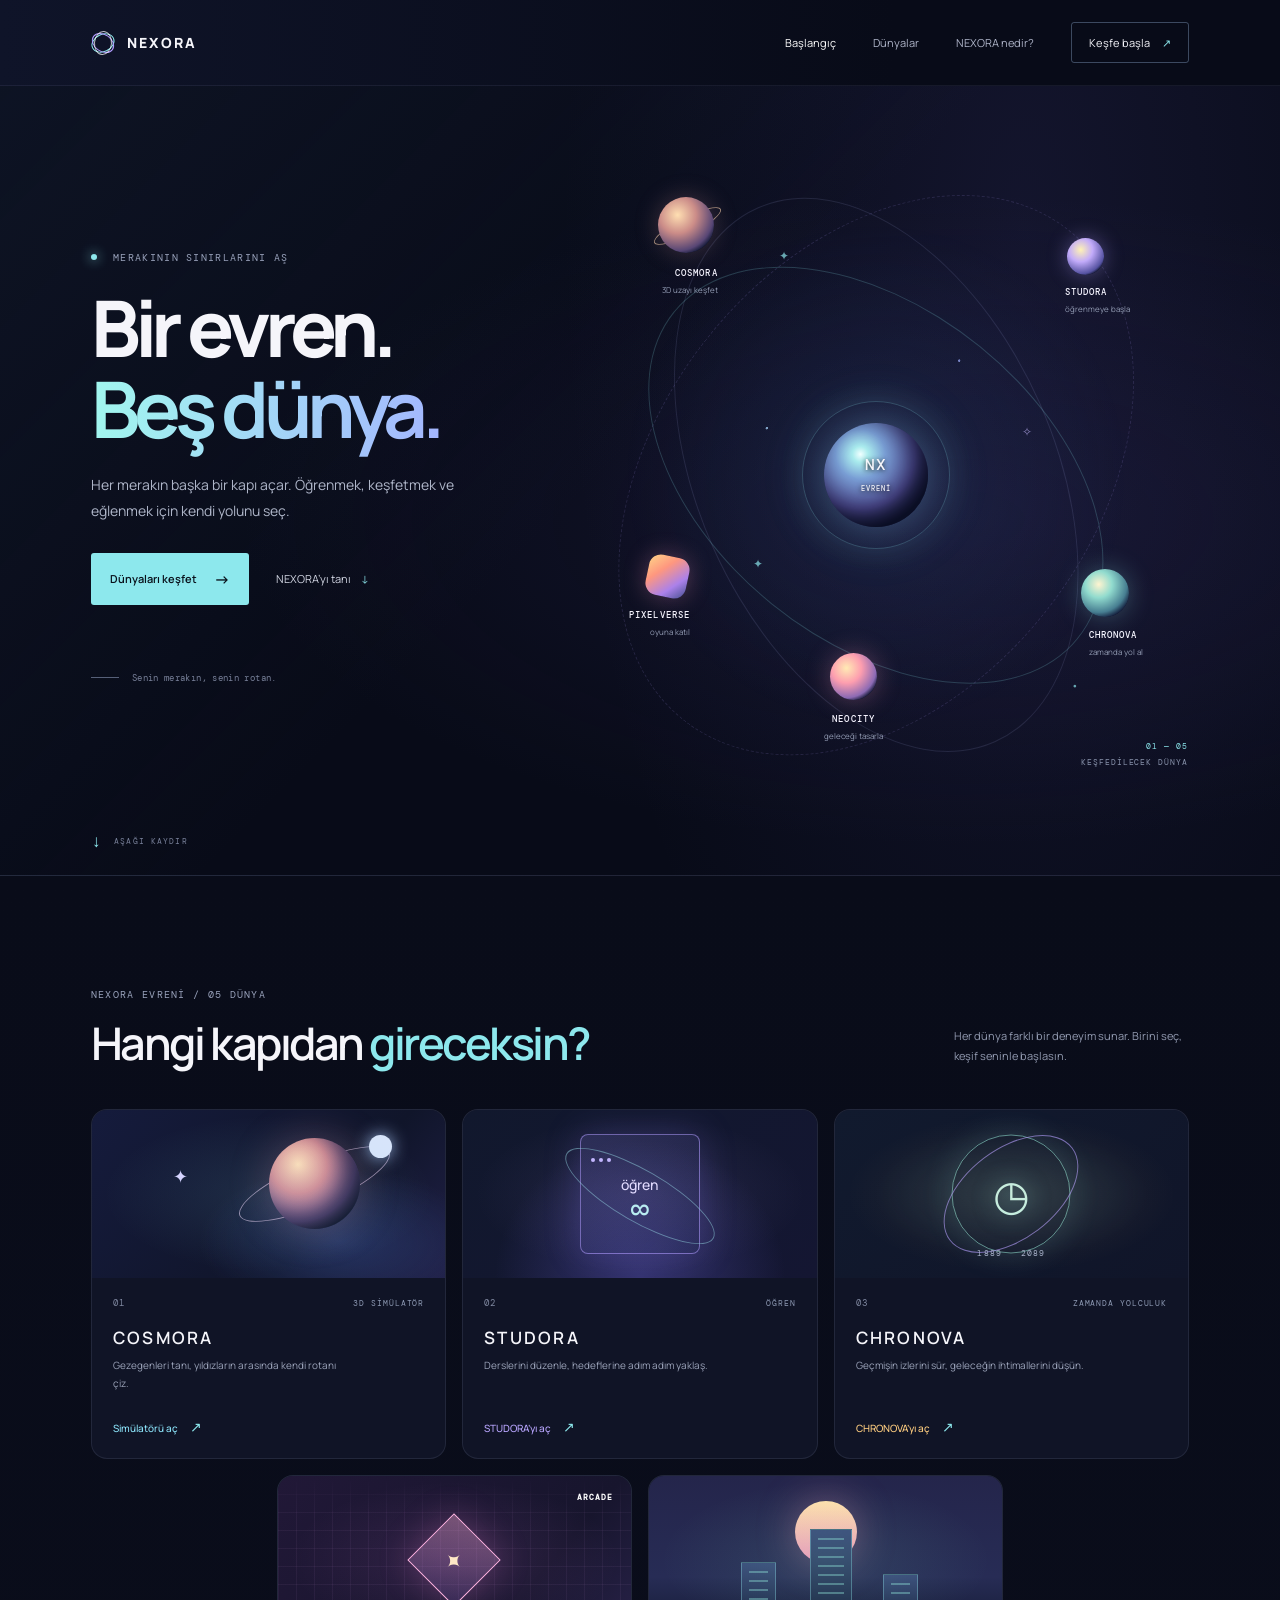
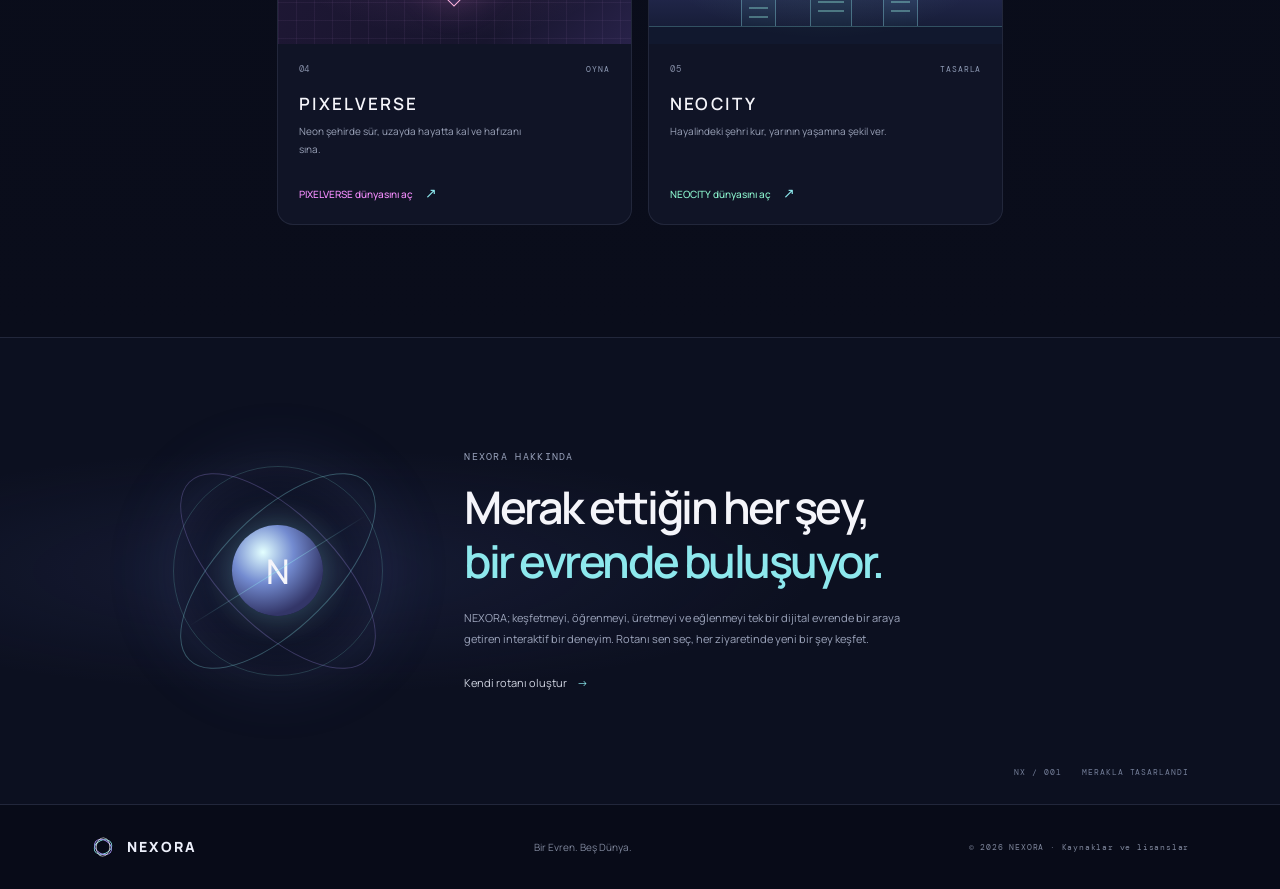
<file: index.html>
<!doctype html>
<html lang="tr">
<head>
  <meta charset="utf-8">
  <meta name="robots" content="noindex, nofollow">
  <meta name="viewport" content="width=device-width, initial-scale=1">
  <meta name="theme-color" content="#080b18">
  <meta name="description" content="NEXORA: Bir Evren. Beş Dünya. Keşfet, öğren, zamanda yolculuk yap ve oyna.">
  <title>NEXORA — Bir Evren. Beş Dünya.</title>
  <link rel="icon" href="assets/nexora-mark.svg" type="image/svg+xml">
  <link rel="preconnect" href="https://fonts.googleapis.com">
  <link rel="preconnect" href="https://fonts.gstatic.com" crossorigin>
  <link href="https://fonts.googleapis.com/css2?family=DM+Mono:wght@400;500&family=Manrope:wght@400;500;600;700;800&display=swap" rel="stylesheet">
  <link rel="stylesheet" href="styles.css?v=02g">
  <link rel="stylesheet" href="final.css?v=07"><script src="script.js?v=07" defer></script>
</head>
<body>
<div class="site-shell">
    <header class="topbar">
      <a class="brand" href="#baslangic" aria-label="NEXORA ana sayfa">
        <span class="brand-mark" aria-hidden="true"><span></span><span></span><span></span></span>
        <span>NEXORA</span>
      </a>
      <button class="menu-toggle" type="button" aria-expanded="false" aria-controls="main-nav" aria-label="Menüyü aç">
        <span></span><span></span>
      </button>
      <nav class="nav" id="main-nav" aria-label="Ana menü">
        <a class="nav-link active" href="#baslangic">Başlangıç</a>
        <a class="nav-link" href="#dunyalar">Dünyalar</a>
        <a class="nav-link" href="#hakkinda">NEXORA nedir?</a>
        <a class="nav-cta" href="#dunyalar">Keşfe başla <span aria-hidden="true">↗</span></a>
      </nav>
    </header>

    <main id="baslangic">
      <section class="hero" aria-labelledby="hero-title">
        <div class="hero-copy">
          <p class="eyebrow"><span class="status-dot"></span> MERAKININ SINIRLARINI AŞ</p>
          <h1 id="hero-title">Bir evren.<br><span>Beş dünya.</span></h1>
          <p class="hero-description">Her merakın başka bir kapı açar. Öğrenmek, keşfetmek ve eğlenmek için kendi yolunu seç.</p>
          <div class="hero-actions">
            <a class="button button-primary" href="#dunyalar">Dünyaları keşfet <span aria-hidden="true">→</span></a>
            <a class="text-link" href="#hakkinda">NEXORA’yı tanı <span aria-hidden="true">↓</span></a>
          </div>
          <div class="hero-note"><span class="note-line"></span><span>Senin merakın, senin rotan.</span></div>
        </div>

        <div class="universe" aria-label="Beş dünyayı bir araya getiren NEXORA evreni">
          <div class="universe-grid"></div>
          <div class="orbit orbit-one"></div><div class="orbit orbit-two"></div><div class="orbit orbit-three"></div>
          <div class="universe-core"><span class="core-glow"></span><span class="core-label">NX<br><small>EVRENİ</small></span></div>
          <a class="planet planet-cosmora" href="./cosmora/index.html" aria-label="COSMORA 3D uzay simülatörünü aç"><span class="planet-ring"></span><span class="planet-name">COSMORA</span><span class="planet-caption">3D uzayı keşfet</span></a>
          <a class="planet planet-studora" href="./studora/index.html" aria-label="STUDORA dünyasını keşfet"><span class="planet-name">STUDORA</span><span class="planet-caption">öğrenmeye başla</span></a>
          <a class="planet planet-chronova" href="./chronova/index.html" aria-label="CHRONOVA dünyasını keşfet"><span class="planet-name">CHRONOVA</span><span class="planet-caption">zamanda yol al</span></a>
          <a class="planet planet-pixelverse" href="./pixelverse/" aria-label="PIXELVERSE dünyasını keşfet"><span class="planet-name">PIXELVERSE</span><span class="planet-caption">oyuna katıl</span></a>
          <a class="planet planet-neocity" href="./neocity/" aria-label="NEOCITY dünyasını keşfet"><span class="planet-name">NEOCITY</span><span class="planet-caption">geleceği tasarla</span></a>
          <span class="star star-a">✦</span><span class="star star-b">✧</span><span class="star star-c">✦</span><span class="star star-d">·</span>
          <div class="orbit-caption"><span>01 — 05</span><span>KEŞFEDİLECEK DÜNYA</span></div>
        </div>
        <a class="scroll-cue" href="#dunyalar"><span class="scroll-icon">↓</span> AŞAĞI KAYDIR</a>
      </section>

      <section class="worlds section-pad" id="dunyalar" aria-labelledby="worlds-title">
        <div class="section-heading">
          <div><p class="eyebrow">NEXORA EVRENİ / 05 DÜNYA</p><h2 id="worlds-title">Hangi kapıdan <span>gireceksin?</span></h2></div>
          <p class="section-intro">Her dünya farklı bir deneyim sunar. Birini seç, keşif seninle başlasın.</p>
        </div>
        <div class="world-grid">
          <article class="world-card card-cosmora" data-world-card="COSMORA">
            <div class="card-art art-space"><span class="art-orbit"></span><span class="art-planet"></span><span class="art-moon"></span><span class="art-star">✦</span></div>
            <div class="card-content"><div class="card-kicker"><span>01</span><span class="card-tag">3D SİMÜLATÖR</span></div><h3>COSMORA</h3><p>Gezegenleri tanı, yıldızların arasında kendi rotanı çiz.</p><a class="card-link" href="./cosmora/index.html">Simülatörü aç <span>↗</span></a></div>
          </article>
          <article class="world-card card-studora" data-world-card="STUDORA">
            <div class="card-art art-study"><span class="study-window"><i></i><i></i><i></i><b>öğren<br><em>∞</em></b></span><span class="study-orbit"></span></div>
            <div class="card-content"><div class="card-kicker"><span>02</span><span class="card-tag">ÖĞREN</span></div><h3>STUDORA</h3><p>Derslerini düzenle, hedeflerine adım adım yaklaş.</p><a class="card-link" href="./studora/index.html">STUDORA’yı aç <span>↗</span></a></div>
          </article>
          <article class="world-card card-chronova" data-world-card="CHRONOVA">
            <div class="card-art art-time"><span class="time-ring ring-a"></span><span class="time-ring ring-b"></span><span class="time-core">◷</span><span class="time-tick">1889&nbsp;&nbsp; 2089</span></div>
            <div class="card-content"><div class="card-kicker"><span>03</span><span class="card-tag">ZAMANDA YOLCULUK</span></div><h3>CHRONOVA</h3><p>Geçmişin izlerini sür, geleceğin ihtimallerini düşün.</p><a class="card-link" href="./chronova/index.html">CHRONOVA’yı aç <span>↗</span></a></div>
          </article>
          <article class="world-card card-pixelverse" data-world-card="PIXELVERSE">
            <div class="card-art art-pixel"><span class="pixel-grid"></span><span class="pixel-cube">✦</span><span class="pixel-score"><b>ARCADE</b></span></div>
            <div class="card-content"><div class="card-kicker"><span>04</span><span class="card-tag">OYNA</span></div><h3>PIXELVERSE</h3><p>Neon şehirde sür, uzayda hayatta kal ve hafızanı sına.</p><a class="card-link" href="./pixelverse/">PIXELVERSE dünyasını aç <span>↗</span></a></div>
          </article>
          <article class="world-card card-neocity" data-world-card="NEOCITY">
            <div class="card-art art-city"><span class="city-sun"></span><span class="tower tower-one"></span><span class="tower tower-two"></span><span class="tower tower-three"></span><span class="city-road"></span></div>
            <div class="card-content"><div class="card-kicker"><span>05</span><span class="card-tag">TASARLA</span></div><h3>NEOCITY</h3><p>Hayalindeki şehri kur, yarının yaşamına şekil ver.</p><a class="card-link" href="./neocity/">NEOCITY dünyasını aç <span>↗</span></a></div>
          </article>
        </div>
      </section>

      <section class="manifesto section-pad" id="hakkinda" aria-labelledby="about-title">
        <div class="manifesto-mark" aria-hidden="true"><span class="mark-orbit"></span><span class="mark-core">N</span></div>
        <div class="manifesto-copy"><p class="eyebrow">NEXORA HAKKINDA</p><h2 id="about-title">Merak ettiğin her şey,<br><span>bir evrende buluşuyor.</span></h2><p>NEXORA; keşfetmeyi, öğrenmeyi, üretmeyi ve eğlenmeyi tek bir dijital evrende bir araya getiren interaktif bir deneyim. Rotanı sen seç, her ziyaretinde yeni bir şey keşfet.</p><a class="text-link" href="#dunyalar">Kendi rotanı oluştur <span aria-hidden="true">→</span></a></div>
        <div class="manifesto-index"><span>NX / 001</span><span>MERAKLA TASARLANDI</span></div>
      </section>
    </main>

    <footer class="footer"><a class="brand footer-brand" href="#baslangic"><span class="brand-mark" aria-hidden="true"><span></span><span></span><span></span></span><span>NEXORA</span></a><p>Bir Evren. Beş Dünya.</p><span class="footer-copy">© 2026 NEXORA · <a href="https://github.com/Swotayle/nexora-preview/blob/main/LICENSES.md">Kaynaklar ve lisanslar</a></span></footer>
  </div>

</body>
</html>
</file>
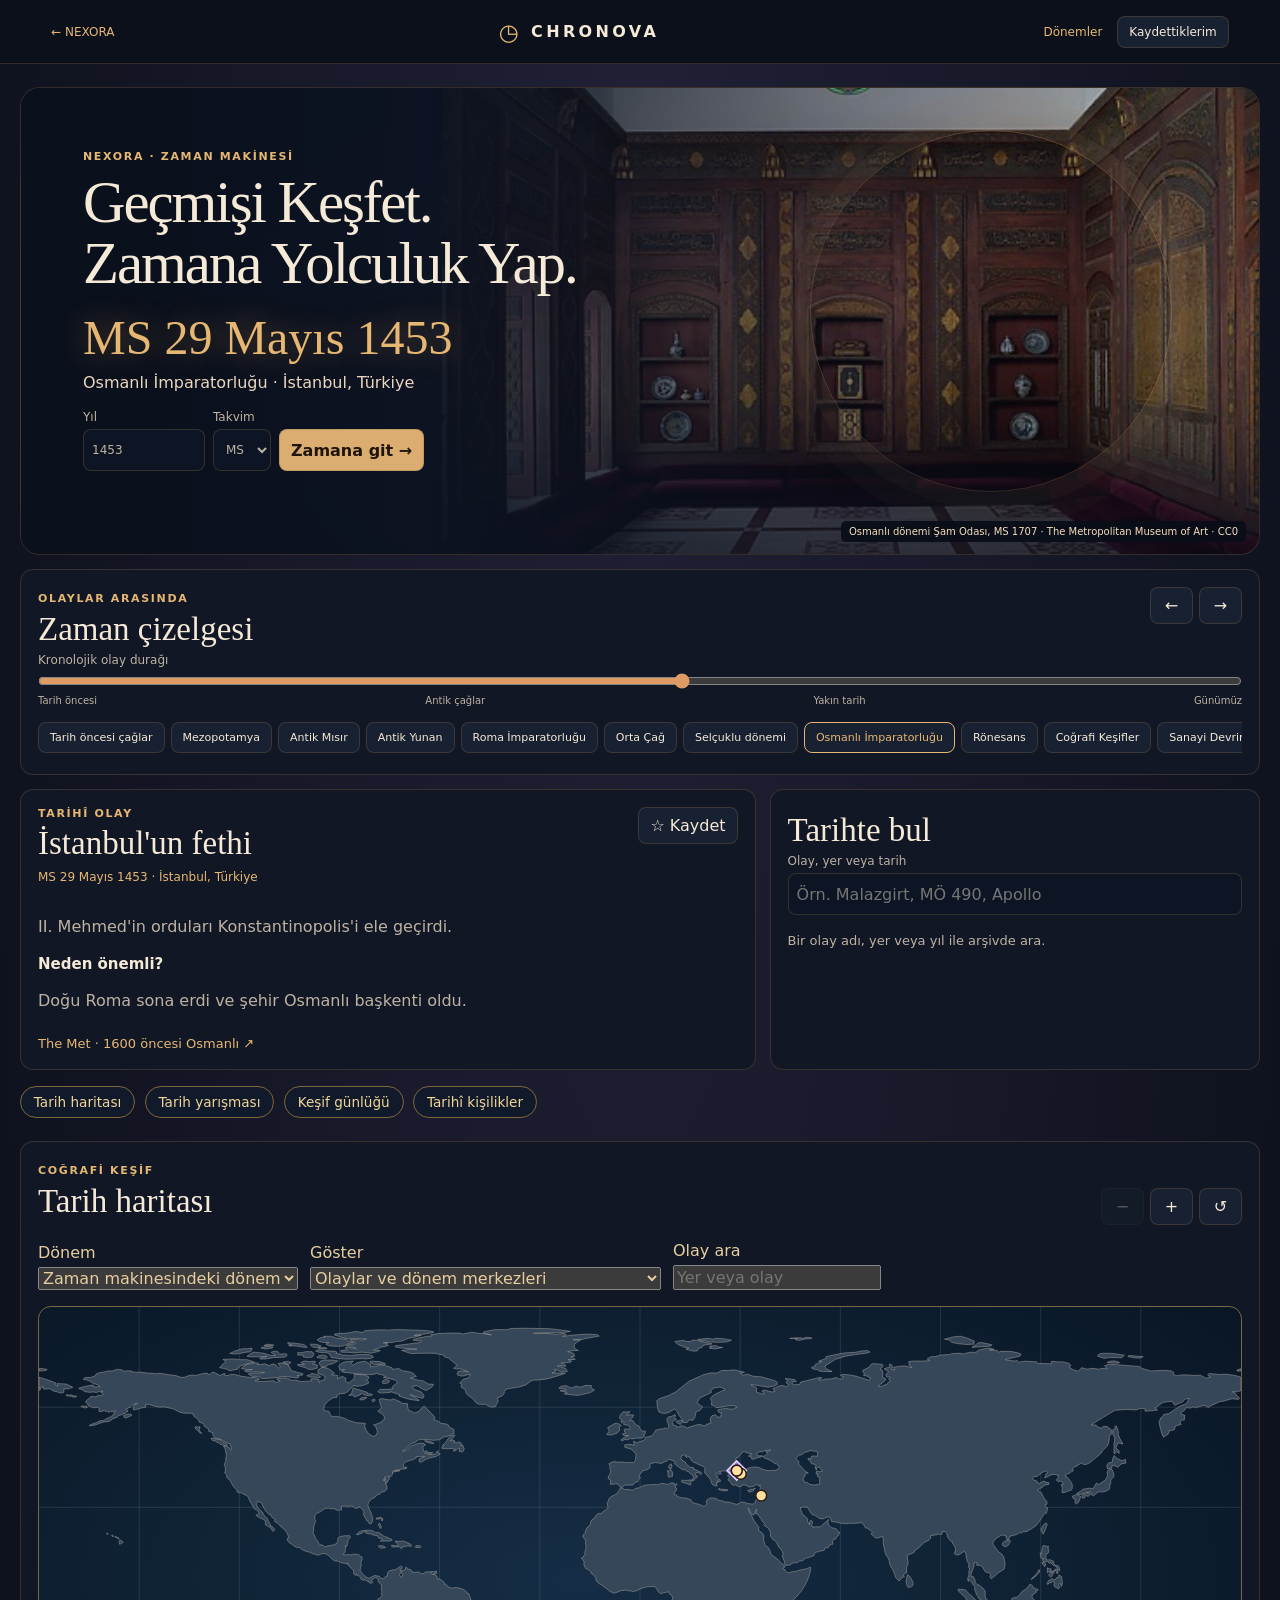
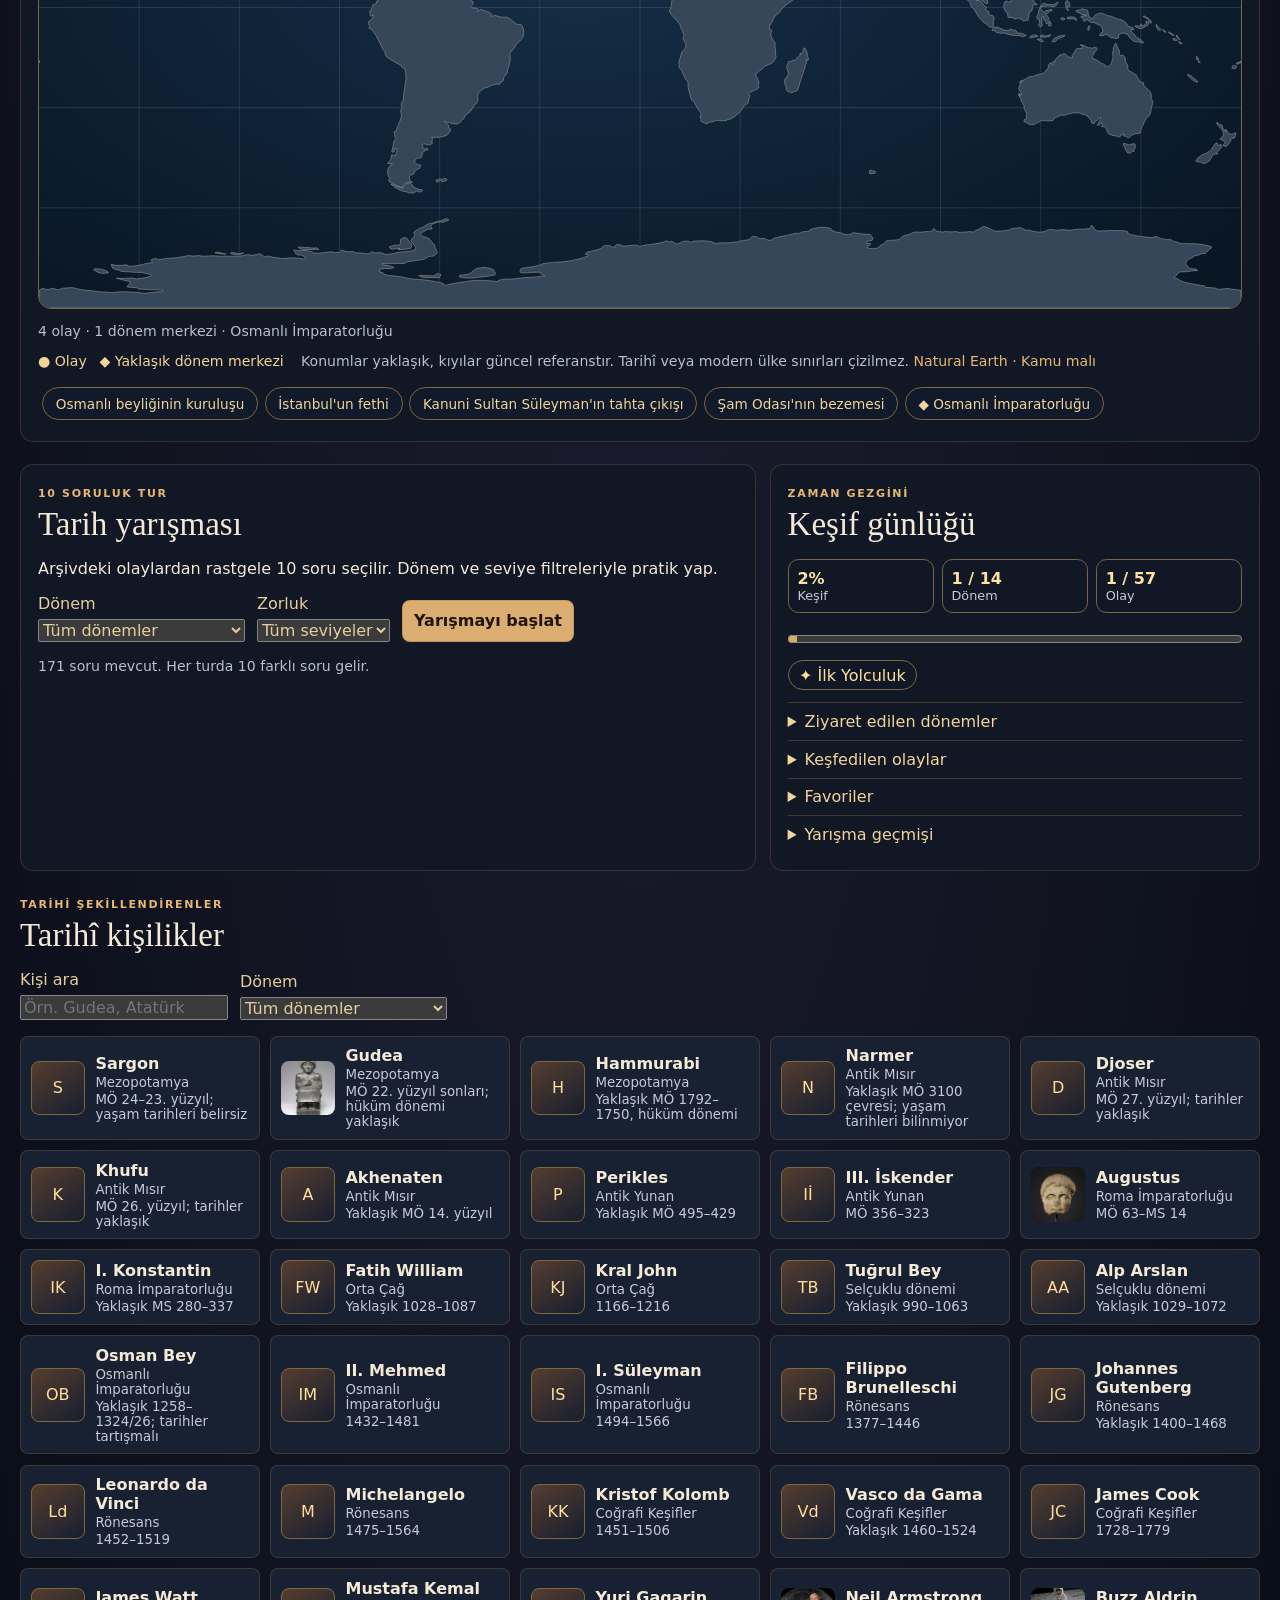
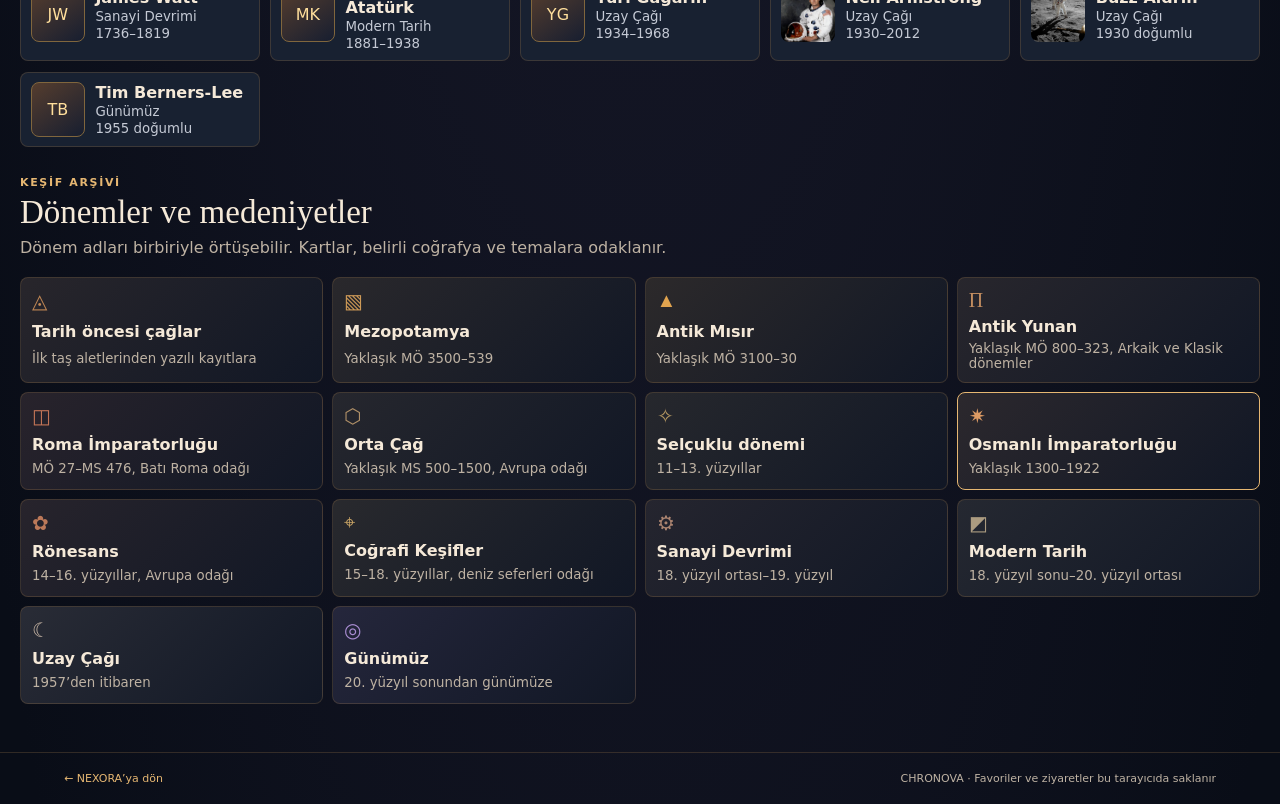
<file: chronova/index.html>
<!doctype html>
<html lang="tr">
<head>
<meta charset="utf-8"><meta name="viewport" content="width=device-width,initial-scale=1"><meta name="robots" content="noindex,nofollow">
<title>CHRONOVA — NEXORA Zaman Yolculuğu</title>
<link rel="icon" href="../assets/nexora-mark.svg"><link rel="stylesheet" href="chronova.css">
<script src="history-data.js" defer></script><script src="chronova.js?v=04b" defer></script>
<link rel="stylesheet" href="explore.css?v=04b"><script src="explore-data.js?v=04b" defer></script><script src="explore.js?v=04b" defer></script>
</head>
<body>
<header class="top"><a class="home" href="../index.html">← NEXORA</a><a class="brand" href="#main"><span aria-hidden="true">◷</span> CHRONOVA</a><nav aria-label="Arşiv"><a href="#eras">Dönemler</a><button id="openArchive">Kaydettiklerim</button></nav></header>
<main id="main">
<section class="machine" aria-labelledby="title">
<div class="scene-image"><img id="periodImage" alt="" hidden><span id="sceneSymbol" aria-hidden="true"></span></div><div class="scene-shade"></div>
<div class="scene-content"><div class="eyebrow">NEXORA · ZAMAN MAKİNESİ</div><h1 id="title">Geçmişi Keşfet.<br>Zamana Yolculuk Yap.</h1><div class="date-display" id="displayYear"></div><p class="location" id="displayEra"></p>
<form class="jump" id="jumpForm"><label>Yıl<input id="year" name="year" type="number" min="1" max="4000000" step="1" required></label><label>Takvim<select id="calendar"><option value="BC">MÖ</option><option value="AD">MS</option></select></label><button class="primary">Zamana git <span aria-hidden="true">→</span></button></form><p id="jumpError" class="status" role="status"></p>
</div><a id="imageCredit" class="credit" target="_blank" rel="noopener" hidden></a><small id="visualNote" class="credit" hidden>Temsili dönem simgesi</small>
</section>
<section class="timeline panel" aria-labelledby="timelineTitle">
<header><div><span class="eyebrow">OLAYLAR ARASINDA</span><h2 id="timelineTitle">Zaman çizelgesi</h2></div><div class="arrows"><button id="previous" aria-label="Önceki olaya git">←</button><button id="next" aria-label="Sonraki olaya git">→</button></div></header>
<label class="range-label" for="timeline">Kronolojik olay durağı</label><input id="timeline" type="range" min="0" value="0"><div class="range-labels"><span>Tarih öncesi</span><span>Antik çağlar</span><span>Yakın tarih</span><span>Günümüz</span></div>
<div id="stops" class="stops"></div>
</section>
<div class="reading">
<section class="panel event" aria-labelledby="eventTitle"><header><div><div class="eyebrow" id="eventContext">TARİHÎ OLAY</div><h2 id="eventTitle"></h2><p class="meta" id="eventMeta"></p></div><button id="favorite" aria-pressed="false">☆ Kaydet</button></header><p id="description"></p><h3>Neden önemli?</h3><p id="significance"></p><a id="eventSource" class="source" target="_blank" rel="noopener">Kaynak ↗</a></section>
<section class="panel lookup" aria-labelledby="searchTitle"><h2 id="searchTitle">Tarihte bul</h2><label for="search">Olay, yer veya tarih</label><input id="search" type="search" placeholder="Örn. Malazgirt, MÖ 490, Apollo"><div id="results" aria-live="polite"></div></section>
</div>
<nav class="explore-nav" aria-label="Keşif bölümleri"><a href="#harita">Tarih haritası</a><a href="#yarisma">Tarih yarışması</a><a href="#gunluk">Keşif günlüğü</a><a href="#kisiler">Tarihî kişilikler</a></nav><section class="panel world-panel" id="harita" aria-labelledby="mapTitle">
<header><div><span class="eyebrow">COĞRAFİ KEŞİF</span><h2 id="mapTitle">Tarih haritası</h2></div><div class="arrows"><button id="mapMinus" aria-label="Uzaklaştır">−</button><button id="mapPlus" aria-label="Yakınlaştır">+</button><button id="mapReset" aria-label="Haritayı sıfırla">↺</button></div></header>
<div class="world-filters"><label>Dönem<select id="mapPeriod"></select></label><label>Göster<select id="mapLayer"><option value="both">Olaylar ve dönem merkezleri</option><option value="events">Yalnızca olaylar</option><option value="periods">Yalnızca medeniyet ve dönem merkezleri</option></select></label><label>Olay ara<input id="mapQuery" type="search" placeholder="Yer veya olay"></label></div>
<div class="world-viewport"><svg id="worldMap" viewBox="0 0 1000 500" role="group" tabindex="0" aria-label="Dünya haritası. Sürükle veya ok tuşlarını kullan."><g id="worldLayer"><path id="worldGrid"></path><path id="worldLand"></path><g id="worldPins"></g></g></svg></div>
<p id="mapStatus" class="muted" aria-live="polite"></p>
<p class="map-legend"><span>● Olay</span><span>◆ Yaklaşık dönem merkezi</span> Konumlar yaklaşık, kıyılar güncel referanstır. Tarihî veya modern ülke sınırları çizilmez. <a href="https://www.naturalearthdata.com/about/terms-of-use/" target="_blank" rel="noopener">Natural Earth · Kamu malı</a></p>
<div id="mapMatches" class="map-matches"></div>
</section>
<div class="reading exploration">
<section class="panel" id="yarisma" aria-labelledby="quizTitle"><span class="eyebrow">10 SORULUK TUR</span><h2 id="quizTitle">Tarih yarışması</h2>
<div id="quizSetup"><p>Arşivdeki olaylardan rastgele 10 soru seçilir. Dönem ve seviye filtreleriyle pratik yap.</p><div class="quiz-controls"><label>Dönem<select id="quizPeriod"></select></label><label>Zorluk<select id="quizLevel"><option value="">Tüm seviyeler</option><option>Kolay</option><option>Orta</option><option>Zor</option></select></label><button class="primary" id="quizStart">Yarışmayı başlat</button></div><p id="quizAvailability" class="muted"></p></div>
<div id="quizRound" hidden></div><div id="quizResult" hidden></div></section>
<section class="panel" id="gunluk" aria-labelledby="journalTitle"><span class="eyebrow">ZAMAN GEZGİNİ</span><h2 id="journalTitle">Keşif günlüğü</h2><div id="journalStats"></div><progress id="exploreProgress" max="100" value="0" aria-label="Keşif yüzdesi"></progress><div id="journalBadges"></div>
<details><summary>Ziyaret edilen dönemler</summary><div id="journalPeriods"></div></details><details><summary>Keşfedilen olaylar</summary><div id="journalEvents"></div></details><details><summary>Favoriler</summary><div id="journalFavorites"></div></details><details><summary>Yarışma geçmişi</summary><div id="journalRuns"></div></details></section>
</div>
<section class="eras" id="kisiler" aria-labelledby="peopleTitle"><span class="eyebrow">TARİHİ ŞEKİLLENDİRENLER</span><h2 id="peopleTitle">Tarihî kişilikler</h2><div class="world-filters"><label>Kişi ara<input type="search" id="peopleQuery" placeholder="Örn. Gudea, Atatürk"></label><label>Dönem<select id="peoplePeriod"></select></label></div><div id="peopleGrid"></div></section>
<section class="eras" id="eras" aria-labelledby="eraTitle"><div class="eyebrow">KEŞİF ARŞİVİ</div><h2 id="eraTitle">Dönemler ve medeniyetler</h2><p>Dönem adları birbiriyle örtüşebilir. Kartlar, belirli coğrafya ve temalara odaklanır.</p><div id="eraGrid"></div></section>
</main>
<dialog id="detail" aria-labelledby="detailTitle"><header><h2 id="detailTitle"></h2><button id="closeDetail" aria-label="Pencereyi kapat">×</button></header><div id="detailBody"></div></dialog>
<footer><a href="../index.html">← NEXORA’ya dön</a><span>CHRONOVA · Favoriler ve ziyaretler bu tarayıcıda saklanır</span></footer>
</body></html>
</file>
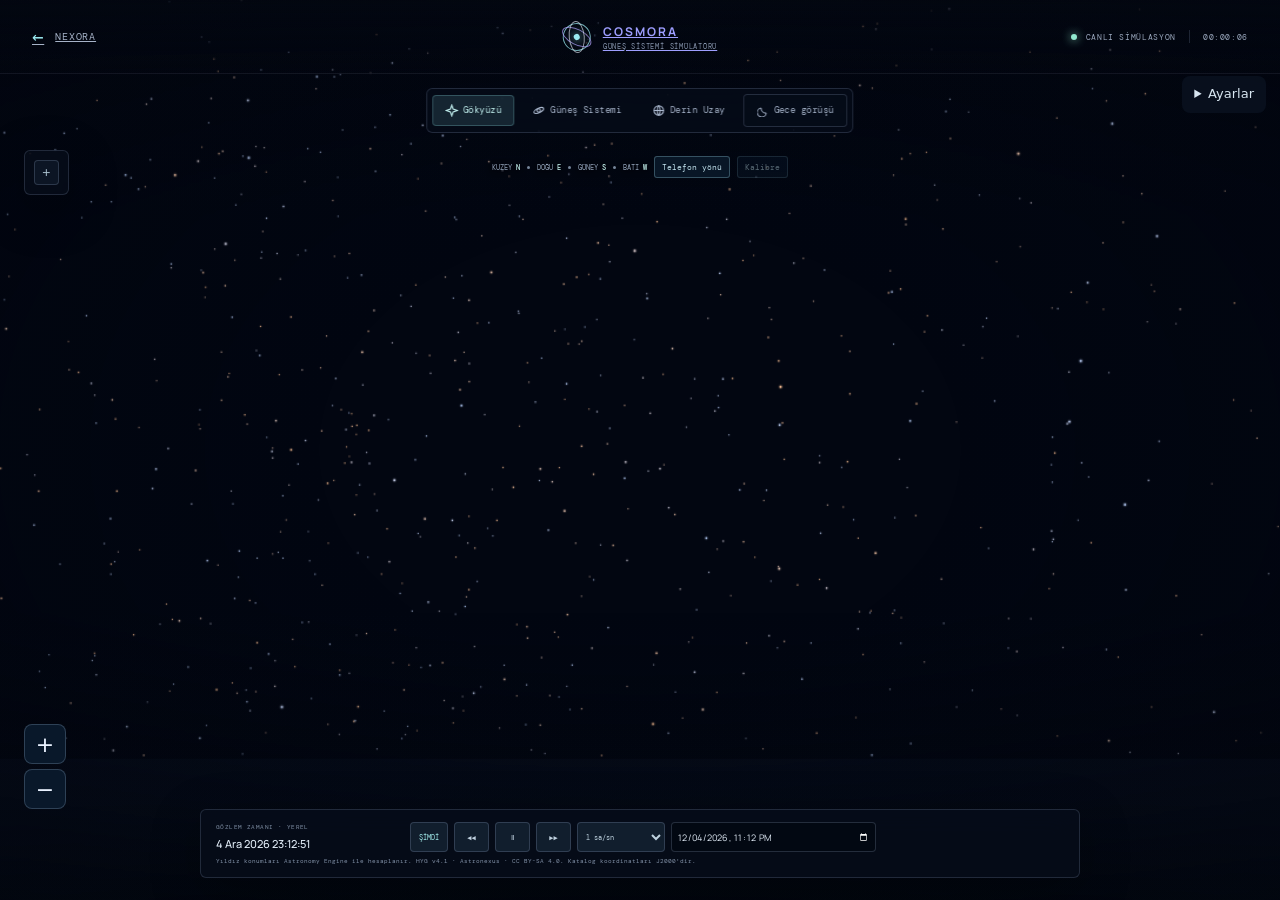
<file: cosmora/index.html>
<!doctype html>
<html lang="tr">
<head>
  <meta charset="utf-8">
  <meta name="viewport" content="width=device-width, initial-scale=1, viewport-fit=cover">
  <meta name="theme-color" content="#030711">
  <meta name="description" content="COSMORA: Güneş Sistemi'ni 3D olarak keşfet, gezegenleri incele ve simülasyon hızını değiştir.">
  <meta name="robots" content="noindex,nofollow">
  <title>COSMORA — 3D Güneş Sistemi | NEXORA</title>
  <link rel="icon" href="../assets/nexora-mark.svg" type="image/svg+xml">
  <link rel="stylesheet" href="cosmora.css?v=02g"><link rel="stylesheet" href="mobile-controls.css?v=02g-4">
  <script type="importmap">
    {"imports":{"three":"./vendor/three/build/three.module.js","three/addons/":"./vendor/three/examples/jsm/"}}
  </script>
  <script>
    const fallbackReasons = {
      file: ['Yerel web sunucusu gerekli','COSMORA modülleri dosya adresinden açılamıyor. NEXORA ana sayfasına dönebilirsin.'],
      webgl: ['WebGL kullanılamıyor','3D sahne açılamadı. NEXORA ana sayfasına dön veya WebGL destekleyen bir tarayıcıda yeniden aç.'],
      context: ['3D bağlantısı kesildi','Tarayıcı 3D bağlamını geri yükleyene kadar çizim durdu. Sorun sürerse sayfayı yenile.'],
      astronomy: ['Astronomi kütüphanesi yüklenemedi','Gökyüzü hesaplamaları kullanılamıyor. Güneş Sistemi yüklenmişse çalışmaya devam eder.'],
      module: ['COSMORA modülü yüklenemedi','Three.js bağlantısı veya bir sahne modülü yüklenemedi. Sayfayı yenileyebilir veya NEXORA ana sayfasına dönebilirsin.']
    };
    let fallbackReason, pendingReason;
    function cosmoraModuleFallback(reason='module') {
      if(location.protocol==='file:')reason='file';
      if(fallbackReason&&reason==='module')return;
      const panel=document.getElementById('fallback');
      if(!panel){pendingReason=reason;return;}
      fallbackReason=reason;
      const [title,detail]=fallbackReasons[reason]??fallbackReasons.module;
      document.getElementById('loading')?.classList.add('hidden');
      panel.querySelector('h2').textContent=title;
      panel.querySelector('p').textContent=detail;
      panel.hidden=false;
    }
    function cosmoraClearFallback(reason) {
      if(fallbackReason===reason){document.getElementById('fallback').hidden=true;fallbackReason=null;}
    }
    document.addEventListener('DOMContentLoaded',()=>{if(pendingReason)cosmoraModuleFallback(pendingReason);});
    window.addEventListener('error', event => {
      if(event.target instanceof HTMLScriptElement&&event.target.type==='module')cosmoraModuleFallback();
      else if(event.error&&/WebGL/i.test(event.message))cosmoraModuleFallback('webgl');
    },true);
    window.addEventListener('unhandledrejection',()=>cosmoraModuleFallback());
  </script>
  <script src="./vendor/astronomy-engine/astronomy.browser.min.js" onerror="cosmoraModuleFallback('astronomy')"></script>
  <script type="module" src="cosmora.js?v=02g-17"></script>
  <script type="module" src="cosmora-astronomy.js?v=02g-18e"></script>
  <script type="module" src="cosmora-deepspace.js?v=02g-18e"></script>
  <link rel="stylesheet" href="astronomy.css?v=02g">
  <link rel="stylesheet" href="deepspace.css?v=02g-2">
  <link rel="stylesheet" href="flight.css?v=02g-4">
  <link rel="stylesheet" href="mobile-polish.css?v=02g-4">
<link rel="stylesheet" href="experience.css?v=02g-18c"></head>
<body>
  <main class="simulator" id="simulator"><details class="advanced"><summary>Ayarlar</summary><label><input id="diagnostics" type="checkbox"> Performans göstergeleri</label><label><input id="venusRadar" type="checkbox"> Venüs radar yüzeyi</label><small>Gezegen haritaları: <a href="https://www.solarsystemscope.com/textures/">Solar System Scope</a> · <a href="https://creativecommons.org/licenses/by/4.0/">CC BY 4.0</a><br>Venüs radarı: NASA/JPL-Caltech<br>Samanyolu: ESO/S. Brunier</small></details>
    <div class="space" id="space" aria-label="Etkileşimli 3D Güneş Sistemi"></div>
    <div class="vignette" aria-hidden="true"></div>

    <header class="topbar">
      <a class="back-link" href="../index.html" aria-label="NEXORA ana sayfasına dön"><span>←</span><span class="back-label">NEXORA</span></a>
      <a class="cosmora-brand" href="#simulator"><span class="brand-orbit"><i></i></span><span><b>COSMORA</b><small>GÜNEŞ SİSTEMİ SİMÜLATÖRÜ</small></span></a>
      <div class="top-status"><span class="live-dot"></span><span>CANLI SİMÜLASYON</span><span class="top-divider"></span><span id="clock">00:00:00</span></div>
    </header>

    <section class="intro" aria-label="Simülasyon bilgisi">
      <p class="eyebrow">NEXORA EVRENİ <span>/</span> COSMORA</p>
      <h1>Güneş Sistemi</h1>
      <p>Bir gezegen seç. Yaklaş, izle, merak et.</p>
    </section>

    <div class="scale-note"><span class="scale-icon">◎</span><span>GÖRSEL ÖLÇEK AYARLANDI</span><button id="scaleInfo" type="button" aria-label="Ölçek bilgisi">i</button></div>

    <aside class="planet-panel glass" aria-label="Gezegen seçimi">
      <div class="panel-heading"><span class="eyebrow">SİSTEMDEKİ CİSİMLER</span><span class="count-pill">09</span></div>
      <button class="body-row active" type="button" data-body="sun"><span class="body-dot sun-dot"></span><span>Güneş</span><small>YILDIZ</small></button>
      <button class="body-row" type="button" data-body="mercury"><span class="body-dot mercury-dot"></span><span>Merkür</span><small>01</small></button>
      <button class="body-row" type="button" data-body="venus"><span class="body-dot venus-dot"></span><span>Venüs</span><small>02</small></button>
      <button class="body-row" type="button" data-body="earth"><span class="body-dot earth-dot"></span><span>Dünya</span><small>03</small></button>
      <button class="body-row" type="button" data-body="mars"><span class="body-dot mars-dot"></span><span>Mars</span><small>04</small></button>
      <button class="body-row" type="button" data-body="jupiter"><span class="body-dot jupiter-dot"></span><span>Jüpiter</span><small>05</small></button>
      <button class="body-row" type="button" data-body="saturn"><span class="body-dot saturn-dot"></span><span>Satürn</span><small>06</small></button>
      <button class="body-row" type="button" data-body="uranus"><span class="body-dot uranus-dot"></span><span>Uranüs</span><small>07</small></button>
      <button class="body-row" type="button" data-body="neptune"><span class="body-dot neptune-dot"></span><span>Neptün</span><small>08</small></button>
      <div class="panel-hint"><span class="hint-cursor">⌖</span> İncelemek için bir gezegen seç</div>
    </aside>

    <aside class="info-panel glass" id="infoPanel" aria-live="polite" aria-label="Seçili gök cismi bilgileri">
      <div class="info-top"><span class="eyebrow" id="bodyType">MERKEZ YILDIZ</span><button class="icon-button close-info" id="closeInfo" type="button" aria-label="Bilgi panelini kapat">×</button></div>
      <h2 id="bodyName">Güneş</h2>
      <p class="body-summary" id="bodyDescription">Sistemin merkezindeki yıldız. Işığı ve kütleçekimi, gezegenlerin yolculuğunu şekillendirir.</p>
      <div class="fact-grid">
        <div class="fact"><span>ÇAP</span><b id="diameter">1.392.700 km</b></div>
        <div class="fact"><span>KÜTLE</span><b id="mass">1,989 × 10³⁰ kg</b></div>
        <div class="fact"><span>GÜNEŞ'E ORT. UZAKLIK</span><b id="distance">—</b></div>
        <div class="fact"><span>YÖRÜNGE SÜRESİ</span><b id="year">—</b></div>
        <div class="fact"><span>DÖNÜŞ SÜRESİ</span><b id="day">≈ 25 gün (ekvator)</b></div>
        <div class="fact"><span>ORT. SICAKLIK</span><b id="temperature">≈ 5.500 °C*</b></div>
        <div class="fact"><span>YER ÇEKİMİ</span><b id="gravity">274 m/s²</b></div>
        <div class="fact"><span>UYDULAR</span><b id="moons">Gezegenleri etkiler</b></div>
      </div>
      <div class="panel-foot"><span class="info-marker">i</span><span id="factFoot">Güneş bir gezegen değildir; yıldız olarak modellenmiştir.</span></div>
    </aside>

    <div class="scene-tools" aria-label="Kamera araçları">
      <button class="icon-button" id="overviewBtn" type="button" title="Genel bakış" aria-label="Genel bakışa dön">⌂</button>
      <button class="icon-button" id="followBtn" type="button" title="Takibi aç veya kapat" aria-label="Gezegen takibini aç veya kapat">⌖</button>
      <button class="icon-button" id="fullscreenBtn" type="button" title="Tam ekran" aria-label="Tam ekranı aç">⛶</button>
    </div>

    <section class="control-dock glass" aria-label="Simülasyon kontrolleri">
      <div class="play-controls">
        <button class="play-button" id="playBtn" type="button" aria-label="Simülasyonu duraklat" title="Başlat / duraklat"><span id="playGlyph">Ⅱ</span></button>
        <div class="speed-readout"><small>ZAMAN HIZI</small><strong id="speedReadout">1.0×</strong></div>
        <button class="step-button" id="slowerBtn" type="button" aria-label="Zamanı yavaşlat">−</button>
        <input id="speedRange" class="speed-range" type="range" min="0" max="5" step="1" value="2" aria-label="Zaman hızı">
        <button class="step-button" id="fasterBtn" type="button" aria-label="Zamanı hızlandır">+</button>
      </div>
      <div class="dock-divider"></div>
      <label class="scale-control"><span>YÖRÜNGE ARALIĞI</span><input id="distanceRange" type="range" min="0.65" max="1.65" step="0.05" value="1"><b id="distanceValue">1.00×</b></label>
      <label class="scale-control size-control"><span>GEZEGEN BOYUTU</span><input id="sizeRange" type="range" min="0.7" max="2.2" step="0.1" value="1"><b id="sizeValue">1.0×</b></label>
      <div class="dock-divider second-divider"></div>
      <div class="toggle-controls">
        <label class="switch-label"><input id="orbitsToggle" type="checkbox" checked><span class="switch"></span><span>Yörüngeler</span></label>
        <label class="switch-label"><input id="labelsToggle" type="checkbox" checked><span class="switch"></span><span>İsimler</span></label>
      </div>
      <div class="dock-actions">
        <button class="text-button" id="cinemaBtn" type="button" title="Sinematik görünümü aç">◉ <span>SİNEMATİK</span></button>
        <label class="text-button">Grafik <select id="qualityBtn" aria-label="Güneş Sistemi grafik kalitesi"></select></label>
        <button class="reset-button" id="resetBtn" type="button" title="Ayarları sıfırla">↻ SIFIRLA</button>
      </div>
    </section>

    <div class="camera-hint"><span>SÜRÜKLE</span> döndür <i></i><span>TEKERLEK</span> yakınlaş <i></i><span>W A S D</span> hareket</div>
    <div class="loading" id="loading"><span class="loader-orbit"><i></i></span><b>COSMORA</b><span>GÜNEŞ SİSTEMİ HAZIRLANIYOR</span></div>
    <div class="fallback glass" id="fallback" role="alert" hidden><span class="fallback-icon">◉</span><h2>3D görünüm bu cihazda açılamadı</h2><p>Tarayıcıda WebGL desteği kapalı veya kullanılamıyor. WebGL destekleyen güncel bir tarayıcıda yeniden deneyebilir ya da simülatörün kontrol panelini kullanabilirsin.</p><a href="../index.html">NEXORA ana sayfasına dön</a><button type="button" onclick="location.reload()">Yenile</button><button type="button" onclick="this.parentElement.hidden=true">Kapat</button></div>
    <div class="toast" id="toast" role="status" aria-live="polite"></div>
    <div class="mobile-body-picker"><label for="mobileBody">GÖK CİSMİ SEÇ</label><select id="mobileBody"><option value="sun">Güneş</option><option value="mercury">Merkür</option><option value="venus">Venüs</option><option value="earth">Dünya</option><option value="mars">Mars</option><option value="jupiter">Jüpiter</option><option value="saturn">Satürn</option><option value="uranus">Uranüs</option><option value="neptune">Neptün</option></select></div>
    <footer class="sim-footer"><span>NEXORA <i>·</i> COSMORA</span><span>MODEL: GÖRSELLEŞTİRİLMİŞ ÖLÇEK <i>·</i> BİLİMSEL VERİLER KAYNAKLI</span></footer>

    <dialog class="notice-dialog glass" id="noticeDialog"><button class="icon-button notice-close" type="button" aria-label="Kapat">×</button><p class="eyebrow">MODEL HAKKINDA</p><h2>Bir keşif modeli</h2><p>Güneş Sistemi modunda gezegen çapları ve uzaklıkları görünürlük için ayrı görsel ölçeklerde gösterilir; yörüngeler yaklaşık daireseldir ve bu mod efemeris değildir. Gökyüzü modunda seçili tarih ve konum için yıldızların ufuk koordinatları ile Güneş, Ay ve gezegen konumları Astronomy Engine ile hesaplanır. Yıldız kataloğundaki koordinatlar J2000 dönemindedir.</p><p>Gökyüzü zaman akışı seçili tarihi ileri veya geri taşır. Sonuçlar profesyonel gözlem yazılımının yerine geçmez; yıldız özdevinimi, yerel arazi ufku ve ışık kirliliği modellenmez. Görsel ölçek ve bilimsel hesaplama kipleri bu nedenle ayrı tutulmuştur.</p></dialog>
  </main>
  <script>
    const cinemaShell=document.querySelector('.simulator');
    const cinemaExit=document.createElement('button');
    cinemaExit.type='button';cinemaExit.className='cinema-exit';cinemaExit.textContent='Sinematikten çık';cinemaExit.hidden=true;
    cinemaShell.append(cinemaExit);
    const syncCinema=()=>{cinemaExit.hidden=!(cinemaShell.classList.contains('cinematic')||
      document.querySelector('#deepSpace.visible.cinematic-deep'));};
    const cinemaObserver=new MutationObserver(syncCinema);
    cinemaObserver.observe(cinemaShell,{childList:true,subtree:true,attributes:true,attributeFilter:['class']});
    cinemaExit.onclick=()=>{
      (document.querySelector('#deepSpace.visible.cinematic-deep #cinematicTravel')||document.getElementById('cinemaBtn'))?.click();
    };
    window.addEventListener('pagehide',event=>{if(!event.persisted)cinemaObserver.disconnect();});
  </script>
</body>
</html>
</file>
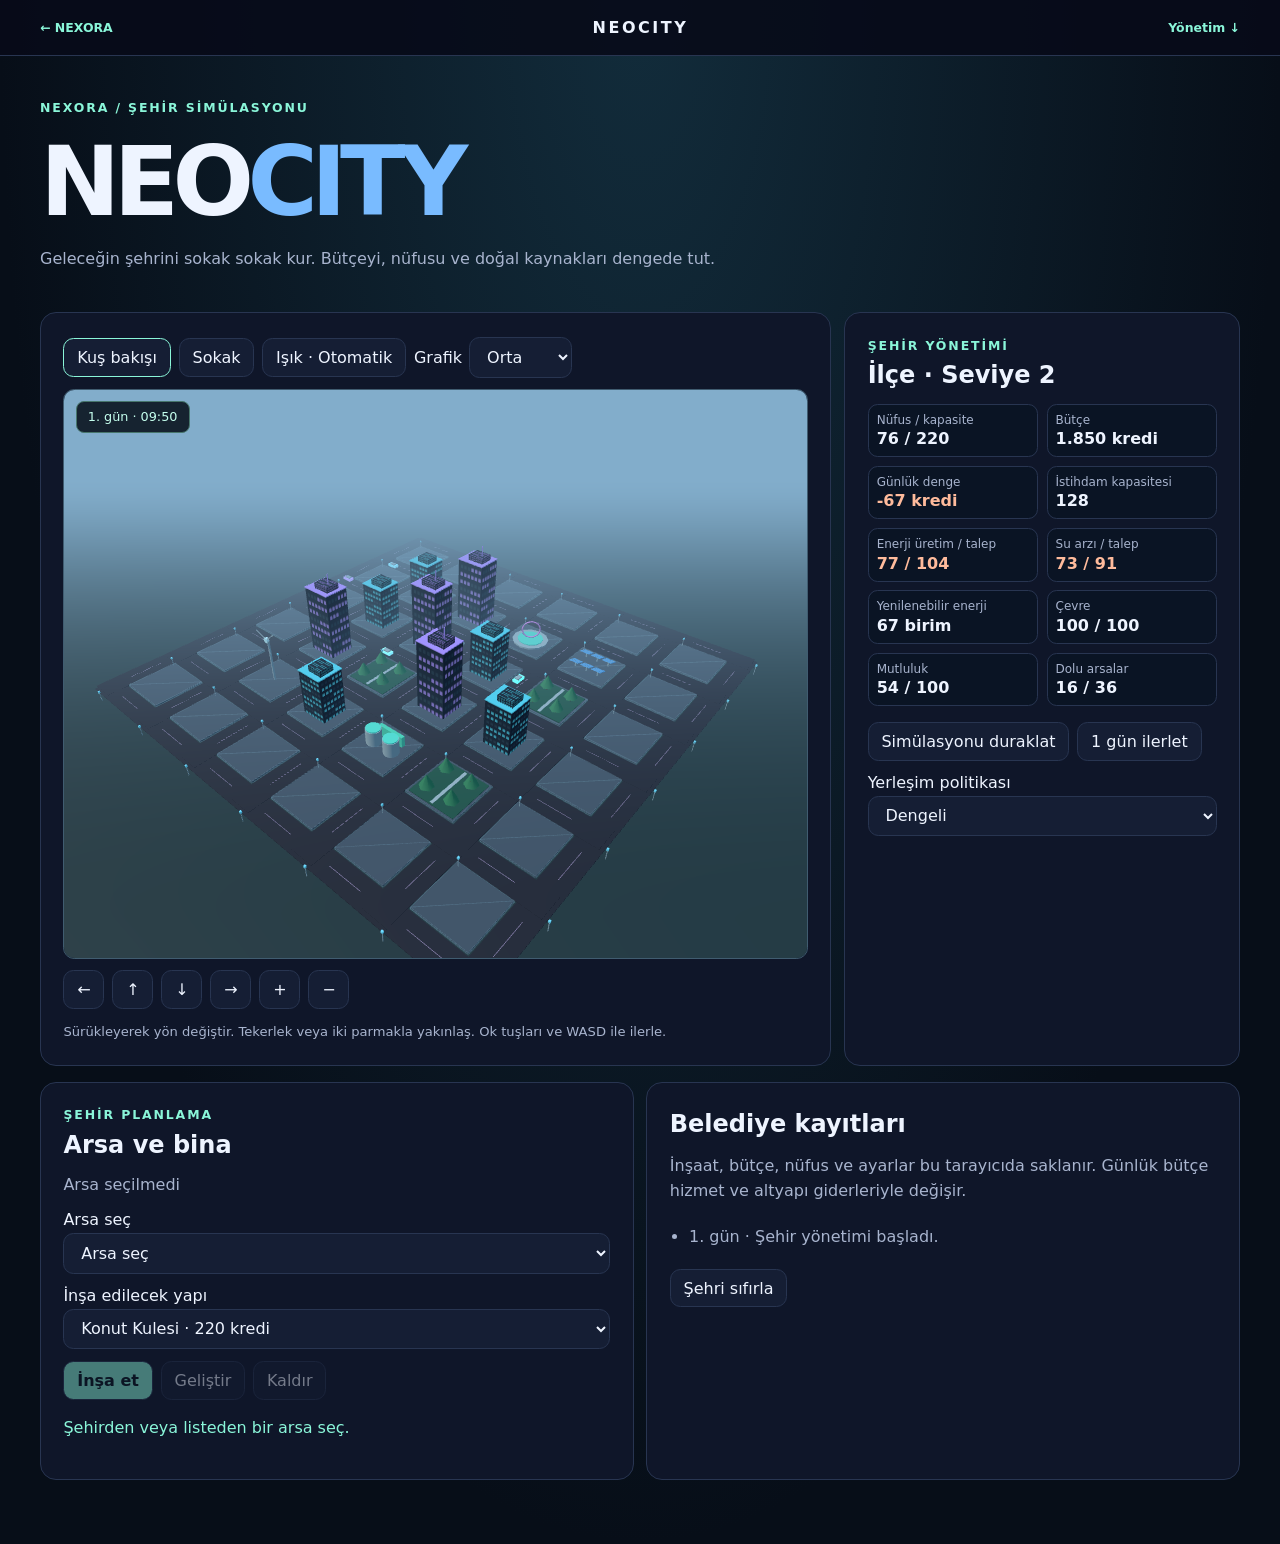
<file: neocity/index.html>
<!doctype html>
<html lang="tr"><head><meta charset="utf-8"><meta name="viewport" content="width=device-width,initial-scale=1"><meta name="robots" content="noindex,nofollow"><title>NEOCITY — NEXORA</title><link rel="icon" href="../assets/nexora-mark.svg"><link rel="stylesheet" href="../worlds.css"><link rel="stylesheet" href="city.css"><script type="importmap">{"imports":{"three":"../cosmora/vendor/three/build/three.module.js"}}</script><script type="module" src="city.js"></script></head>
<body class="city"><header class="world-header"><a href="../#dunyalar">← NEXORA</a><strong>NEOCITY</strong><a href="#yonetim">Yönetim ↓</a></header><main>
<section class="intro"><p class="kicker">NEXORA / ŞEHİR SİMÜLASYONU</p><h1>NEO<span>CITY</span></h1><p>Geleceğin şehrini sokak sokak kur. Bütçeyi, nüfusu ve doğal kaynakları dengede tut.</p></section>
<div class="city-layout">
<section class="panel view-panel" aria-label="Üç boyutlu şehir">
<div class="actions view-tools"><button id="overview" aria-pressed="true">Kuş bakışı</button><button id="street" aria-pressed="false">Sokak</button><button id="lightMode">Işık · Otomatik</button><label>Grafik <select id="quality"><option value="low">Düşük</option><option value="medium" selected>Orta</option><option value="high">Yüksek</option></select></label></div>
<div id="viewport" tabindex="0" aria-label="3B şehir. Sürükleyerek bak, arsayı tıklayarak seç."><div class="view-label"><span id="cityClock"></span></div></div>
<div class="actions view-tools move-controls" aria-label="Kamera kontrolleri"><button data-move="left" aria-label="Sola">←</button><button data-move="up" aria-label="İleri">↑</button><button data-move="down" aria-label="Geri">↓</button><button data-move="right" aria-label="Sağa">→</button><button id="closer" aria-label="Yakınlaştır">+</button><button id="farther" aria-label="Uzaklaştır">−</button></div>
<p class="camera-help">Sürükleyerek yön değiştir. Tekerlek veya iki parmakla yakınlaş. Ok tuşları ve WASD ile ilerle.</p>
</section>
<aside class="panel management" id="yonetim"><p class="kicker">ŞEHİR YÖNETİMİ</p><h2 id="cityLevel">Şehir durumu</h2>
<dl id="stats"></dl>
<div class="actions"><button id="toggle">Simülasyonu duraklat</button><button id="nextDay">1 gün ilerlet</button></div>
<label class="policy">Yerleşim politikası<select id="populationPolicy"><option value="balanced">Dengeli</option><option value="growth">Göçü teşvik et</option><option value="quiet">Yeni yerleşimi sınırla</option></select></label>
</aside></div>
<div class="shelf"><section class="panel"><p class="kicker">ŞEHİR PLANLAMA</p><h2>Arsa ve bina</h2><div id="selection"></div>
<label class="policy">Arsa seç <select id="lot"></select></label><label class="policy">İnşa edilecek yapı <select id="building"></select></label>
<div class="actions"><button class="primary" id="build">İnşa et</button><button id="upgrade">Geliştir</button><button id="remove">Kaldır</button></div>
<p id="message" role="status">Şehirden veya listeden bir arsa seç.</p></section><section class="panel"><h2>Belediye kayıtları</h2><p>İnşaat, bütçe, nüfus ve ayarlar bu tarayıcıda saklanır. Günlük bütçe hizmet ve altyapı giderleriyle değişir.</p><ul id="activity"></ul><button id="reset">Şehri sıfırla</button></section></div>
</main></body></html>
</file>
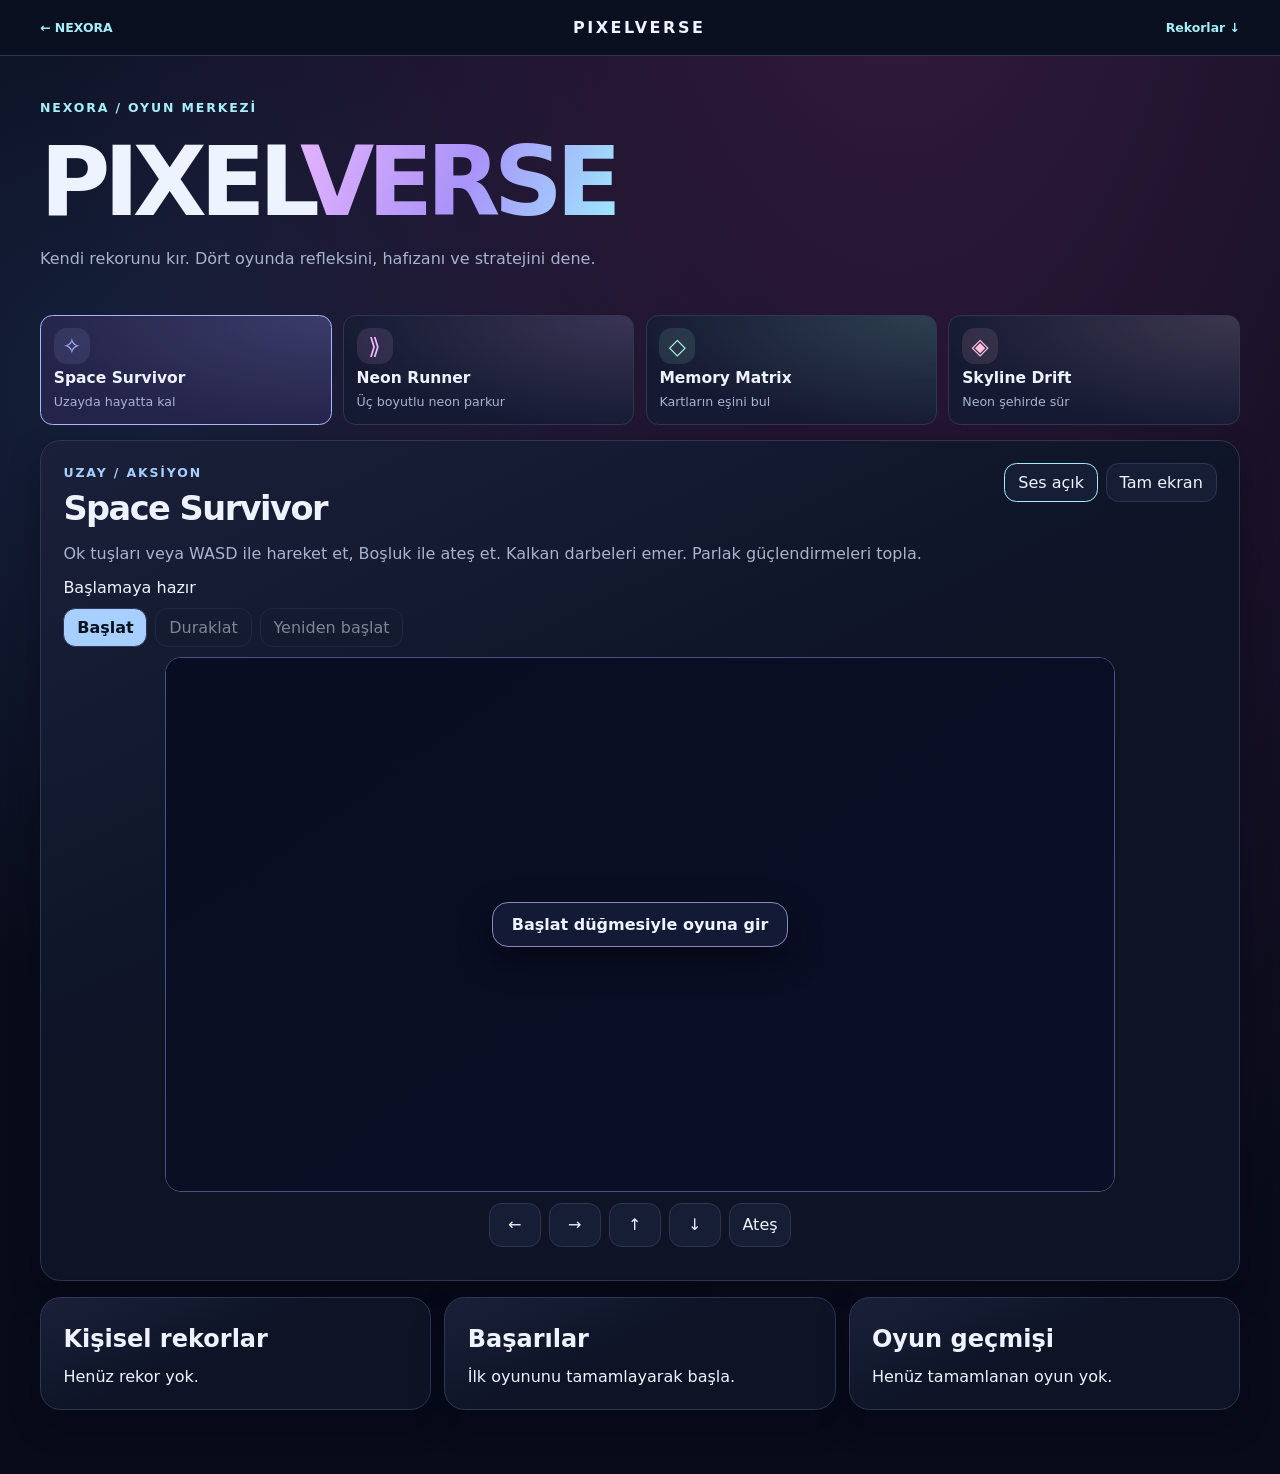
<file: pixelverse/index.html>
<!doctype html>
<html lang="tr"><head><meta charset="utf-8"><meta name="viewport" content="width=device-width,initial-scale=1"><meta name="robots" content="noindex,nofollow"><title>PIXELVERSE — NEXORA</title><link rel="icon" href="../assets/nexora-mark.svg"><link rel="stylesheet" href="../worlds.css"><link rel="stylesheet" href="pixel.css?v=05b"><script type="module" src="arcade.js?v=05b"></script></head>
<body class="arcade"><header class="world-header"><a href="../#dunyalar">← NEXORA</a><strong>PIXELVERSE</strong><a href="#records">Rekorlar ↓</a></header>
<main><section class="intro"><p class="kicker">NEXORA / OYUN MERKEZİ</p><h1>PIXEL<span>VERSE</span></h1><p>Kendi rekorunu kır. Dört oyunda refleksini, hafızanı ve stratejini dene.</p></section>
<nav class="game-select" aria-label="Oyun seçimi">
<button data-game="space" aria-pressed="true"><span>✧</span><strong>Space Survivor</strong><small>Uzayda hayatta kal</small></button>
<button data-game="runner" aria-pressed="false"><span>⟫</span><strong>Neon Runner</strong><small>Üç boyutlu neon parkur</small></button>
<button data-game="memory" aria-pressed="false"><span>◇</span><strong>Memory Matrix</strong><small>Kartların eşini bul</small></button>
<button data-game="drift" aria-pressed="false"><span>◈</span><strong>Skyline Drift</strong><small>Neon şehirde sür</small></button>
</nav>
<section class="panel play" id="play"><header><div><p class="kicker" id="genre"></p><h2 id="gameTitle"></h2></div><div class="actions"><button id="sound" aria-pressed="true">Ses açık</button><button id="fullscreen">Tam ekran</button></div></header>
<p id="instructions"></p><div id="options"></div><div id="hud" class="hud" aria-label="Oyun göstergeleri"></div>
<div class="actions" id="controls"><button id="start" class="primary">Başlat</button><button id="pause" disabled>Duraklat</button><button id="restart" disabled>Yeniden başlat</button></div>
<div class="stage"><canvas id="board" width="800" height="450" aria-label="Oyun alanı" tabindex="0"></canvas><div id="runner" hidden></div><div id="memory" hidden></div><div id="overlay"><div><strong id="status" role="status"></strong></div></div></div>
<div id="touch" class="actions" aria-label="Dokunmatik kontroller"></div>
</section>
<section class="shelf" id="records"><div class="panel"><h2>Kişisel rekorlar</h2><div id="bests"></div></div><div class="panel"><h2>Başarılar</h2><div id="badges"></div></div><div class="panel"><h2>Oyun geçmişi</h2><div id="history"></div></div></section></main></body></html>
</file>
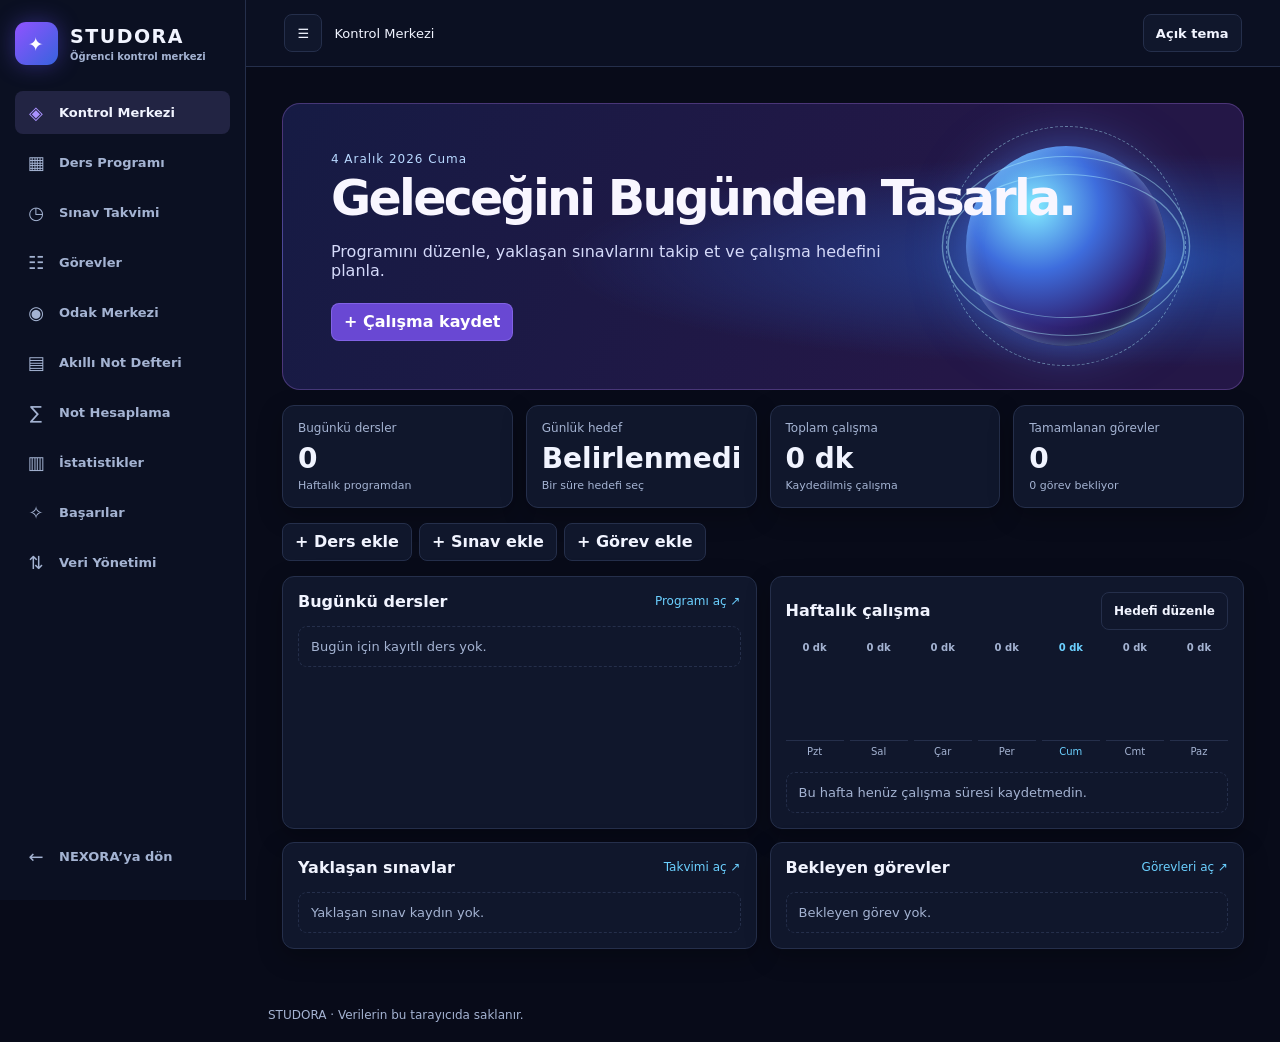
<file: studora/index.html>
<!doctype html>
<html lang="tr">
<head>
<meta charset="utf-8"><meta name="viewport" content="width=device-width,initial-scale=1"><meta name="robots" content="noindex,nofollow">
<title>STUDORA — Öğrenci Kontrol Merkezi</title>
<link rel="icon" href="../assets/nexora-mark.svg"><link rel="stylesheet" href="studora.css">
<link rel="stylesheet" href="focus-notes.css?v=03b">
<link rel="stylesheet" href="learning.css?v=03c"><script src="learning-model.js?v=03c" defer></script>
<script src="studora.js?v=03c" defer></script><script src="focus.js?v=03b" defer></script><script src="notes.js?v=03b" defer></script>
<script src="learning.js?v=03c" defer></script>
</head>
<body>
<div class="app" id="app">
<aside class="sidebar" id="sidebar">
<a class="brand" href="#merkez"><span class="brand-icon" aria-hidden="true">✦</span><span>STUDORA<small>Öğrenci kontrol merkezi</small></span></a>
<button type="button" class="icon mobile-close" id="closeMenu" aria-label="Menüyü kapat">×</button>
<nav aria-label="STUDORA bölümleri">
<a href="#merkez" aria-label="Kontrol Merkezi"><span aria-hidden="true">◈</span><b>Kontrol Merkezi</b></a>
<a href="#dersler" aria-label="Ders Programı"><span aria-hidden="true">▦</span><b>Ders Programı</b></a>
<a href="#sinavlar" aria-label="Sınav Takvimi"><span aria-hidden="true">◷</span><b>Sınav Takvimi</b></a>
<a href="#gorevler" aria-label="Görevler"><span aria-hidden="true">☷</span><b>Görevler</b></a>
<a href="#odak" aria-label="Odak Merkezi"><span aria-hidden="true">◉</span><b>Odak Merkezi</b></a>
<a href="#notlar" aria-label="Akıllı Not Defteri"><span aria-hidden="true">▤</span><b>Akıllı Not Defteri</b></a>
<a href="#not-hesaplama" aria-label="Not Hesaplama"><span aria-hidden="true">∑</span><b>Not Hesaplama</b></a>
<a href="#istatistikler" aria-label="İstatistikler"><span aria-hidden="true">▥</span><b>İstatistikler</b></a>
<a href="#basarilar" aria-label="Başarılar"><span aria-hidden="true">✧</span><b>Başarılar</b></a>
<a href="#veriler" aria-label="Veri Yönetimi"><span aria-hidden="true">⇅</span><b>Veri Yönetimi</b></a>
</nav>
<a class="back" aria-label="NEXORA’ya dön" href="../index.html"><span aria-hidden="true">←</span><b>NEXORA’ya dön</b></a>
</aside>
<div class="workspace">
<header class="top"><div><button class="icon" id="menu" type="button" aria-label="Menüyü daralt veya aç" aria-controls="sidebar">☰</button><span id="breadcrumb">Kontrol Merkezi</span></div><button id="theme" class="secondary" type="button">Açık tema</button></header>
<main id="main">
<section id="merkez" class="page">
<div class="hero"><div><div class="eyebrow" id="today"></div><h1>Geleceğini Bugünden Tasarla.</h1><p>Programını düzenle, yaklaşan sınavlarını takip et ve çalışma hedefini planla.</p><button data-add="study" class="primary">+ Çalışma kaydet</button></div><div class="orb" aria-hidden="true"><i></i><i></i><i></i></div></div>
<div class="stats" id="stats"></div>
<div class="quick"><button class="secondary" data-add="lessons">+ Ders ekle</button><button class="secondary" data-add="exams">+ Sınav ekle</button><button class="secondary" data-add="tasks">+ Görev ekle</button></div>
<div class="dashboard"><article class="panel"><header><h2>Bugünkü dersler</h2><a href="#dersler" aria-label="Ders Programı">Programı aç ↗</a></header><div id="todayLessons"></div></article>
<article class="panel"><header><h2>Haftalık çalışma</h2><button id="setGoal" class="secondary" data-add="goal">Hedefi düzenle</button></header><div id="chart"></div><details id="studyHistory" hidden><summary>Çalışma kayıtları</summary><div id="studyList"></div></details></article>
<article class="panel"><header><h2>Yaklaşan sınavlar</h2><a href="#sinavlar" aria-label="Sınav Takvimi">Takvimi aç ↗</a></header><div id="nextExams"></div></article>
<article class="panel"><header><h2>Bekleyen görevler</h2><a href="#gorevler" aria-label="Görevler">Görevleri aç ↗</a></header><div id="pendingTasks"></div></article></div>
</section>
<section id="dersler" class="page" hidden><div class="page-head"><div><h1>Ders Programı</h1><p>Haftalık derslerini gün ve saatlerine göre düzenle.</p></div><button class="primary" data-add="lessons">+ Ders ekle</button></div><div class="week" id="week"></div></section>
<section id="sinavlar" class="page" hidden><div class="page-head"><div><h1>Sınav Takvimi</h1><p>Tarihine göre sıralanan sınavlar ve arşivin.</p></div><button class="primary" data-add="exams">+ Sınav ekle</button></div><div id="examList"></div><details class="panel archive"><summary>Tamamlanan sınavlar <span id="archiveCount"></span></summary><div id="examArchive"></div></details></section>
<section id="gorevler" class="page" hidden><div class="page-head"><div><h1>Görevler</h1><p>Ödevlerini ve çalışma görevlerini yönet.</p></div><button class="primary" data-add="tasks">+ Görev ekle</button></div><div class="filters"><label>Ara<input id="search" type="search" placeholder="Görev veya ders ara"></label><label>Durum<select id="status"><option value="all">Tümü</option><option value="pending">Bekleyen</option><option value="done">Tamamlanan</option><option value="late">Geciken</option></select></label><label>Öncelik<select id="priority"><option value="all">Tümü</option><option value="high">Yüksek</option><option value="medium">Orta</option><option value="low">Düşük</option></select></label></div><div id="taskList"></div></section>
<section id="odak" class="page" hidden>
<div class="page-head"><div><h1>Odak Merkezi</h1><p>Tek bir derse odaklan. Bitirdiğin çalışma seansları hedefini ilerletsin.</p></div><button class="secondary" id="focusFullscreen" type="button">Tam ekran</button></div>
<div class="focus-layout">
<article class="panel focus-stage" id="focusStage">
<div class="mode-tabs" aria-label="Seans türü"><button data-phase="work">Çalışma</button><button data-phase="short">Kısa mola</button><button data-phase="long">Uzun mola</button></div>
<div class="focus-ring" id="focusRing"><div><span id="timerPhase"></span><strong id="timerClock" role="timer">25:00</strong><small id="timerStatus">Başlamaya hazır</small></div></div>
<div class="focus-actions"><button id="timerMain" class="primary">Başlat</button><button id="timerReset" class="secondary">Sıfırla</button><button id="focusExit" class="secondary" hidden>Tam ekrandan çık</button></div>
</article>
<article class="panel focus-settings"><h2>Seans ayarları</h2><label class="field">Ders<select id="focusCourse"></select></label>
<div class="duration-fields"><label class="field">Çalışma (dk)<input id="workMinutes" type="number" min="1" max="180"></label><label class="field">Kısa mola (dk)<input id="shortMinutes" type="number" min="1" max="180"></label><label class="field">Uzun mola (dk)<input id="longMinutes" type="number" min="1" max="180"></label></div>
<label class="sound"><input type="checkbox" id="focusSound"> Sesli bitiş bildirimi</label>
<p id="focusGoal" class="muted"></p><a href="#merkez">Günlük hedefi aç ↗</a></article>
<article class="panel focus-history"><header><h2>Tamamlanan seanslar</h2></header><div id="focusHistory"></div></article>
</div></section>
<section id="notlar" class="page" hidden>
<div class="page-head"><div><h1>Akıllı Not Defteri</h1><p>Ders notlarını düzenle ve önemli olanları el altında tut.</p></div><button class="primary" id="newNote">+ Yeni not</button></div>
<div class="notes-layout">
<article class="panel note-browser"><label class="field">Notlarda ara<input id="noteSearch" type="search" placeholder="Başlık veya içerik"></label>
<label class="field">Ders<select id="notesCategory"></select></label><label class="sound"><input type="checkbox" id="notesFavorites"> Yalnızca favoriler</label><div id="noteList"></div></article>
<article class="panel note-empty" id="noteEmpty"><h2>Notlarını burada tut</h2><p class="muted">Başlamak için yeni bir not oluştur veya listeden bir not seç.</p></article>
<article class="panel note-editor" id="noteEditor" hidden>
<label class="field">Başlık<input id="noteTitle" maxlength="120"></label>
<div class="note-meta"><label class="field">Ders<select id="noteCourse"></select></label><label class="field">Etiket<select id="noteColor"><option value="violet">Mor</option><option value="blue">Mavi</option><option value="mint">Yeşil</option><option value="amber">Turuncu</option></select></label></div>
<div class="note-toolbar" aria-label="Biçimlendirme"><button data-format="bold" type="button"><b>Kalın</b></button><button data-format="heading" type="button">Başlık</button><button data-format="bullet" type="button">• Liste</button><button data-format="check" type="button">☐ Kontrol listesi</button><button id="notePreviewToggle" type="button" aria-pressed="false">Önizle</button></div>
<label class="field" id="noteBodyField">İçerik<textarea id="noteBody" rows="12" maxlength="60000" placeholder="Notunu buraya yaz…"></textarea></label>
<div id="notePreview" class="note-preview" hidden></div>
<p id="noteDates" class="muted"></p><p class="muted" id="noteSaved" aria-live="polite"></p>
<div class="actions"><button class="mini" id="noteFavorite" aria-pressed="false">Favori</button><button class="mini" id="notePin" aria-pressed="false">Sabitle</button><button class="mini" id="noteExport">TXT indir</button><button class="mini danger" id="noteDelete">Sil</button></div>
</article>
</div></section>
<section id="not-hesaplama" class="page" hidden>
<div class="page-head"><div><h1>Not Hesaplama</h1><p>Ders notlarını hesapla ve AKTS ağırlıklı ortalamalarını takip et.</p></div><button class="primary" id="newGrade">+ Ders notu ekle</button></div>
<div id="gradeSummary" class="stats"></div>
<div class="panel grade-filter"><label class="field">Dönem ortalaması<select id="gradeTerm"></select></label></div>
<div class="grade-layout">
<article class="panel"><header><h2>Ders kayıtları</h2></header><div id="gradeList"></div></article>
<article class="panel" id="gradeCard"><h2 id="gradeEditTitle">Ders hesabı</h2>
<form id="gradeForm"><div class="grade-fields"><label class="field">Ders adı<input id="gradeName" required maxlength="120" list="gradeCourses"><datalist id="gradeCourses"></datalist></label><label class="field">Dönem<input id="gradePeriod" required maxlength="60" placeholder="2026 Güz"></label><label class="field">AKTS<input id="gradeEcts" type="number" required min="0.5" max="60" step="0.5" value="5"></label></div>
<div id="gradeParts"></div><p class="muted">Bütünleme notu girilirse finalin yerine geçer. Toplam ağırlık %100 olmalı.</p>
<div class="actions"><button class="secondary" id="addGradePart" type="button">+ Değerlendirme</button><button class="primary" type="submit">Ders notunu kaydet</button></div>
<p id="gradeFeedback" role="status"></p><div id="gradeResult"></div></form></article>
</div>
<details class="panel grade-policy"><summary>Geçme ve harf notu kuralları</summary><form id="gradeRulesForm">
<p class="muted">Eşikler 100 üzerinden. Başarısız ders en düşük harf notunu alır. Kural değişiklikleri tüm ders kayıtlarına uygulanır.</p>
<div class="grade-fields"><label class="field">Geçme notu<input id="gradePass" type="number" min="0" max="100" step="0.01" required></label><label class="field">Final alt sınırı<input id="gradeFinalMin" type="number" min="0" max="100" step="0.01" required></label></div><div id="gradeScale"></div>
<div class="actions"><button class="secondary" id="addGradeBand" type="button">+ Harf notu</button><button class="primary" type="submit">Kuralları kaydet</button></div><p id="rulesFeedback" role="status"></p>
</form></details></section>
<section id="istatistikler" class="page" hidden>
<div class="page-head"><div><h1>Çalışma İstatistikleri</h1><p>Pomodoro ve manuel çalışma kayıtlarının özeti.</p></div></div>
<div id="analyticsSummary" class="stats"></div>
<div class="insight-layout"><article class="panel"><header><h2>Çalışma eğilimi</h2><label class="field">Görünüm<select id="trendPeriod"><option value="day">Son 7 gün</option><option value="week">Son 8 hafta</option><option value="month">Son 6 ay</option></select></label></header>
<div id="trendChart"></div><p id="trendDetail" class="muted" aria-live="polite"></p></article>
<article class="panel"><header><h2>Ders dağılımı</h2></header><div id="courseBreakdown"></div></article></div>
</section>
<section id="basarilar" class="page" hidden>
<div class="page-head"><div><h1>Başarılar</h1><p>Çalışmaların, görevlerin ve günlük hedeflerin seviye ilerlemeni oluşturur.</p></div></div>
<article class="panel xp-panel"><div><h2 id="levelTitle"></h2><p id="xpTotal"></p></div><progress id="xpProgress" max="100" value="0" aria-label="Seviye ilerlemesi"></progress><small id="levelNext"></small></article>
<div id="xpBreakdown" class="stats"></div><div id="badgeGrid" class="badge-grid"></div>
</section>
<section id="veriler" class="page" hidden>
<div class="page-head"><div><h1>Veri Yönetimi</h1><p>Tarayıcıdaki STUDORA kayıtlarını yedekle ve geri yükle.</p></div></div>
<div class="insight-layout"><article class="panel"><h2>JSON yedeği</h2><p class="muted">Dersler, notlar, çalışma kayıtları ve ayarlar tek dosyada.</p><button class="primary" id="backupDownload">Yedeği indir</button></article>
<article class="panel"><h2>Yedeği geri yükle</h2><p class="muted">Dosya doğrulanır ve onayından sonra mevcut kayıtların üzerine yazılır.</p><label class="field">JSON dosyası<input type="file" id="backupFile" accept=".json,application/json"></label><p id="backupFeedback" role="status"></p></article></div>
</section>
</main>
<footer class="footer">STUDORA · Verilerin bu tarayıcıda saklanır.</footer>
</div>
</div>
<dialog id="editor" aria-labelledby="editorTitle"><form id="editorForm"><header><h2 id="editorTitle"></h2><button type="button" class="icon" id="closeEditor" aria-label="Pencereyi kapat">×</button></header><div id="fields"></div><p id="formError" class="form-error" role="alert" hidden></p><footer><button type="button" class="secondary" id="cancelEditor">Vazgeç</button><button class="primary" type="submit" id="save">Kaydet</button></footer></form></dialog>
<p id="notice" role="status" class="notice"></p>
</body>
</html>
</file>
<file: styles.css>
:root{color-scheme:dark;--bg:#080b18;--panel:#101529;--white:#f5f5fa;--muted:#9ca4bd;--line:rgba(183,194,235,.13);--cyan:#8de8ed;--violet:#b19bff;--font:'Manrope',Arial,sans-serif;--mono:'DM Mono',monospace}*{box-sizing:border-box}html{scroll-behavior:smooth;scroll-padding-top:90px}body{margin:0;background:var(--bg);color:var(--white);font-family:var(--font);-webkit-font-smoothing:antialiased}.site-shell{overflow:hidden;background:radial-gradient(ellipse at 80% 9%,rgba(84,76,164,.15),transparent 32%),var(--bg)}a{color:inherit;text-decoration:none}.topbar{height:86px;padding:0 7.1%;display:flex;align-items:center;justify-content:space-between;border-bottom:1px solid rgba(183,194,235,.08);position:relative;z-index:10}.brand{display:inline-flex;align-items:center;gap:12px;font-weight:800;letter-spacing:.16em;font-size:14px}.brand-mark{width:24px;height:24px;position:relative;display:inline-block;transform:rotate(-25deg)}.brand-mark span{position:absolute;inset:3px 0;border:1px solid var(--cyan);border-radius:50%}.brand-mark span:nth-child(2){transform:rotate(60deg);border-color:var(--violet)}.brand-mark span:nth-child(3){transform:rotate(120deg);border-color:rgba(255,255,255,.72)}.nav{display:flex;align-items:center;gap:37px}.nav-link{font-size:11px;color:#aeb4c8;transition:color .2s}.nav-link:hover,.nav-link.active{color:#fff}.nav-cta{border:1px solid rgba(160,194,234,.34);padding:12px 17px;border-radius:3px;font-size:11px;letter-spacing:.02em;transition:background .2s,border .2s}.nav-cta span{color:var(--cyan);margin-left:9px}.nav-cta:hover{background:rgba(141,232,237,.09);border-color:var(--cyan)}.menu-toggle{display:none}.hero{min-height:650px;height:min(790px,calc(100svh - 86px));max-height:800px;padding:0 7.1%;position:relative;display:grid;grid-template-columns:43% 57%;align-items:center;border-bottom:1px solid var(--line)}.hero-copy{position:relative;z-index:2;margin-top:-26px}.eyebrow{font:10px var(--mono);letter-spacing:.13em;color:#98a1ba;margin:0 0 23px}.status-dot{width:6px;height:6px;display:inline-block;border-radius:50%;background:#8de8ed;box-shadow:0 0 12px #8de8ed;margin-right:9px;vertical-align:1px}.hero h1{font-size:clamp(52px,6.1vw,85px);line-height:1.03;letter-spacing:-.075em;margin:0;font-weight:600}.hero h1 span{color:var(--cyan);font-weight:500}.hero-description{max-width:380px;color:#aeb5c8;font-size:14px;line-height:1.85;margin:24px 0 29px}.hero-actions{display:flex;align-items:center;gap:27px}.button{font:600 11px var(--font);display:inline-flex;align-items:center;gap:17px;padding:15px 19px;border:0;border-radius:3px;cursor:pointer}.button-primary{background:var(--cyan);color:#09111b;transition:transform .2s,background .2s}.button-primary:hover{background:#b6f7f3;transform:translateY(-2px)}.button-primary span{font-size:16px}.text-link{font-size:11px;color:#d0d4e1}.text-link span{color:var(--cyan);margin-left:8px}.hero-note{display:flex;align-items:center;gap:13px;color:#788099;font:9px var(--mono);letter-spacing:.04em;margin-top:67px}.note-line{width:28px;height:1px;background:#566078}.universe{position:relative;justify-self:center;width:min(53vw,650px);height:min(53vw,650px);min-height:490px;max-height:680px;margin-top:-12px}.universe-grid{position:absolute;inset:10%;border-radius:50%;background:radial-gradient(circle,rgba(32,40,75,.1),transparent 68%);opacity:.8}.orbit{position:absolute;left:50%;top:50%;border:1px solid rgba(160,172,224,.14);border-radius:50%;transform:translate(-50%,-50%) rotate(-24deg)}.orbit-one{width:55%;height:90%}.orbit-two{width:80%;height:51%;transform:translate(-50%,-50%) rotate(39deg);border-color:rgba(141,232,237,.2)}.orbit-three{width:96%;height:67%;transform:translate(-50%,-50%) rotate(-52deg);border-style:dashed;border-color:rgba(161,145,231,.17)}.universe-core{position:absolute;left:50%;top:50%;width:104px;height:104px;transform:translate(-50%,-50%);border-radius:50%;background:radial-gradient(circle at 35% 30%,#f0ffff 0,#a9ebed 8%,#799ed5 25%,#4f4b92 55%,#151a39 75%);box-shadow:0 0 43px rgba(128,190,231,.39),inset -12px -12px 27px rgba(5,8,26,.72);display:grid;place-items:center}.core-glow{position:absolute;inset:-22px;border:1px solid rgba(141,232,237,.22);border-radius:50%;box-shadow:0 0 45px rgba(141,232,237,.12)}.core-label{font:500 16px var(--mono);letter-spacing:.1em;text-align:center;position:relative;text-shadow:0 1px 5px #111}.core-label small{font-size:7px;letter-spacing:.17em}.planet{position:absolute;display:flex;flex-direction:column;gap:5px;z-index:1;transition:transform .25s,filter .25s}.planet:hover{transform:scale(1.08);filter:brightness(1.25)}.planet-name{font:500 9px var(--mono);letter-spacing:.12em;color:#f6f5ff}.planet-caption{font-size:8px;color:#929bb3}.planet-cosmora{left:17%;top:18%;align-items:flex-end}.planet-cosmora:before{content:'';width:56px;height:56px;position:absolute;top:-70px;right:4px;border-radius:50%;background:radial-gradient(circle at 35% 32%,#ffdfb2,#cb8c88 35%,#574675 68%,#171c3a 78%);box-shadow:0 0 25px rgba(224,161,164,.25)}.planet-ring{position:absolute;z-index:-1;width:75px;height:18px;border:1px solid rgba(255,215,176,.6);border-radius:50%;top:-50px;right:-7px;transform:rotate(-27deg)}.planet-studora{right:11%;top:21%}.planet-studora:before{content:'';width:37px;height:37px;position:absolute;top:-48px;left:2px;border-radius:50%;background:radial-gradient(circle at 37% 32%,#fff2b5,#c2abfa 35%,#5552a1 70%,#171b3b 78%);box-shadow:0 0 20px rgba(179,161,255,.38)}.planet-chronova{right:9%;bottom:22%}.planet-chronova:before{content:'';width:48px;height:48px;position:absolute;top:-60px;right:14px;border-radius:50%;background:radial-gradient(circle at 37% 32%,#fff4d0,#91dbce 30%,#477e91 63%,#131d3c 78%);box-shadow:0 0 26px rgba(141,232,237,.29)}.planet-pixelverse{left:12%;bottom:25%;align-items:flex-end}.planet-pixelverse:before{content:'';width:41px;height:41px;position:absolute;top:-53px;right:2px;border-radius:12px;background:linear-gradient(135deg,#ffd788,#fe977f 35%,#ab81ea 70%,#434f8d);box-shadow:0 0 23px rgba(249,157,194,.3);transform:rotate(12deg)}.planet-neocity{left:42%;bottom:9%;align-items:center}.planet-neocity:before{content:'';width:47px;height:47px;position:absolute;top:-60px;border-radius:50%;background:radial-gradient(circle at 35% 32%,#ffeab4,#fd9eaf 34%,#8c6ab4 67%,#1a1d3d 78%);box-shadow:0 0 26px rgba(240,149,186,.33)}.star{position:absolute;color:var(--cyan);font-size:12px;opacity:.7}.star-a{left:35%;top:15%}.star-b{right:26%;top:42%;color:#c4b8ff}.star-c{left:31%;bottom:35%}.star-d{right:19%;bottom:15%;font-size:25px}.orbit-caption{position:absolute;right:2%;bottom:5%;display:flex;flex-direction:column;gap:6px;text-align:right;font:8px var(--mono);color:#8993ac;letter-spacing:.12em}.orbit-caption span:first-child{color:var(--cyan)}.scroll-cue{position:absolute;bottom:23px;left:7.1%;display:flex;align-items:center;gap:12px;color:#788099;font:8px var(--mono);letter-spacing:.14em}.scroll-icon{color:var(--cyan);font-size:17px}.section-pad{padding:112px 7.1%}.worlds{background:linear-gradient(180deg,#090c19,#0a0d1b)}.section-heading{display:flex;justify-content:space-between;align-items:end;margin-bottom:39px}.section-heading .eyebrow{margin-bottom:15px}.section-heading h2,.manifesto h2{font-size:clamp(28px,3.6vw,45px);line-height:1.2;letter-spacing:-.055em;margin:0;font-weight:600}.section-heading h2 span,.manifesto h2 span{color:var(--cyan)}.section-intro{width:235px;color:#939bb1;font-size:11px;line-height:1.8;margin:0 0 4px}.world-grid{display:grid;grid-template-columns:repeat(6,1fr);gap:16px}.world-card{grid-column:span 2;background:#101426;border:1px solid rgba(190,200,240,.1);border-radius:5px;overflow:hidden;transition:transform .25s,border-color .25s,box-shadow .25s}.world-card:nth-child(4){grid-column:2/span 2}.world-card:hover,.world-card.selected{transform:translateY(-4px);border-color:rgba(141,232,237,.47);box-shadow:0 15px 45px rgba(0,0,0,.2)}.card-art{height:168px;position:relative;overflow:hidden;background:#11172d}.card-content{padding:19px 21px 21px}.card-kicker{display:flex;justify-content:space-between;align-items:center;color:#8089a1;font:9px var(--mono);letter-spacing:.1em}.card-tag{color:#8e9ab4;font-size:8px}.card-content h3{font-size:17px;letter-spacing:.13em;margin:17px 0 7px;font-weight:600}.card-content p{min-height:40px;color:#9ba3b9;font-size:10px;line-height:1.8;margin:0 0 19px;max-width:240px}.card-link{border:0;background:none;padding:0;color:#dce2ef;font:500 10px var(--font);cursor:pointer}.card-link span{color:var(--cyan);margin-left:10px;font-size:14px}.art-space{background:radial-gradient(ellipse at 70% 78%,rgba(57,86,156,.45),transparent 40%),linear-gradient(130deg,#151b3c,#10152a 65%,#202047)}.art-planet{position:absolute;width:91px;height:91px;right:24%;top:28px;border-radius:50%;background:radial-gradient(circle at 32% 29%,#ffddb7,#d58b94 32%,#705391 64%,#242747 78%);box-shadow:0 0 40px rgba(230,155,184,.27),inset -16px -13px 20px rgba(7,10,27,.58)}.art-orbit{position:absolute;width:163px;height:44px;border:1px solid rgba(228,200,232,.62);border-radius:50%;top:52px;right:14%;transform:rotate(-23deg)}.art-moon{position:absolute;width:23px;height:23px;border-radius:50%;background:#d7e4fa;right:15%;top:25px;box-shadow:0 0 17px #a1bdec}.art-star{position:absolute;left:23%;top:32%;color:#d9d3ff;font-size:18px}.art-study{background:radial-gradient(ellipse at 50% 100%,rgba(84,79,174,.5),transparent 58%),linear-gradient(140deg,#11182d,#141632)}.study-window{position:absolute;top:24px;left:50%;transform:translateX(-50%);width:120px;height:120px;border:1px solid rgba(177,155,255,.55);border-radius:8px;background:linear-gradient(145deg,rgba(151,137,255,.18),rgba(72,97,177,.07));box-shadow:0 0 37px rgba(143,125,247,.22);padding:10px}.study-window i{display:inline-block;width:4px;height:4px;background:#c3b7ff;border-radius:50%;margin-right:4px}.study-window b{display:block;text-align:center;margin-top:11px;font-size:14px;line-height:1.05;font-weight:500;color:#e6e0ff}.study-window em{font-size:28px;font-style:normal;color:#b8f2ef}.study-orbit{position:absolute;width:170px;height:52px;border:1px solid rgba(150,224,231,.48);border-radius:50%;left:calc(50% - 85px);top:60px;transform:rotate(30deg)}.art-time{background:radial-gradient(ellipse at center,rgba(52,117,132,.22),transparent 54%),linear-gradient(140deg,#111a2e,#101529)}.time-ring{position:absolute;left:50%;top:50%;transform:translate(-50%,-50%);border:1px solid rgba(145,230,216,.57);border-radius:50%}.ring-a{width:119px;height:119px;box-shadow:0 0 33px rgba(141,232,237,.14)}.ring-b{width:154px;height:91px;transform:translate(-50%,-50%) rotate(-37deg);border-color:rgba(177,155,255,.62)}.time-core{position:absolute;left:50%;top:50%;transform:translate(-50%,-50%);font-size:42px;color:#c1f0e7;text-shadow:0 0 22px rgba(141,232,237,.5)}.time-tick{position:absolute;left:50%;bottom:20px;transform:translateX(-50%);font:8px var(--mono);letter-spacing:.15em;color:#a8b3ce}.art-pixel{background:linear-gradient(130deg,#211837,#17152d 70%,#282249)}.pixel-grid{position:absolute;inset:0;background-image:linear-gradient(rgba(232,174,247,.06) 1px,transparent 1px),linear-gradient(90deg,rgba(232,174,247,.06) 1px,transparent 1px);background-size:18px 18px;mask-image:linear-gradient(transparent,#000 25%,#000)}.pixel-cube{position:absolute;left:50%;top:50%;transform:translate(-50%,-50%) rotate(45deg);width:66px;height:66px;display:grid;place-items:center;border:1px solid #ffb6df;background:linear-gradient(145deg,rgba(255,176,215,.38),rgba(160,118,242,.15));box-shadow:0 0 35px rgba(247,135,212,.25);color:#fff2bf;font-size:23px}.pixel-score{position:absolute;right:18px;top:16px;font:8px var(--mono);color:#d19cee;letter-spacing:.12em}.pixel-score b{color:#fff;margin-left:5px}.art-city{background:linear-gradient(180deg,#24254b,#272c55 60%,#11182e)}.city-sun{position:absolute;width:62px;height:62px;border-radius:50%;left:calc(50% - 31px);top:25px;background:linear-gradient(180deg,#ffe0ac,#ee93ba);box-shadow:0 0 39px rgba(255,166,193,.35)}.tower{position:absolute;bottom:16px;width:35px;background:linear-gradient(180deg,#394a79,#17233c);border:1px solid rgba(135,210,222,.4)}.tower:after{content:'';position:absolute;inset:8px 7px;background:repeating-linear-gradient(180deg,rgba(146,232,220,.7) 0 2px,transparent 2px 9px);opacity:.55}.tower-one{height:66px;left:26%}.tower-two{height:99px;left:calc(50% - 16px);width:42px}.tower-three{height:54px;right:24%}.city-road{position:absolute;bottom:0;left:0;right:0;height:18px;background:#11182e;border-top:1px solid rgba(141,232,237,.27)}.manifesto{position:relative;display:grid;grid-template-columns:34% 1fr;align-items:center;min-height:400px;background:radial-gradient(ellipse at 24% 50%,rgba(63,73,136,.2),transparent 37%),#0c1020;border-top:1px solid var(--line);border-bottom:1px solid var(--line)}.manifesto-mark{width:210px;height:210px;justify-self:center;position:relative;display:grid;place-items:center;border:1px solid rgba(141,232,237,.2);border-radius:50%;box-shadow:0 0 75px rgba(106,128,214,.13),inset 0 0 40px rgba(126,120,215,.09)}.manifesto-mark:before,.manifesto-mark:after{content:'';position:absolute;border:1px solid rgba(177,155,255,.26);border-radius:50%;width:250px;height:112px;transform:rotate(45deg)}.manifesto-mark:after{transform:rotate(-45deg);border-color:rgba(141,232,237,.3)}.mark-orbit{position:absolute;width:100%;height:1px;background:linear-gradient(90deg,transparent,rgba(141,232,237,.53),transparent);transform:rotate(-32deg)}.mark-core{width:91px;height:91px;border-radius:50%;display:grid;place-items:center;background:radial-gradient(circle at 34% 30%,#e3ffff,#738bd0 35%,#333668 72%);font-size:34px;font-weight:500;box-shadow:0 0 34px rgba(141,232,237,.3)}.manifesto-copy{max-width:520px}.manifesto-copy .eyebrow{margin-bottom:17px}.manifesto-copy>p:not(.eyebrow){font-size:11px;line-height:1.9;color:#9da5bc;max-width:440px;margin:20px 0}.manifesto-copy .text-link{display:inline-block;margin-top:3px}.manifesto-index{position:absolute;right:7.1%;bottom:27px;display:flex;gap:20px;color:#747e98;font:8px var(--mono);letter-spacing:.12em}.footer{min-height:84px;display:flex;align-items:center;justify-content:space-between;padding:0 7.1%;color:#7f879c;font-size:9px}.footer-brand{color:#edf0fb}.footer-brand .brand-mark{transform:scale(.8) rotate(-25deg)}.footer p{font-size:10px}.footer-copy{font:8px var(--mono);letter-spacing:.1em}.world-dialog{width:min(430px,calc(100% - 34px));border:1px solid rgba(141,232,237,.29);border-radius:6px;padding:35px;background:radial-gradient(ellipse at 50% 0,rgba(79,75,146,.3),transparent 50%),#101528;color:var(--white);text-align:center;box-shadow:0 25px 100px #000}.world-dialog::backdrop{background:rgba(3,5,14,.78);backdrop-filter:blur(6px)}.dialog-close{position:absolute;right:17px;top:12px;color:#aab2c8;background:none;border:0;font-size:25px;cursor:pointer}.world-dialog .eyebrow{margin:7px 0 20px}.dialog-symbol{width:68px;height:68px;margin:0 auto 18px;border:1px solid rgba(141,232,237,.3);border-radius:50%;display:grid;place-items:center;color:var(--cyan);font-size:27px;box-shadow:0 0 30px rgba(141,232,237,.13)}.world-dialog h2{margin:0;font-size:24px;letter-spacing:.13em}.world-dialog>p:not(.eyebrow){color:#aeb5c8;font-size:12px;line-height:1.8}.dialog-status{margin:21px 0;color:#8d96b0;font:8px var(--mono);letter-spacing:.1em}.dialog-done{margin:0 auto}.dialog-backdrop[hidden]{display:none}
@media(min-width:1400px){.hero{padding-left:max(7.1%,calc((100% - 1200px)/2));padding-right:max(7.1%,calc((100% - 1200px)/2))}.section-pad,.topbar,.footer{padding-left:max(7.1%,calc((100% - 1200px)/2));padding-right:max(7.1%,calc((100% - 1200px)/2))}}
@media(max-width:900px){.topbar{padding:0 5%;height:74px}.nav{gap:20px}.hero{padding:0 5%;grid-template-columns:42% 58%;height:660px;min-height:620px}.universe{width:57vw;height:57vw;min-height:450px}.hero h1{font-size:clamp(50px,7vw,72px)}.section-pad{padding:88px 5%}.world-grid{gap:12px}.world-card:nth-child(4){grid-column:1/span 3}.world-card:nth-child(5){grid-column:4/span 3}.manifesto{grid-template-columns:32% 1fr}.manifesto-mark{transform:scale(.8)}.manifesto-index{right:5%}.scroll-cue{left:5%}.footer{padding:0 5%}}
@media(max-width:650px){html{scroll-padding-top:72px}.topbar{height:70px;padding:0 22px}.menu-toggle{display:flex;width:36px;height:36px;flex-direction:column;justify-content:center;gap:6px;align-items:center;border:1px solid var(--line);border-radius:3px;background:none}.menu-toggle span{height:1px;width:15px;background:#e8edf8}.nav{display:none;position:absolute;top:69px;left:0;right:0;padding:18px 22px 23px;background:#0c1020;border-bottom:1px solid var(--line);flex-direction:column;align-items:stretch;gap:17px}.nav.open{display:flex}.nav-cta{text-align:center}.hero{display:flex;flex-direction:column;align-items:stretch;justify-content:flex-start;padding:72px 24px 70px;height:auto;min-height:0}.hero-copy{margin:0}.hero h1{font-size:clamp(58px,15vw,82px)}.hero-description{font-size:13px;max-width:330px;margin:18px 0 22px}.hero-actions{gap:17px;flex-wrap:wrap}.hero-note{margin-top:32px}.universe{width:min(104vw,460px);height:min(104vw,460px);min-height:0;margin:6px -3vw 4px;align-self:center;transform:scale(.94)}.universe-core{width:79px;height:79px}.orbit-caption{font-size:7px}.planet-name{font-size:8px}.planet-caption{font-size:7px}.planet-cosmora{left:12%;top:17%}.planet-studora{right:5%;top:20%}.planet-chronova{right:4%;bottom:18%}.planet-pixelverse{left:6%;bottom:22%}.planet-neocity{left:41%;bottom:7%}.scroll-cue{bottom:20px;left:24px}.section-pad{padding:72px 22px}.section-heading{display:block;margin-bottom:26px}.section-heading h2,.manifesto h2{font-size:33px}.section-intro{width:auto;margin-top:15px;max-width:350px}.world-grid{grid-template-columns:1fr;gap:13px}.world-card,.world-card:nth-child(4),.world-card:nth-child(5){grid-column:auto}.card-art{height:155px}.card-content{padding:17px 19px 19px}.card-content p{min-height:0}.manifesto{display:block;padding-top:76px;padding-bottom:85px}.manifesto-mark{width:150px;height:150px;margin:0 auto 51px;transform:none}.manifesto-mark:before,.manifesto-mark:after{width:185px;height:86px}.mark-core{width:68px;height:68px;font-size:27px}.manifesto-index{bottom:21px;left:22px;right:auto;font-size:7px}.footer{padding:22px;display:grid;grid-template-columns:1fr auto;gap:8px}.footer p{grid-column:1}.footer-copy{grid-column:2;grid-row:1/3;text-align:right;max-width:115px;line-height:1.8}}
@media(prefers-reduced-motion:reduce){*,*::before,*::after{scroll-behavior:auto!important;transition:none!important}}
.local-run-notice{position:fixed;z-index:30;top:12px;left:50%;transform:translateX(-50%);width:min(760px,calc(100% - 28px));padding:14px 48px 14px 18px;border:1px solid rgba(141,232,237,.45);border-radius:5px;background:rgba(8,15,30,.96);box-shadow:0 12px 38px rgba(0,0,0,.4);color:#eef4ff;font-size:12px;line-height:1.6}.local-run-notice[hidden]{display:none}.local-run-notice span,.local-run-notice strong{display:block}.local-run-notice strong{margin-top:4px;color:#a8f3ed}.local-run-notice code{font-size:11px}.local-run-notice button{position:absolute;right:10px;top:8px;width:30px;height:30px;border:0;background:transparent;color:#dce5f7;font-size:22px;cursor:pointer}
</file>
<file: final.css>
@view-transition{navigation:auto}
:focus-visible{outline:2px solid var(--cyan);outline-offset:5px}
.topbar{background:linear-gradient(90deg,#0f1429,#080b18 70%)}
.hero{background:radial-gradient(ellipse at 75% 55%,#352d663d,transparent 53%),linear-gradient(135deg,#1722385c,transparent 48%)}
.hero h1{font-weight:750}
.hero h1 span{background:linear-gradient(96deg,#a1f8ee,#a4b6ff);background-clip:text;color:transparent;font-weight:680}
.universe-grid{background:radial-gradient(circle,#2a477847 0,transparent 69%),radial-gradient(circle at 29% 41%,#afdbff 0 1px,transparent 1.5px),radial-gradient(circle at 66% 28%,#9eabfa 0 1px,transparent 1.4px)}
.world-card{border-radius:1rem;overflow:hidden;position:relative;isolation:isolate;transition:transform .23s ease,border-color .23s ease}
.world-card:hover,.world-card:focus-within{transform:translateY(-4px);border-color:var(--world-light)}
.world-card .card-art:after{content:"";position:absolute;inset:0;background:radial-gradient(ellipse,var(--world-light),transparent 66%);opacity:.11;pointer-events:none}
.card-cosmora{--world-light:#8ce5fb}.card-studora{--world-light:#b9a6ff}.card-chronova{--world-light:#ffce80}.card-pixelverse{--world-light:#f68eff}.card-neocity{--world-light:#8bf5ce}
.world-card .card-link{color:var(--world-light)}
.card-art>span{animation:artifact-drift 6s ease-in-out infinite;animation-play-state:paused}
.world-card:hover .card-art>span,.world-card:focus-within .card-art>span{animation-play-state:running}
.art-space .art-star,.art-study .study-orbit,.art-time .time-tick,.art-pixel .pixel-score,.art-city .city-road{animation-name:artifact-glow}
.card-art>span:nth-child(2){animation-delay:-2s}
@keyframes artifact-drift{50%{translate:0 -6px}}
@keyframes artifact-glow{50%{opacity:.55}}
::view-transition-old(root),::view-transition-new(root){animation-duration:170ms}
@media(prefers-reduced-motion:reduce){.card-art>span,::view-transition-old(root),::view-transition-new(root){animation:none!important}.world-card:hover,.world-card:focus-within{transform:none}}
</file>
<file: chronova/chronova.css>
:root{color-scheme:dark;--bg:#090d17;--panel:#111725;--text:#f5e9d8;--muted:#beb2a3;--gold:#e6b772;--edge:#8c6c464f;--accent:#d2a066;font-family:"Segoe UI",system-ui,sans-serif}
*{box-sizing:border-box}body{margin:0;background:radial-gradient(ellipse at 50% 0,#212035,transparent 55rem),var(--bg);color:var(--text)}[hidden]{display:none!important}button,input,select{font:inherit;color:inherit}button{cursor:pointer}a{color:var(--gold);text-decoration:none}button,a,input,select{outline-offset:4px}button:disabled{opacity:.32;cursor:default}.top{height:64px;display:flex;align-items:center;justify-content:space-between;gap:12px;padding:0 clamp(14px,4vw,54px);border-bottom:1px solid var(--edge);background:#0b101b}.brand{color:var(--text);font-weight:750;letter-spacing:.21em}.brand span{color:var(--gold);font-size:23px;vertical-align:middle}.top nav{display:flex;align-items:center;gap:15px}.top nav a,.home,.top button{font-size:12px}.top button,button,.primary{border:1px solid var(--edge);border-radius:8px;padding:8px 11px;background:#182131}.top button:hover,button:hover:not(:disabled){border-color:var(--gold)}
main{width:min(1240px,100% - 36px);margin:23px auto 48px}.machine{isolation:isolate;position:relative;overflow:hidden;min-height:435px;border:1px solid var(--edge);border-radius:20px;background:radial-gradient(ellipse at 75% 55%,#443026,#0b101e 74%);display:flex;align-items:center}.scene-image,.scene-shade{position:absolute;inset:0;z-index:-1}.scene-image img{width:66%;height:100%;object-fit:cover;object-position:50% 43%;position:absolute;right:0}.scene-image:after{content:"";position:absolute;right:7%;top:9%;width:min(34vw,360px);aspect-ratio:1;border-radius:50%;border:1px solid color-mix(in srgb,var(--accent) 50%,transparent);box-shadow:0 0 0 17px #e1b27a15,0 0 0 38px #be986912;pointer-events:none}.scene-symbol{display:none}#sceneSymbol{position:absolute;right:20%;top:15%;font:clamp(100px,18vw,230px) Georgia;color:var(--accent);opacity:.65}.scene-shade{background:linear-gradient(90deg,#0a101c 10%,#0c1322f2 32%,#0d122279 64%,#10142220),linear-gradient(0deg,#080c18a8,transparent 36%)}.scene-content{padding:clamp(24px,5vw,62px);max-width:690px}.eyebrow{color:var(--gold);font-size:11px;letter-spacing:.15em;font-weight:750}.machine h1{font:clamp(30px,4.6vw,60px)/1.03 Georgia,serif;letter-spacing:-.035em;margin:10px 0 18px}.date-display{font:clamp(25px,4.3vw,48px)/1.1 Georgia,serif;color:var(--gold);text-shadow:0 0 30px #db9a5077}.location{font-size:16px;color:#ebd7c0;margin:8px 0 18px}.jump{display:flex;align-items:end;gap:8px;flex-wrap:wrap}.jump label,.lookup label,.range-label{font-size:12px;color:var(--muted);display:grid;gap:5px}.jump input{width:122px}.jump input,.jump select,.lookup input{border:1px solid var(--edge);background:#0d1524;border-radius:8px;min-height:42px;padding:8px}.primary{min-height:42px;background:#dbad70;color:#20150d;font-weight:750}.primary:hover{background:#eac28b}.status{min-height:14px;color:#f8c0a3;font-size:12px;margin:7px 0 0}.credit{position:absolute;right:13px;bottom:12px;max-width:42%;font-size:10px;background:#090d17ee;padding:5px 8px;border-radius:5px;color:#f6dfbc;text-align:right}.machine.travel .scene-image{animation:arrive .48s ease-out}.machine.travel .date-display{animation:year .46s ease-out}@keyframes arrive{from{opacity:.12;transform:scale(1.075);filter:blur(4px)}}@keyframes year{from{opacity:.2;transform:translateY(7px)}}
.panel{border:1px solid var(--edge);border-radius:13px;background:var(--panel);padding:17px}.panel header{display:flex;justify-content:space-between;align-items:flex-start;gap:12px}.panel h2,.eras h2,dialog h2{font:clamp(21px,3vw,33px) Georgia,serif;margin:5px 0}.timeline{margin:14px 0}.arrows{display:flex;gap:6px}.arrows button{min-width:43px}#timeline{width:100%;accent-color:var(--accent);margin:6px 0}.range-labels{display:flex;justify-content:space-between;color:var(--muted);font-size:10px}.stops{margin-top:12px;display:flex;gap:6px;overflow:auto;padding:4px 0}.stops button{font-size:11px;white-space:nowrap}.stops button[aria-pressed=true]{border-color:var(--gold);color:var(--gold)}
.reading{display:grid;grid-template-columns:minmax(0,1.5fr) minmax(0,1fr);gap:14px}.event p,.eras p,dialog p{color:var(--muted);line-height:1.54}.event .meta{font-size:12px;color:var(--gold);margin-top:6px}.event h3{margin-bottom:0;font-size:15px}.event .source{display:inline-block;margin-top:6px;font-size:13px}.event #favorite[aria-pressed=true]{color:var(--gold)}.event #favorite{white-space:nowrap}.lookup input{width:100%;margin:5px 0}.lookup #results{max-height:245px;overflow:auto}.result{border:0;border-bottom:1px solid var(--edge);background:transparent;width:100%;text-align:left;display:grid;gap:4px;overflow-wrap:anywhere}.result span{font-size:11px;color:var(--gold)}.empty{color:var(--muted);font-size:13px}
.eras{margin:29px 0}.eras p{margin-top:4px}#eraGrid{display:grid;grid-template-columns:repeat(4,minmax(0,1fr));gap:9px}.era-card{position:relative;display:grid;text-align:left;gap:5px;background:linear-gradient(135deg,color-mix(in srgb,var(--tint) 13%,var(--panel)),var(--panel));min-height:98px;padding:11px}.era-card i{font:normal 20px Georgia;color:var(--tint)}.era-card small{color:var(--muted)}.era-card[data-active=true]{border-color:var(--gold)}
dialog{width:min(680px,calc(100vw - 22px));max-height:88dvh;padding:16px;background:var(--panel);color:var(--text);border:1px solid var(--edge);border-radius:13px}dialog::backdrop{background:#060913ba}dialog header{display:flex;align-items:start;justify-content:space-between;gap:6px}dialog dl{display:grid;grid-template-columns:1fr 1fr;gap:8px}dialog dl div{padding:8px;border:1px solid var(--edge);border-radius:8px}dialog dt{color:var(--gold);font-size:12px}dialog dd{margin:5px 0 0;font-size:14px}.detail-image{display:flex;align-items:center;gap:12px;font-size:11px}.detail-image img{max-width:40%;max-height:130px;object-fit:contain}footer{padding:19px max(20px,5vw);border-top:1px solid var(--edge);display:flex;justify-content:space-between;gap:12px;color:var(--muted);font-size:11px}
@media(max-width:820px){#eraGrid{grid-template-columns:repeat(3,minmax(0,1fr))}.scene-image img{width:79%}.scene-shade{background:linear-gradient(90deg,#0a101cf0,#0d122288 77%,#10142255)}}
@media(max-width:560px){main{width:calc(100% - 20px);margin-top:12px}.top{padding:0 9px}.top nav a{display:none}.brand{font-size:13px;letter-spacing:.09em}.brand span{font-size:17px}.machine{min-height:352px}.scene-content{padding:18px 13px}.credit{right:8px;max-width:75%;font-size:9px}.reading{grid-template-columns:1fr}#eraGrid{grid-template-columns:1fr 1fr}.panel{padding:12px}.jump input{width:93px}.jump label{font-size:11px}.primary{padding-inline:8px}.range-labels{font-size:9px}.era-card strong{font-size:12px}dialog dl{grid-template-columns:1fr}}
@media(prefers-reduced-motion:reduce){*,*::before,*::after{animation:none!important}}
</file>
<file: chronova/explore.css>
main:has(.world-panel){scroll-padding-top:4rem}
.explore-nav{display:flex;flex-wrap:wrap;gap:.6rem;margin:1rem 0}
.explore-nav a,.map-matches button{border:1px solid #7f663b;border-radius:2rem;padding:.45rem .8rem;background:#101a2b;color:#f1d59a;text-decoration:none;font-size:.85rem}
.world-panel,.exploration,#kisiler{margin-top:1.4rem;scroll-margin-top:4rem}
.world-panel>header,.world-filters,.quiz-controls{display:flex;justify-content:space-between;align-items:end;gap:.75rem;flex-wrap:wrap}
.world-filters,.quiz-controls{justify-content:start;margin:1rem 0}
.world-filters label,.quiz-controls label{display:grid;gap:.35rem;min-width:0;color:#e5ce9f}
.world-filters select,.world-filters input,.quiz-controls select{width:100%;min-width:0;max-width:100%}
.world-viewport{overflow:hidden;border-radius:.8rem;border:1px solid #776745;background:radial-gradient(ellipse at 45% 45%,#152d45,#081421)}
#worldMap{display:block;width:100%;height:auto;touch-action:none;cursor:grab;user-select:none}
#worldMap:active{cursor:grabbing}
#worldGrid{stroke:#889eaf30;fill:none;vector-effect:non-scaling-stroke}
#worldLand{fill:#36475a;stroke:#a5a29b80;stroke-width:1;vector-effect:non-scaling-stroke;fill-rule:evenodd}
.map-pin{cursor:pointer}
.pin-shape{transform:scale(var(--pin-scale,1));fill:#ffe0a0;stroke:#281b10;stroke-width:1.2}
.era-pin .pin-shape path{fill:#9274db;stroke:#e6d2ff;stroke-width:1.3}
.pin-shape .tap-area{fill:transparent;stroke:none}
.map-pin:hover .pin-shape,.map-pin:focus .pin-shape{fill:#fff;filter:drop-shadow(0 0 4px #ffe8ad)}
.map-legend,.muted{color:#b9bfce;font-size:.88rem}
.map-legend span{margin-right:.8rem;color:#f3d596}
.map-matches{display:flex;gap:.4rem;flex-wrap:wrap;max-height:10rem;overflow:auto;padding:.25rem}
.quiz-options{display:grid;gap:.5rem}
.quiz-options button{text-align:left}
.quiz-options .correct{color:#d8ffea;border-color:#73b792;opacity:1}
.quiz-feedback{margin:1rem 0}
#journalStats{display:grid;grid-template-columns:repeat(3,minmax(0,1fr));gap:.5rem;margin:1rem 0}
#journalStats div{border:1px solid #776745;border-radius:.65rem;padding:.55rem;display:grid}
#journalStats strong{color:#ffe2a2}
#journalStats span{font-size:.8rem;color:#c5cad5}
#exploreProgress{width:100%;accent-color:#d9af65}
#journalBadges{display:flex;flex-wrap:wrap;gap:.5rem;margin:.75rem 0}
#journalBadges span{color:#ffdf9c;border:1px solid #776745;border-radius:2rem;padding:.3rem .65rem}
#gunluk details{padding:.55rem 0;border-top:1px solid #77674570}
#gunluk summary{cursor:pointer;color:#f1d59a}
#gunluk details>div{max-height:13rem;overflow:auto}
#peopleGrid{display:grid;grid-template-columns:repeat(auto-fit,minmax(min(100%,220px),1fr));gap:.65rem}
.person-card{width:100%;display:flex;gap:.65rem;align-items:center;text-align:left;padding:.6rem}
.person-card strong,.person-card small{display:block}
.person-card small{color:#c5cad5;margin-top:.12rem}
.person-card img,.monogram,.person-detail img{width:3.4rem;height:3.4rem;object-fit:cover;border-radius:.5rem;flex:none}
.monogram{display:grid;place-items:center;background:linear-gradient(145deg,#553d2e,#171e30);color:#ffdf9c;border:1px solid #80663d}
.person-detail{display:flex;gap:1rem;align-items:start}
.person-detail img,.person-detail .monogram{width:clamp(3rem,18vw,7rem);height:clamp(3rem,20vw,8rem)}
@media(max-width:520px){.world-filters label,.quiz-controls label{width:100%}.pin-shape .tap-area{r:19px}.world-panel>header{align-items:center}}
</file>
<file: cosmora/cosmora.css>
@import url('https://fonts.googleapis.com/css2?family=DM+Mono:wght@400;500&family=Manrope:wght@400;500;600;700&display=swap');
:root{color-scheme:dark;--bg:#030711;--glass:rgba(7,13,26,.76);--edge:rgba(173,194,230,.17);--cyan:#9aeaf0;--muted:#8c9bb3;--text:#edf4ff;--mono:'DM Mono',monospace;--sans:Manrope,Arial,sans-serif}*{box-sizing:border-box}html,body{width:100%;height:100%;margin:0;overflow:hidden;background:var(--bg);color:var(--text);font-family:var(--sans);-webkit-font-smoothing:antialiased}button,input,select{font:inherit}button{color:inherit}.simulator{position:relative;width:100%;height:100%;min-height:560px;isolation:isolate;background:radial-gradient(ellipse at 50% 46%,#0a1325,#030711 72%)}.space{position:absolute;inset:0;z-index:0}.space canvas{display:block;width:100%;height:100%;outline:none;touch-action:none}.vignette{position:absolute;inset:0;z-index:1;pointer-events:none;background:radial-gradient(ellipse at center,transparent 35%,rgba(2,5,13,.3) 100%),linear-gradient(180deg,rgba(1,5,13,.22),transparent 24%,transparent 68%,rgba(1,5,13,.53))}.glass{background:var(--glass);border:1px solid var(--edge);border-radius:5px;box-shadow:0 14px 50px rgba(0,0,0,.24);backdrop-filter:blur(13px);-webkit-backdrop-filter:blur(13px)}.topbar{position:absolute;z-index:4;left:0;right:0;top:0;height:74px;padding:0 32px;display:flex;align-items:center;justify-content:space-between;border-bottom:1px solid rgba(183,194,235,.08);background:linear-gradient(180deg,rgba(3,7,17,.75),rgba(3,7,17,.08))}.back-link{display:flex;align-items:center;gap:11px;color:#a6b3c8;font:10px var(--mono);letter-spacing:.08em}.back-link>span:first-child{font-size:19px;color:var(--cyan)}.cosmora-brand{display:flex;align-items:center;gap:12px;position:absolute;left:50%;transform:translateX(-50%)}.brand-orbit{position:relative;width:28px;height:28px;border:1px solid rgba(154,234,240,.75);border-radius:50%;transform:rotate(-27deg)}.brand-orbit:before,.brand-orbit:after{content:'';position:absolute;inset:5px -3px;border:1px solid rgba(178,162,255,.72);border-radius:50%;transform:rotate(55deg)}.brand-orbit:after{transform:rotate(112deg);border-color:rgba(238,244,255,.62)}.brand-orbit i{position:absolute;top:10px;left:10px;width:6px;height:6px;border-radius:50%;background:var(--cyan);box-shadow:0 0 10px var(--cyan)}.cosmora-brand>span:last-child{display:flex;flex-direction:column;gap:2px}.cosmora-brand b{font-size:12px;letter-spacing:.17em}.cosmora-brand small{font:7px var(--mono);letter-spacing:.11em;color:#8795ad}.top-status{display:flex;align-items:center;gap:9px;color:#9ba9be;font:8px var(--mono);letter-spacing:.08em}.live-dot{width:6px;height:6px;background:#91e9cf;border-radius:50%;box-shadow:0 0 10px #91e9cf}.top-divider{height:13px;border-left:1px solid var(--edge);margin:0 4px}.intro{position:absolute;z-index:2;left:32px;top:114px;pointer-events:none}.eyebrow{margin:0;color:#8c9bb3;font:8px var(--mono);letter-spacing:.14em}.intro .eyebrow span{color:var(--cyan);padding:0 5px}.intro h1{font-size:25px;letter-spacing:-.04em;font-weight:500;margin:12px 0 3px}.intro>p:last-child{font-size:10px;color:#94a0b5;margin:0}.scale-note{position:absolute;z-index:2;top:128px;left:50%;transform:translateX(-50%);display:flex;align-items:center;gap:8px;color:#9daac0;font:7px var(--mono);letter-spacing:.09em;white-space:nowrap}.scale-icon{color:var(--cyan);font-size:13px}.scale-note button{width:14px;height:14px;border:1px solid rgba(154,234,240,.35);background:transparent;color:var(--cyan);border-radius:50%;font:8px var(--sans);cursor:pointer;padding:0}.planet-panel{position:absolute;z-index:3;left:24px;top:188px;width:196px;padding:13px 11px 10px}.panel-heading{display:flex;justify-content:space-between;align-items:center;padding:0 7px 8px}.count-pill{color:var(--cyan);font:8px var(--mono);border:1px solid rgba(154,234,240,.24);padding:3px 5px;border-radius:3px}.body-row{width:100%;height:34px;display:grid;grid-template-columns:13px 1fr auto;align-items:center;gap:8px;background:transparent;border:1px solid transparent;border-radius:3px;text-align:left;padding:0 7px;color:#bdc8d8;font-size:10px;cursor:pointer;transition:background .18s,border-color .18s,color .18s}.body-row small{color:#77859e;font:7px var(--mono);letter-spacing:.08em}.body-row:hover{background:rgba(154,234,240,.06);color:#fff}.body-row.active{background:rgba(154,234,240,.08);border-color:rgba(154,234,240,.24);color:#efffff}.body-dot{width:9px;height:9px;border-radius:50%;box-shadow:0 0 10px currentColor}.sun-dot{background:#ffcb79;color:#ffc064}.mercury-dot{background:#aa9f93;color:#aa9f93}.venus-dot{background:#d8ab72;color:#d8ab72}.earth-dot{background:#68b8d7;color:#68b8d7}.mars-dot{background:#d67b55;color:#d67b55}.jupiter-dot{background:#dfb184;color:#dfb184}.saturn-dot{background:#e7ce9e;color:#e7ce9e}.uranus-dot{background:#8ed9de;color:#8ed9de}.neptune-dot{background:#547be1;color:#547be1}.panel-hint{border-top:1px solid rgba(173,194,230,.1);margin:8px 4px 0;padding:10px 3px 0;color:#78869e;font-size:8px}.hint-cursor{color:var(--cyan);font-size:12px;margin-right:5px}.info-panel{position:absolute;z-index:3;right:24px;top:152px;width:285px;padding:17px 17px 14px;transition:transform .24s,opacity .24s}.info-panel.closed{transform:translateX(calc(100% + 30px));opacity:0;pointer-events:none}.info-top{display:flex;justify-content:space-between;align-items:center}.icon-button{width:30px;height:30px;border:1px solid rgba(173,194,230,.19);border-radius:3px;background:rgba(16,26,44,.54);color:#b9c7da;cursor:pointer;font-size:17px;display:grid;place-items:center;transition:color .16s,border .16s,background .16s}.icon-button:hover,.icon-button.active{color:var(--cyan);border-color:rgba(154,234,240,.48);background:rgba(154,234,240,.09)}.close-info{width:22px;height:22px;font-size:17px;border:0;background:transparent}.info-panel h2{font-weight:500;font-size:23px;letter-spacing:.04em;margin:4px 0 5px}.body-summary{font-size:9px;color:#9aa8bc;line-height:1.7;margin:0 0 15px;min-height:31px}.fact-grid{display:grid;grid-template-columns:1fr 1fr;gap:0 11px}.fact{min-height:44px;border-top:1px solid rgba(173,194,230,.1);padding:8px 0 6px;display:flex;flex-direction:column;gap:5px}.fact span{font:6.5px var(--mono);letter-spacing:.06em;color:#7d8da5}.fact b{font-weight:500;font-size:9px;color:#e2edf9;white-space:nowrap}.panel-foot{border-top:1px solid rgba(173,194,230,.1);padding-top:9px;display:flex;gap:7px;color:#8290a8;font-size:7px;line-height:1.5}.info-marker{display:grid;place-items:center;min-width:12px;height:12px;border:1px solid rgba(154,234,240,.44);color:var(--cyan);border-radius:50%;font-size:8px}.scene-tools{position:absolute;z-index:3;right:24px;bottom:176px;display:flex;flex-direction:column;gap:7px}.control-dock{position:absolute;z-index:4;bottom:43px;left:50%;transform:translateX(-50%);min-height:83px;padding:13px 15px;display:flex;align-items:center;gap:17px;max-width:calc(100vw - 48px);white-space:nowrap}.play-controls{display:flex;align-items:center;gap:9px}.play-button{width:31px;height:31px;border:1px solid rgba(154,234,240,.4);border-radius:50%;background:rgba(154,234,240,.12);color:var(--cyan);display:grid;place-items:center;cursor:pointer;font-size:13px}.speed-readout{display:flex;flex-direction:column;gap:2px;margin:0 2px}.speed-readout small,.scale-control>span{color:#8795aa;font:6px var(--mono);letter-spacing:.1em}.speed-readout strong{font:10px var(--mono);color:#eef6ff}.step-button{width:20px;height:23px;border:0;background:transparent;color:#a5b4c8;font-size:14px;cursor:pointer}.speed-range{width:62px;accent-color:var(--cyan)}input[type=range]{height:3px;cursor:pointer}.dock-divider{height:34px;border-left:1px solid rgba(173,194,230,.14)}.scale-control{width:133px;display:grid;grid-template-columns:1fr auto;align-items:center;gap:8px}.scale-control>span{grid-column:1/-1}.scale-control input{width:92px;accent-color:var(--cyan)}.scale-control b{font:8px var(--mono);color:#d9e5f2}.size-control{width:126px}.size-control input{width:85px}.toggle-controls{display:flex;flex-direction:column;gap:6px}.switch-label{display:flex;align-items:center;gap:6px;color:#a9b7ca;font-size:8px;cursor:pointer}.switch-label input{position:absolute;opacity:0;width:1px;height:1px}.switch{width:22px;height:12px;border-radius:10px;background:#344155;position:relative;transition:background .2s}.switch:after{content:'';position:absolute;top:2px;left:2px;width:8px;height:8px;border-radius:50%;background:#a6b1c0;transition:transform .2s,background .2s}.switch-label input:checked+.switch{background:rgba(118,218,222,.56)}.switch-label input:checked+.switch:after{transform:translateX(10px);background:#d7ffff}.switch-label input:focus-visible+.switch{outline:2px solid #d7ffff}.dock-actions{display:flex;align-items:center;gap:8px}.text-button,.reset-button{border:1px solid rgba(173,194,230,.15);border-radius:3px;background:rgba(16,26,44,.45);padding:8px 9px;color:#aab8cb;cursor:pointer;font:7px var(--mono);letter-spacing:.05em}.text-button:hover,.reset-button:hover{color:var(--cyan);border-color:rgba(154,234,240,.39)}.text-button span{margin-left:4px}.reset-button{color:#d8bca8}.camera-hint{position:absolute;z-index:3;bottom:15px;left:50%;transform:translateX(-50%);display:flex;align-items:center;gap:8px;color:#78879e;font:6px var(--mono);letter-spacing:.07em;white-space:nowrap}.camera-hint span{color:#adb9cc}.camera-hint i{height:3px;width:3px;border-radius:50%;background:#627188;margin:0 4px}.sim-footer{position:absolute;z-index:3;left:24px;right:24px;bottom:17px;display:flex;justify-content:space-between;pointer-events:none;color:#526077;font:6px var(--mono);letter-spacing:.08em}.sim-footer i{color:var(--cyan);font-style:normal}.loading{position:absolute;z-index:8;inset:0;display:flex;flex-direction:column;align-items:center;justify-content:center;gap:12px;background:radial-gradient(ellipse at center,rgba(16,31,56,.78),rgba(3,7,17,.92));transition:opacity .6s,visibility .6s}.loading.hidden{opacity:0;visibility:hidden}.loading>b{font-size:13px;letter-spacing:.2em;font-weight:500}.loading>span:last-child{font:7px var(--mono);letter-spacing:.16em;color:#8392a9}.loader-orbit{width:42px;height:42px;border:1px solid rgba(154,234,240,.26);border-radius:50%;position:relative;animation:spin 1.7s linear infinite}.loader-orbit:before{content:'';position:absolute;inset:7px -3px;border:1px solid rgba(177,155,255,.42);border-radius:50%;transform:rotate(58deg)}.loader-orbit i{position:absolute;right:1px;top:6px;width:5px;height:5px;border-radius:50%;background:var(--cyan);box-shadow:0 0 9px var(--cyan)}@keyframes spin{to{transform:rotate(360deg)}}.fallback{position:absolute;z-index:9;left:50%;top:50%;transform:translate(-50%,-50%);width:min(420px,calc(100% - 38px));padding:29px;text-align:center}.fallback[hidden]{display:none}.fallback-icon{color:var(--cyan);font-size:30px}.fallback h2{font-size:17px;font-weight:500}.fallback p{font-size:11px;line-height:1.8;color:#9aa8bc}.fallback a{display:inline-block;color:var(--cyan);font-size:10px;margin-top:9px}.toast{position:absolute;z-index:12;top:82px;left:50%;transform:translate(-50%,-10px);opacity:0;pointer-events:none;background:rgba(8,17,31,.92);border:1px solid rgba(154,234,240,.28);padding:10px 14px;border-radius:3px;color:#d7edf4;font-size:9px;transition:opacity .2s,transform .2s}.toast.show{opacity:1;transform:translate(-50%,0)}.mobile-body-picker{display:none}.notice-dialog{position:relative;color:var(--text);width:min(460px,calc(100% - 32px));padding:25px;border-color:rgba(154,234,240,.3)}.notice-dialog::backdrop{background:rgba(0,0,0,.72);backdrop-filter:blur(5px)}.notice-dialog h2{font-size:21px;font-weight:500;margin:10px 0}.notice-dialog p:not(.eyebrow){font-size:11px;line-height:1.85;color:#a7b5c9}.notice-close{position:absolute;right:13px;top:13px}
@media(max-width:1080px){.control-dock{gap:10px;padding:11px 12px;bottom:47px}.dock-divider{height:30px}.scale-control{width:115px}.scale-control input{width:78px}.size-control{width:108px}.size-control input{width:71px}.dock-actions{gap:5px}.text-button,.reset-button{padding:7px}.scene-tools{bottom:169px}.sim-footer{bottom:12px}}
@media(max-width:760px){.simulator{min-height:540px}.topbar{height:61px;padding:0 17px}.back-link{gap:7px}.back-label{font-size:8px}.cosmora-brand{gap:8px}.cosmora-brand b{font-size:10px}.cosmora-brand small{font-size:6px}.brand-orbit{width:23px;height:23px}.brand-orbit i{top:8px;left:8px}.top-status{font-size:6px;gap:6px}.intro{left:17px;top:83px}.intro h1{font-size:19px}.intro>p:last-child{font-size:8px}.scale-note{top:87px;font-size:6px}.planet-panel{left:12px;top:auto;bottom:177px;width:151px;padding:9px 7px 7px}.panel-heading{padding:0 5px 4px}.panel-heading .eyebrow{font-size:6px}.body-row{height:25px;font-size:8px;grid-template-columns:11px 1fr auto;gap:6px;padding:0 5px}.body-row small{font-size:6px}.body-dot{width:7px;height:7px}.panel-hint{font-size:6px;margin-top:5px;padding-top:6px}.info-panel{right:12px;top:auto;bottom:177px;width:calc(100vw - 177px);max-width:260px;padding:11px 11px 9px}.info-panel h2{font-size:17px}.body-summary{font-size:7px;margin-bottom:8px;min-height:25px}.fact-grid{gap:0 7px}.fact{min-height:34px;padding:6px 0 4px;gap:4px}.fact span{font-size:5px}.fact b{font-size:7px;white-space:normal}.panel-foot{font-size:6px;padding-top:6px}.close-info{width:18px;height:18px}.scene-tools{right:12px;top:125px;bottom:auto;gap:5px}.scene-tools .icon-button{width:27px;height:27px}.control-dock{left:8px;right:8px;bottom:39px;transform:none;max-width:none;min-height:0;display:grid;grid-template-columns:1fr 1fr;gap:8px 12px;padding:9px 10px}.play-controls{grid-column:1;gap:6px}.play-button{width:27px;height:27px}.speed-readout small{font-size:5px}.speed-readout strong{font-size:8px}.speed-range{width:49px}.step-button{width:17px}.dock-divider{display:none}.scale-control{width:auto;grid-template-columns:1fr auto;gap:4px 6px}.scale-control>span{font-size:5px}.scale-control input{width:100%;grid-column:1}.scale-control b{grid-column:2;grid-row:2;font-size:6px}.size-control{width:auto}.size-control input{width:100%}.toggle-controls{grid-column:1;grid-row:2;flex-direction:row;gap:9px}.switch-label{gap:4px;font-size:6px}.switch{width:18px;height:10px}.switch:after{width:6px;height:6px}.switch-label input:checked+.switch:after{transform:translateX(8px)}.dock-actions{grid-column:2;grid-row:2;justify-content:flex-end;gap:4px}.text-button,.reset-button{font-size:5px;padding:6px 5px}.text-button span{margin-left:2px}.camera-hint{display:none}.sim-footer{left:12px;right:12px;bottom:12px;font-size:5px}.mobile-body-picker{display:flex;position:absolute;z-index:3;top:117px;left:17px;align-items:center;gap:7px}.mobile-body-picker label{font:6px var(--mono);color:#8290a8;letter-spacing:.07em}.mobile-body-picker select{background:rgba(7,13,26,.86);border:1px solid var(--edge);border-radius:3px;color:#d6e4f2;font-size:8px;padding:5px;max-width:110px}.vignette{background:radial-gradient(ellipse at center,transparent 25%,rgba(2,5,13,.22) 100%),linear-gradient(180deg,rgba(1,5,13,.24),transparent 30%,transparent 56%,rgba(1,5,13,.47)}}
@media(max-width:390px){.topbar{padding:0 11px}.top-status{font-size:5px}.planet-panel{left:8px;width:129px}.info-panel{right:8px;width:calc(100vw - 147px)}.scale-note{top:105px}.intro{top:78px}.mobile-body-picker{top:112px}.control-dock{left:5px;right:5px;padding:8px;column-gap:8px}.dock-actions{gap:2px}.text-button,.reset-button{padding:5px 3px}}
@media(prefers-reduced-motion:reduce){*,*::before,*::after{animation-duration:.01ms!important;animation-iteration-count:1!important;scroll-behavior:auto!important;transition-duration:.01ms!important}}
.simulator.cinematic .topbar,.simulator.cinematic .intro,.simulator.cinematic .scale-note,.simulator.cinematic .planet-panel,.simulator.cinematic .info-panel,.simulator.cinematic .control-dock,.simulator.cinematic .camera-hint,.simulator.cinematic .sim-footer,.simulator.cinematic .mobile-body-picker{opacity:0;pointer-events:none;transition:opacity .35s}.simulator.cinematic .scene-tools{opacity:.32;transition:opacity .35s}.simulator.cinematic .scene-tools:hover{opacity:1}
</file>
<file: cosmora/mobile-controls.css>
.cosmora-fps{position:absolute;z-index:5;right:12px;bottom:12px;color:#a8bdcf;background:#06101dbd;border:1px solid #8ea7bd35;border-radius:3px;padding:5px 7px;font:8px var(--mono,monospace);letter-spacing:.04em;pointer-events:none}
.simulator{overscroll-behavior:contain}.mobile-panel-toggle{display:none}
@media(max-width:760px){
.mobile-panel-toggle{display:block;position:absolute;z-index:7;top:108px;right:8px;border:1px solid #9bd6dc60;border-radius:4px;background:#071322e8;color:#d8f0f2;padding:7px 9px;font:8px var(--mono,monospace);touch-action:manipulation}
.simulator:not(.mobile-panels-open) .planet-panel,.simulator:not(.mobile-panels-open) .info-panel,.simulator:not(.mobile-panels-open) .control-dock,.simulator:not(.mobile-panels-open) .mobile-body-picker,.simulator:not(.mobile-panels-open) #skyLeft,.simulator:not(.mobile-panels-open) #skyInfo,.simulator:not(.mobile-panels-open) .time-dock,.simulator:not(.mobile-panels-open) #deepSpace .deep-tools,.simulator:not(.mobile-panels-open) #deepSpace .deep-card,.simulator:not(.mobile-panels-open) #deepSpace .travel-dock{display:none!important}
.cosmora-fps{right:8px;bottom:8px;font-size:7px}}
#orientationToggle,#orientationCalibrate{border:1px solid rgba(150,205,221,.32);border-radius:3px;background:#081626;color:#c3e4ef;padding:5px 7px;font-size:8px;cursor:pointer;pointer-events:auto}#orientationToggle[aria-pressed="true"]{border-color:#eb7c87;color:#ffbbc1}#orientationCalibrate:disabled{opacity:.45;cursor:not-allowed}
</file>
<file: cosmora/astronomy.css>
#skyExperience{position:absolute;inset:0;z-index:5;pointer-events:none;--night:#d83b3b;color:#eef5ff;font-family:Manrope,Arial,sans-serif}
#skyExperience button,#skyExperience input,#skyExperience select,#skyExperience details{pointer-events:auto}
#skyExperience .sky-canvas{position:absolute;inset:0;z-index:0;display:block;width:100%;height:100%;touch-action:none;pointer-events:auto}
#skyExperience .sky-canvas.mode-hidden{display:none}
.space canvas.sky-canvas{position:absolute;inset:0;z-index:1}
.space canvas.mode-hidden{display:none!important}
#skyExperience .mode-hidden{display:none!important}
#skyExperience .mode-bar{position:absolute;z-index:3;top:88px;left:50%;transform:translateX(-50%);display:flex;align-items:center;gap:5px;padding:5px;background:rgba(6,12,25,.78);border:1px solid rgba(173,194,230,.18);border-radius:6px;backdrop-filter:blur(14px);pointer-events:auto;white-space:nowrap}
#skyExperience .mode-choice,#skyExperience .night-toggle{border:0;border-radius:4px;padding:9px 13px;background:transparent;color:#aab8ce;font:9px var(--mono,monospace);letter-spacing:.05em;cursor:pointer}
#skyExperience .mode-choice.active{background:rgba(130,207,220,.14);color:#c6f5f4;box-shadow:inset 0 0 0 1px rgba(138,222,226,.25)}
#skyExperience .mode-choice svg{width:13px;height:13px;vertical-align:middle;margin-right:5px;stroke:currentColor;fill:none;stroke-width:1.4}
#skyExperience .night-toggle{position:absolute;right:24px;top:88px;border:1px solid rgba(173,194,230,.19);background:rgba(6,12,25,.77);backdrop-filter:blur(12px)}
#skyExperience .night-toggle[aria-pressed=true]{color:#ff5c5c;border-color:#992f38;background:rgba(40,4,10,.85)}
#skyExperience .glass{background:rgba(7,13,26,.78);border:1px solid rgba(173,194,230,.17);border-radius:6px;box-shadow:0 14px 50px rgba(0,0,0,.27);backdrop-filter:blur(14px);-webkit-backdrop-filter:blur(14px)}
#skyExperience .sky-left{position:absolute;z-index:3;left:24px;top:150px;width:264px;max-height:calc(100vh - 280px);overflow:auto;padding:15px;pointer-events:auto;transition:width .2s,padding .2s}
#skyExperience .sky-left header{display:flex;align-items:center;justify-content:space-between;margin-bottom:13px}
#skyExperience .sky-left header h2{font-size:16px;font-weight:500;letter-spacing:-.025em;margin:6px 0 0}
#skyExperience .sky-icon{width:25px;height:25px;display:grid;place-items:center;color:#adc4d2;border:1px solid rgba(173,194,230,.2);border-radius:4px;background:rgba(19,31,49,.55);font-size:15px;cursor:pointer}
#skyExperience .sky-left.collapsed{width:45px;padding:9px}
#skyExperience .sky-left.collapsed header{margin:0;flex-direction:column;gap:8px}
#skyExperience .sky-left.collapsed header>div,#skyExperience .sky-left.collapsed .sky-left-content{display:none}
#skyExperience .sky-search-label{display:block;font-size:8px;color:#98a9bf;margin-bottom:6px}
#skyExperience .sky-search,#skyExperience .location-box select,#skyExperience .coordinate-row input,#skyExperience .time-actions input,#skyExperience .time-actions select{width:100%;min-width:0;background:rgba(2,8,18,.78);border:1px solid rgba(173,194,230,.2);border-radius:4px;color:#e3edf8;padding:8px;font-size:9px;outline:none}
#skyExperience input:focus,#skyExperience select:focus{border-color:rgba(143,225,232,.67)}
#skyExperience .sky-filter-row{display:flex;justify-content:space-between;margin:12px 0 5px;color:#7f93aa;font:7px var(--mono,monospace);letter-spacing:.06em}
#skyExperience .sky-filter-row b{color:#9deaf0;font-weight:400}
#skyExperience .sky-results{max-height:195px;overflow:auto;scrollbar-width:thin;scrollbar-color:#384960 transparent}
#skyExperience .sky-result{width:100%;display:grid;grid-template-columns:18px 1fr auto;align-items:center;gap:5px;padding:7px 4px;text-align:left;color:#cfdaea;border:0;border-bottom:1px solid rgba(173,194,230,.08);background:transparent;cursor:pointer}
#skyExperience .sky-result:hover{background:rgba(138,222,226,.08)}
#skyExperience .sky-result>span:nth-child(2){display:grid;gap:2px}
#skyExperience .sky-result b{font-size:9px;font-weight:500}
#skyExperience .sky-result small{font:6px var(--mono,monospace);color:#7f93aa}
#skyExperience .result-star{color:#bfe9ef;font-size:12px}
#skyExperience .empty-search{font-size:8px;line-height:1.6;color:#9cabbf}
#skyExperience .location-box{border-top:1px solid rgba(173,194,230,.12);margin-top:10px;padding-top:9px;color:#c4d1e1;font-size:8px}
#skyExperience .location-box summary{cursor:pointer;display:flex;justify-content:space-between}
#skyExperience .location-box summary span{color:#8be1e2}
#skyExperience .location-box>label{display:block;margin-top:10px;color:#8799b0;font-size:7px}
#skyExperience .location-box select{margin-top:4px;padding:7px}
#skyExperience .coordinate-row{display:grid;grid-template-columns:1fr 1fr;gap:7px;margin-top:8px}
#skyExperience .coordinate-row label{font-size:7px;color:#8395ad}
#skyExperience .coordinate-row input{margin-top:4px;padding:6px}
#skyExperience .location-actions{display:flex;gap:6px;margin:8px 0}
#skyExperience .location-actions button,#skyExperience .time-actions button,#skyExperience .time-actions select{background:rgba(22,37,55,.76);color:#bed2df;border:1px solid rgba(173,194,230,.2);border-radius:4px;padding:7px 8px;font:7px var(--mono,monospace);cursor:pointer}
#skyExperience .location-box>small{display:block;color:#7d8da4;font-size:6px;line-height:1.5}
#skyExperience .sky-check{display:flex;align-items:center;gap:7px;margin-top:9px;color:#aab8cb;font-size:8px;cursor:pointer}
#skyExperience .sky-check input{accent-color:#8bdfe0;width:12px;height:12px}
#skyExperience .sky-info{position:absolute;z-index:3;right:24px;top:150px;width:280px;padding:17px;opacity:0;transform:translateX(16px);transition:opacity .2s,transform .2s;pointer-events:none}
#skyExperience .sky-info.open{opacity:1;transform:none;pointer-events:auto}
#skyExperience .sky-info-close{position:absolute;right:11px;top:11px;font-size:18px}
#skyExperience .sky-info h2{font-weight:500;font-size:21px;margin:8px 28px 5px 0}
#skyExperience .sky-info>p{font-size:8px;line-height:1.65;color:#9daec2;margin:0 0 11px}
#skyExperience .sky-info dl{margin:0}
#skyExperience .sky-info dl>div{display:flex;justify-content:space-between;gap:8px;border-top:1px solid rgba(173,194,230,.1);padding:7px 0}
#skyExperience .sky-info dt{font-size:7px;color:#8495ab}
#skyExperience .sky-info dd{font-size:7px;text-align:right;margin:0;color:#d7e3f0}
#skyExperience .sky-hud{position:absolute;z-index:2;left:50%;top:156px;transform:translateX(-50%);display:flex;align-items:center;gap:7px;color:#93a4ba;font:7px var(--mono,monospace);pointer-events:none;text-shadow:0 1px 6px #000}
#skyExperience .milky-way-note{position:absolute;z-index:2;left:50%;top:173px;transform:translateX(-50%);color:rgba(177,204,218,.52);font:6px var(--mono,monospace);letter-spacing:.09em;pointer-events:none;text-shadow:0 1px 6px #000}
#skyExperience .sky-hud b{color:#c6f4ef;font-weight:500}
#skyExperience .sky-hud i{width:3px;height:3px;border-radius:50%;background:#76869a}
#skyExperience .time-dock{position:absolute;z-index:3;left:50%;bottom:22px;transform:translateX(-50%);width:min(880px,calc(100vw - 40px));padding:12px 15px;display:grid;grid-template-columns:180px 1fr;gap:5px 14px;pointer-events:auto}
#skyExperience .time-label{display:flex;flex-direction:column;justify-content:center;gap:5px}
#skyExperience .time-label small,#skyExperience .time-disclaimer{font:6px var(--mono,monospace);letter-spacing:.07em;color:#8393a9}
#skyExperience .time-label strong{font-size:11px;font-weight:500;color:#e2edf8}
#skyExperience .time-actions{display:flex;align-items:center;gap:6px}
#skyExperience .time-actions button{height:30px;min-width:35px;color:#c0d1df}
#skyExperience .time-actions #nowBtn{color:#9fe8e8}
#skyExperience .time-actions select{width:88px;height:30px;padding:4px}
#skyExperience .time-actions input{height:30px;max-width:205px;padding:5px;color-scheme:dark}
#skyExperience .time-disclaimer{grid-column:1/-1;letter-spacing:0;font-size:6px}
#skyExperience .sky-toast{position:absolute;z-index:10;top:143px;left:50%;transform:translate(-50%,-8px);opacity:0;padding:8px 12px;background:rgba(7,13,26,.95);border:1px solid rgba(154,234,240,.3);border-radius:4px;color:#d5f1f0;font-size:8px;transition:opacity .18s,transform .18s}
#skyExperience .sky-toast.show{opacity:1;transform:translate(-50%,0)}
#skyExperience.night-vision{--night:#f04b50}
#skyExperience.night-vision:after{content:'';position:absolute;inset:0;z-index:1;pointer-events:none;background:rgba(100,0,0,.19);mix-blend-mode:screen}
#skyExperience.night-vision .glass,#skyExperience.night-vision .mode-bar,#skyExperience.night-vision .night-toggle{filter:sepia(.65) saturate(1.8) hue-rotate(310deg)}
@media(max-width:760px){
 #skyExperience .mode-bar{top:67px;left:50%;gap:1px;padding:3px}
 #skyExperience .mode-choice,#skyExperience .night-toggle{padding:8px 9px;font-size:7px}
 #skyExperience .night-toggle{top:67px;right:9px;padding:7px}
 #skyExperience .night-toggle span{display:none}
 #skyExperience .sky-left{left:9px;top:117px;width:min(215px,58vw);max-height:calc(100vh - 250px);padding:10px}
 #skyExperience .sky-info{right:9px;top:auto;bottom:165px;width:min(240px,calc(100vw - 235px));padding:12px}
 #skyExperience .sky-info h2{font-size:16px}
 #skyExperience .sky-info>p{font-size:7px}
 #skyExperience .sky-info dl>div{padding:5px 0}
 #skyExperience .sky-info dt,#skyExperience .sky-info dd{font-size:6px}
 #skyExperience .sky-hud{top:123px;font-size:6px;gap:5px}
 #skyExperience .milky-way-note{top:140px;font-size:5px}
 #skyExperience .time-dock{width:calc(100vw - 16px);bottom:8px;padding:8px;grid-template-columns:1fr;gap:6px}
 #skyExperience .time-label{display:none}
 #skyExperience .time-actions{gap:4px}
 #skyExperience .time-actions button{min-width:29px;height:27px;padding:4px;font-size:6px}
 #skyExperience .time-actions select{width:74px;height:27px;font-size:7px}
 #skyExperience .time-actions input{height:27px;flex:1;max-width:170px;font-size:7px}
 #skyExperience .time-disclaimer{font-size:5px}
 #skyExperience .sky-result{padding:6px 2px}
}
@media(max-width:390px){#skyExperience .sky-left{width:47vw}#skyExperience .sky-info{width:calc(100vw - 175px)}#skyExperience .sky-hud{display:none}#skyExperience .milky-way-note{top:140px;left:60%}#skyExperience .mode-choice{padding:7px}#skyExperience .time-actions{gap:2px}}
#skyExperience .night-toggle svg{width:12px;height:12px;vertical-align:middle;margin-right:5px;stroke:currentColor;fill:none;stroke-width:1.3}
#skyExperience .constellation-browser{border-top:1px solid rgba(173,194,230,.1);margin-top:8px;padding-top:8px;color:#aab8cb;font-size:8px}
#skyExperience .constellation-browser summary{cursor:pointer}
#skyExperience #constellationList{display:grid;grid-template-columns:1fr 1fr;gap:3px;margin-top:7px;max-height:170px;overflow:auto}
#skyExperience .constellation-option{display:flex;justify-content:space-between;gap:3px;background:rgba(16,26,44,.43);border:1px solid rgba(173,194,230,.1);border-radius:3px;padding:5px;color:#b8c7d9;font-size:7px;text-align:left;cursor:pointer}
#skyExperience .constellation-option:hover{border-color:rgba(154,234,240,.35);color:#e4fbf7}
#skyExperience .constellation-option small{font:6px var(--mono,monospace);color:#8292a8}
@media(max-width:760px){.simulator .scale-note{top:101px}.simulator .mobile-body-picker{top:126px}}
@media(max-width:390px){.simulator .scale-note{top:101px}.simulator .mobile-body-picker{top:126px}}
</file>
<file: cosmora/deepspace.css>
#deepSpace{position:absolute;inset:0;z-index:3;display:none;pointer-events:none;color:#e8f0ff;font-family:Manrope,Arial,sans-serif}
#simulator .mode-hidden{display:none!important}
#deepSpace.visible{display:block}
#deepSpace.night-vision:after{content:'';position:absolute;inset:0;z-index:2;pointer-events:none;background:rgba(110,0,0,.22);mix-blend-mode:screen}
#deepSpace .deep-canvas{position:absolute;inset:0;width:100%;height:100%;display:block;pointer-events:auto;touch-action:none}
#deepSpace .glass{background:rgba(5,11,23,.8);border:1px solid rgba(160,192,226,.18);border-radius:7px;box-shadow:0 15px 48px #0006;backdrop-filter:blur(14px);-webkit-backdrop-filter:blur(14px)}
#deepSpace .deep-tools{position:absolute;z-index:3;left:22px;top:150px;width:264px;max-height:calc(100vh - 285px);padding:14px;overflow:auto;pointer-events:auto;transition:width .2s,padding .2s}
#deepSpace .deep-tools header{display:flex;align-items:center;justify-content:space-between;margin-bottom:12px}
#deepSpace .deep-kicker,#deepSpace .deep-card>small{font:8px var(--mono,monospace);letter-spacing:.12em;color:#82bfd3}
#deepSpace .deep-tools h2{font-weight:500;font-size:16px;margin:5px 0 0}
#deepSpace .deep-collapse,#deepSpace #deepClose{border:1px solid #a0c0e233;border-radius:4px;background:#18243a;color:#dce8f7;width:26px;height:26px;cursor:pointer}
#deepSpace .deep-tool-body>label:first-child{display:block;font-size:9px;color:#94a6bd;margin-bottom:5px}
#deepSpace #deepSearch,#deepSpace .quality-label select{width:100%;box-sizing:border-box;padding:8px;background:#030914;color:#e5efff;border:1px solid #a0c0e233;border-radius:4px;font-size:10px;outline:none}
#deepSpace .deep-filter{display:flex;gap:4px;flex-wrap:wrap;margin:10px 0}
#deepSpace .deep-filter button{border:1px solid #a0c0e222;border-radius:99px;padding:5px 7px;background:#0a1323;color:#9cabc0;font-size:7px;cursor:pointer}
#deepSpace .deep-filter button.selected{border-color:#75c3d366;color:#c7f3f0;background:#14303a}
#deepSpace .deep-list{max-height:210px;overflow:auto;scrollbar-width:thin;scrollbar-color:#405066 transparent}
#deepSpace .deep-row{width:100%;display:grid;grid-template-columns:12px 1fr auto;align-items:center;gap:7px;text-align:left;border:0;border-bottom:1px solid #a0c0e215;background:transparent;color:#e0e9f5;padding:8px 3px;cursor:pointer}
#deepSpace .deep-row:hover,#deepSpace .deep-row.active{background:#91dce012}
#deepSpace .deep-row span{font-size:9px}.deep-row small{display:block;font:7px var(--mono,monospace);color:#8192a8;margin-top:3px}.deep-row>b{color:#9dd9df;font-size:11px}
#deepSpace .kind-galaxy,#deepSpace .kind-nebula,#deepSpace .kind-star,#deepSpace .kind-hole{width:7px;height:7px;border-radius:50%;background:#9bbcff;box-shadow:0 0 9px currentColor;color:#9bbcff}
#deepSpace .kind-nebula{color:#e391f7;background:#e391f7}.deep-row .kind-star{color:#ffcf90;background:#ffcf90}.deep-row .kind-hole{color:#ff744f;background:#ff744f}
#deepSpace .deep-toggles{border-top:1px solid #a0c0e21a;margin-top:9px;padding-top:8px;display:grid;gap:7px}
#deepSpace .deep-toggles label,#deepSpace .quality-label{display:flex;align-items:center;gap:7px;font-size:8px;color:#abb8ca}
#deepSpace .deep-toggles input{accent-color:#83d4d7;width:12px;height:12px}
#deepSpace .quality-label{margin-top:10px;justify-content:space-between}.quality-label select{width:100px!important;padding:6px!important}
#deepSpace .deep-data-note{display:block;color:#71849b;font-size:7px;line-height:1.5;margin-top:9px}
#deepSpace .deep-card{position:absolute;z-index:3;right:22px;top:150px;width:280px;padding:16px;opacity:0;transform:translateX(12px);pointer-events:none;transition:.18s}
#deepSpace .deep-card.open{opacity:1;transform:none;pointer-events:auto}
#deepSpace #deepClose{position:absolute;right:10px;top:10px;font-size:17px}
#deepSpace .deep-card h2{font-size:21px;font-weight:500;margin:8px 24px 6px 0}
#deepSpace .deep-card p{font-size:9px;line-height:1.65;color:#a6b6ca;margin:0 0 10px}
#deepSpace .deep-card dl{margin:0}.deep-card dl div{display:flex;justify-content:space-between;gap:12px;border-top:1px solid #a0c0e21a;padding:8px 0}.deep-card dt{font-size:8px;color:#8293a9}.deep-card dd{margin:0;text-align:right;font-size:8px;color:#dce9f7;max-width:65%}
#deepSpace .deep-favorite{width:100%;margin-top:5px;border:1px solid #a0c0e233;border-radius:4px;background:#142338;color:#bfe4e8;padding:8px;font-size:9px;cursor:pointer}
#deepSpace .deep-hud{position:absolute;z-index:3;left:50%;top:122px;transform:translateX(-50%);display:flex;align-items:center;gap:18px;color:#c4d7e7;text-shadow:0 1px 8px #000;font:8px var(--mono,monospace);pointer-events:auto;white-space:nowrap}
#deepSpace .deep-hud label{display:flex;align-items:center;gap:6px;color:#90a6bd}.deep-hud input{width:72px;accent-color:#80d0d8}.deep-hud b{color:#d9eef5;font-weight:400}
#deepSpace .travel-dock{position:absolute;z-index:3;left:50%;bottom:19px;transform:translateX(-50%);width:min(690px,calc(100vw - 40px));padding:10px 13px;pointer-events:auto}
#deepSpace .travel-actions{display:flex;justify-content:center;flex-wrap:wrap;gap:5px}
#deepSpace .travel-actions button{border:1px solid #a0c0e229;border-radius:4px;background:#111d30;color:#c8d8e9;padding:7px 8px;font-size:8px;cursor:pointer}
#deepSpace .travel-actions button:hover{border-color:#85ced966;color:#e7ffff}
#deepSpace .travel-dock>label{display:flex;justify-content:center;align-items:center;gap:8px;margin-top:8px;font-size:8px;color:#899db5}.travel-dock input{accent-color:#8ad8dc;width:110px}.travel-dock label b{color:#c4eff0;font-weight:400}
#deepSpace .travel-dock>small{display:block;text-align:center;margin-top:6px;color:#6f829a;font-size:7px}
#deepSpace .deep-toast{position:absolute;z-index:5;top:132px;left:50%;transform:translate(-50%,-8px);opacity:0;background:#060d1cf2;border:1px solid #8ad8dc55;border-radius:5px;padding:8px 12px;font-size:9px;transition:.18s;pointer-events:none}
#deepSpace .deep-toast.show{opacity:1;transform:translate(-50%,0)}
#deepSpace .deep-tools.collapsed{width:44px;padding:9px}.deep-tools.collapsed .deep-tool-body,.deep-tools.collapsed .deep-data-note{display:none}.deep-tools.collapsed header{margin:0}.deep-tools.collapsed header>div{display:none}
#skyExperience.deep-active .mode-bar{z-index:9}
@media(max-width:760px){#deepSpace .deep-tools{left:8px;top:116px;width:min(220px,56vw);max-height:calc(100vh - 225px);padding:10px}#deepSpace .deep-card{right:8px;top:auto;bottom:152px;width:min(250px,calc(100vw - 235px));padding:11px}#deepSpace .deep-card h2{font-size:16px}#deepSpace .deep-card p{font-size:8px}#deepSpace .deep-hud{top:101px;gap:8px;font-size:6px}#deepSpace .deep-hud label{display:none}#deepSpace .travel-dock{width:calc(100vw - 14px);bottom:7px;padding:7px}#deepSpace .travel-actions{gap:3px}#deepSpace .travel-actions button{font-size:6px;padding:6px}#deepSpace .travel-dock>small{font-size:6px}#deepSpace .deep-toast{top:110px;font-size:7px}}
@media(max-width:390px){#deepSpace .deep-tools{width:48vw}#deepSpace .deep-card{width:calc(100vw - 178px)}#deepSpace .deep-hud{left:65%;top:102px}}
#deepSpace.cinematic-deep .deep-tools, #deepSpace.cinematic-deep .deep-card, #deepSpace.cinematic-deep .deep-hud { display: none; }
#deepSpace.cinematic-deep .travel-dock { opacity: .68; }
#deepSpace.cinematic-deep .travel-dock:focus-within, #deepSpace.cinematic-deep .travel-dock:hover { opacity: 1; }
#deepSpace [aria-pressed="true"] { outline: 1px solid #83e5fa; outline-offset: -1px; }
</file>
<file: cosmora/flight.css>
.flight-hud {
  position: absolute;
  top: clamp(5.5rem, 12vh, 8rem);
  left: 50%;
  transform: translateX(-50%);
  z-index: 7;
  display: flex;
  flex-wrap: wrap;
  justify-content: center;
  align-items: center;
  gap: .3rem .65rem;
  width: min(45rem, calc(100% - 2rem));
  color: #e1f5ff;
  font-size: .75rem;
  pointer-events: none;
}
.flight-hud[hidden] { display: none; }
.flight-hud > * { pointer-events: auto; }
.flight-hud output, .flight-hud details, .flight-hud > label, .flight-hud > button {
  padding: .35rem .55rem;
  border: 1px solid #3b607c;
  border-radius: .45rem;
  background: #071321e8;
  color: inherit;
}
.flight-hud output { flex: 0 1 auto; text-align: center; }
.flight-hud progress { width: min(12rem, 40vw); accent-color: #7ee5ff; }
.flight-hud input { width: 5rem; vertical-align: middle; }
.flight-hud summary { cursor: pointer; }
.flight-hud details[open] small { display: block; max-width: 24rem; padding-top: .3rem; }
.flight-touch { display: none; }
.flight-touch[open] div { display: flex; flex-wrap: wrap; gap: .25rem; padding-top: .35rem; }
.flight-touch button { min-width: 2.4rem; min-height: 2.4rem; border: 1px solid #476b82; border-radius: .3rem; color: inherit; background: #13263b; touch-action: none; }
#deepSpace.cinematic-deep .flight-hud, #simulator.cinematic .solar-flight { visibility: hidden; }
@media (pointer: coarse), (max-width: 760px) {
  .flight-touch { display: block; }
  .flight-hud { width: calc(100% - 1rem); font-size: .68rem; }
  .flight-help { display: none; }
  #deepSpace .travel-actions { max-height: 6rem; overflow: auto; }
}
</file>
<file: cosmora/mobile-polish.css>
.simulator canvas { touch-action: none; }
.simulator :is(button,select,input,summary,a):focus-visible {
  outline: 2px solid #9afdff;
  outline-offset: 3px;
}
.simulator select { color: #eeffff; background: #091b2c; }
.cinema-exit {
  position: absolute;
  top: max(5rem, calc(env(safe-area-inset-top) + 4rem));
  right: max(.75rem, env(safe-area-inset-right));
  z-index: 15;
  min-height: 44px;
  padding: .4rem .75rem;
  color: #efffff;
  background: #081a2a;
  border: 1px solid #75b4c7;
  border-radius: .5rem;
}
.cinema-exit[hidden] { display: none; }
@media (max-width: 760px), (max-height: 530px) and (pointer: coarse) {
  .mobile-panel-toggle {
    display: block;
    top: auto;
    bottom: max(.6rem, env(safe-area-inset-bottom));
    right: max(.65rem, env(safe-area-inset-right));
    min-height: 44px;
    padding: .5rem .75rem;
    font-size: .72rem;
  }
  .simulator .mode-bar {
    padding-inline: max(.4rem, env(safe-area-inset-left)) max(.4rem, env(safe-area-inset-right));
  }
  .simulator :is(.mode-choice,.sky-result,.deep-row,.travel-actions button,#orientationToggle,#orientationCalibrate,.flight-touch summary) {
    min-height: 44px;
  }
  .simulator :is(.planet-panel,.info-panel,.sky-left,.sky-info,.deep-tools,.deep-card) {
    max-height: min(36dvh, 19rem);
    overflow: auto;
    overscroll-behavior: contain;
    touch-action: pan-y;
    animation: controls-enter 150ms ease-out;
  }
  .simulator.mobile-panels-open :is(.travel-dock,.control-dock,.time-dock) {
    bottom: calc(max(.6rem, env(safe-area-inset-bottom)) + 3.1rem);
    max-height: 27dvh;
    overflow: auto;
    overscroll-behavior: contain;
  }
  .flight-hud { top: max(5rem, calc(env(safe-area-inset-top) + 3.5rem)); }
  .flight-hud output { max-width: 95%; overflow-wrap: anywhere; }
  .flight-touch button { min-width: 44px; min-height: 44px; }
}
@keyframes controls-enter { from { opacity: .45; } to { opacity: 1; } }
@media (prefers-reduced-motion: reduce) {
  .simulator *, .simulator *::before, .simulator *::after {
    animation-duration: .01ms !important;
    transition-duration: .01ms !important;
  }
}
</file>
<file: cosmora/experience.css>
.simulator{user-select:none}.simulator input{user-select:text}.advanced{position:absolute;z-index:12;right:14px;top:78px;padding:8px 12px;background:#09101eef;color:#d7e5f0;border-radius:8px;font:13px/1.6 system-ui}.advanced summary,.advanced label{cursor:pointer}.advanced label,.advanced small{display:block}.advanced a{color:#98cbd6}.simulator:not(:has(#diagnostics:checked)) :is(.cosmora-fps,.milky-way-note){display:none!important}

#skyExperience .mode-bar .night-toggle{position:static}.advanced{pointer-events:auto}.sky-result b,#deepSpace .deep-row span{font-size:12px}.deep-active .milky-way-note{display:none}#starPointer{position:fixed;width:19px;height:19px;border:1px solid #d7e9efbb;border-radius:50%;transform:translate(-50%,-50%);pointer-events:none}#starPointer span{position:absolute;left:25px;top:0;color:#fff;white-space:nowrap;font:14px Georgia;text-shadow:0 1px 4px black}#skyExperience.deep-active #starPointer{display:none}#starExtras{font:12px/1.6 system-ui}#starExtras button{font:12px system-ui;background:#193044;color:white;border:0;border-radius:4px;padding:6px}
#skyStarNames{position:absolute;inset:0;pointer-events:none}#skyStarNames button{position:absolute;top:0;left:0;padding:2px 4px;border:0;background:transparent;color:#e4ebfa;text-shadow:0 1px 5px #000;font:13px/16px system-ui;cursor:pointer}#skyStarNames button:hover,#skyStarNames button:focus-visible{color:#fff;background:#18334c}#skyExperience.deep-active #skyStarNames{display:none}
#skyZoom{position:absolute;z-index:4;left:24px;top:calc(100% - 176px);display:grid;gap:5px}#skyZoom[hidden],#skyExperience.deep-active #skyZoom{display:none}#skyZoom button{width:42px;height:40px;border:1px solid #66809966;border-radius:8px;background:#09182a;color:#eaf2ff;font:22px system-ui}.simulator .advanced{top:76px}.simulator .advanced[open]{max-height:63px;overflow:auto}@media(max-width:760px){#skyZoom{left:8px;top:auto;bottom:92px}.simulator .advanced{top:106px;right:8px}.simulator .advanced[open]{max-height:31vh;max-width:60vw}}
#deepSpace .deep-location{position:absolute;left:50%;top:47%;transform:translate(-50%,min(25vh,200px));width:min(75vw,600px);text-align:center;pointer-events:none;text-shadow:0 2px 15px #02040b}#deepSpace .deep-location span,#deepSpace .deep-location small{display:block;color:#a9bad0;font:12px system-ui}#deepSpace .deep-location strong{display:block;margin:5px 0 8px;color:#f3f1fa;font:clamp(24px,4vw,48px)/1.05 Georgia,serif}#deepSpace .deep-tools,#deepSpace .deep-card{max-height:calc(100% - 265px);overflow:auto}#deepSpace .deep-tools .deep-filter{display:grid;grid-template-columns:1fr 1fr;gap:6px}#deepSpace .deep-filter button{font:11px system-ui;padding:7px 4px;border-radius:6px}#deepSpace .deep-filter button[data-category="Galaksi"]:before{content:"✺ " }#deepSpace .deep-filter button[data-category="Bulutsu"]:before{content:"◈ " }#deepSpace .deep-filter button[data-category="Yıldız"]:before{content:"✦ " }#deepSpace .deep-filter button[data-category="Kara delik"]:before{content:"◉ " }#deepSpace .travel-actions button,#deepSpace .deep-advanced summary{font:12px system-ui;padding:8px 10px}#deepSpace .deep-advanced{position:relative}#deepSpace .deep-advanced summary{cursor:pointer}#deepSpace .deep-advanced div{position:absolute;bottom:100%;right:0;width:240px;padding:8px;background:#101927;border:1px solid #40536c;border-radius:8px}#deepSpace #deepObservation{margin:10px 0;font:10px system-ui}#deepSpace #deepObservation img{display:block;width:100%;max-height:115px;object-fit:contain;background:#000}#deepObservation a{color:#bad8fc}#deepSpace .deep-hud{display:none}#simulator:has(#diagnostics:checked) #deepSpace .deep-hud{display:flex}#deepSpace .flight-hud{top:132px}.sky-journey{position:absolute;z-index:8;left:50%;bottom:15px;transform:translateX(-50%);display:flex;gap:6px}.sky-journey[hidden],#deepSpace #cancelTravel[hidden]{display:none}.sky-journey button{background:#14253b;color:white;border:1px solid #516986;border-radius:6px;padding:7px 10px}@media(max-width:760px){#deepSpace .deep-location{top:54%}#deepSpace .deep-card{max-height:36vh}#deepSpace .travel-actions button,#deepSpace .deep-advanced summary{font-size:10px;padding:6px}}
#simulator:has(#skyExperience [data-mode=deep].active) .sky-journey{display:none}#deepSpace .flight-hud:not([hidden]){visibility:hidden}#deepSpace:has(#cancelTravel:not([hidden])) .flight-hud,#simulator:has(#diagnostics:checked) #deepSpace .flight-hud{visibility:visible}#deepSpace .travel-actions button:disabled{opacity:.45;cursor:default}
.stellar-journey{inset:0;margin:0;width:100%;height:100%;max-width:none;max-height:none;padding:0;border:0;background:#040712;color:#eef4ff;overflow:hidden;font:14px system-ui}.stellar-journey canvas{position:absolute;inset:0;display:block;touch-action:none;cursor:grab}.stellar-journey canvas:active{cursor:grabbing}.stellar-journey header{position:absolute;inset:18px 20px auto;display:flex;gap:10px;align-items:start;justify-content:space-between;pointer-events:none}.stellar-journey header div{text-align:center}.stellar-journey h2{margin:0;font:clamp(24px,4vw,42px) Georgia,serif;text-shadow:0 2px 7px #03050d}.stellar-journey p{margin:4px;color:#cfdbec;text-shadow:0 2px 7px #03050d}.stellar-journey button{pointer-events:auto;color:#eaf2ff;background:#101b2de8;border:1px solid #617f9c88;border-radius:8px;min-height:38px;padding:6px 10px;cursor:pointer}.stellar-zoom{display:flex;gap:5px}.stellar-zoom button{min-width:38px}.stellar-journey footer{position:absolute;bottom:16px;left:50%;transform:translateX(-50%);width:min(460px,90%);box-sizing:border-box;padding:9px 12px;background:#07101ceb;border-radius:9px;text-align:center;display:grid;gap:3px;pointer-events:none}.stellar-journey footer span,.stellar-journey footer small{color:#c5d3e9}.stellar-journey::backdrop{background:#040712}@media(max-width:560px){.stellar-journey header{inset:10px 8px auto;gap:5px}.stellar-journey button{padding-inline:6px}.stellar-journey p{font-size:11px}}
</file>
<file: worlds.css>
*{box-sizing:border-box} :root{color-scheme:dark;--ink:#eef4ff;--muted:#a8b4ce;--bg:#060a17;--panel:#0f1629;--line:#283551;--accent:#79e9fd;--accent2:#b889ff;font-family:Manrope,system-ui,sans-serif}
body{margin:0;color:var(--ink);background:radial-gradient(ellipse at top,#1a1740,transparent 38rem),var(--bg);min-height:100vh}
[hidden]{display:none!important} a{color:var(--accent);text-decoration:none} a:hover{text-decoration:underline} button,select,input{font:inherit;color:inherit} button,select{border:1px solid var(--line);border-radius:.65rem;background:#151e34;padding:.55rem .8rem}button{cursor:pointer}button:disabled{opacity:.45;cursor:default}button:hover:not(:disabled),button[aria-pressed=true]{border-color:var(--accent)}:focus-visible{outline:2px solid var(--accent);outline-offset:3px}.primary{color:#07121d;background:var(--accent);font-weight:800}.world-header{display:flex;align-items:center;justify-content:space-between;gap:1rem;padding:1rem max(1rem,calc((100vw - 1200px)/2));border-bottom:1px solid var(--line);background:#070b19e6;min-height:56px}.world-header strong{letter-spacing:.16em}.world-header a,.kicker{font-size:.78rem;font-weight:800}.kicker{color:var(--accent);letter-spacing:.15em;margin:0 0 .4rem}main{width:min(1200px,calc(100% - 2rem));margin:auto;padding-bottom:3rem}.intro{padding:2.6rem 0 1.5rem}.intro h1{font-size:clamp(2.3rem,9vw,6rem);line-height:.96;letter-spacing:-.07em;margin:.2em 0}.intro h1 span{color:var(--accent2)}p,small{color:var(--muted);line-height:1.55}.panel{padding:clamp(.8rem,2vw,1.4rem);background:var(--panel);border:1px solid var(--line);border-radius:1rem;min-width:0}.actions{display:flex;align-items:center;gap:.5rem;flex-wrap:wrap}h2,h3{margin:.2em 0 .6em}.hud{background:#090f20;border:1px solid var(--line);border-radius:.55rem;padding:.5rem .75rem;color:var(--ink);font-variant-numeric:tabular-nums}.shelf{display:grid;grid-template-columns:repeat(auto-fit,minmax(min(100%,250px),1fr));gap:.8rem;margin:1rem 0}.shelf li{margin:.45rem 0;color:var(--muted)}.shelf ul{padding-left:1.2rem}
@media(max-width:560px){.world-header{padding:.7rem .8rem}.world-header strong{font-size:.83rem} main{width:calc(100% - 1rem)}.intro{padding-top:1.8rem}}
@media(prefers-reduced-motion:reduce){*,*::before,*::after{animation-duration:.01ms!important;transition-duration:.01ms!important;scroll-behavior:auto!important}}
@view-transition{navigation:auto}
::view-transition-old(root),::view-transition-new(root){animation-duration:170ms}
@media(prefers-reduced-motion:reduce){::view-transition-old(root),::view-transition-new(root){animation:none!important}}
</file>
<file: neocity/city.css>
.city{--accent:#8af6d9;--accent2:#79bbff;background:radial-gradient(ellipse at top,#122c3b,transparent 40rem),#070e18}.city-layout{display:grid;grid-template-columns:minmax(0,2fr) minmax(240px,1fr);gap:.8rem}.view-tools label{display:flex;align-items:center;gap:.45rem}.view-tools{margin:.1rem 0 .7rem}.view-tools button{min-width:2.5rem}#viewport{position:relative;height:clamp(320px,52vw,570px);overflow:hidden;border:1px solid #405c70;border-radius:.7rem;background:#101d31;touch-action:none}.view-label{pointer-events:none;position:absolute;top:.7rem;left:.7rem;z-index:1;padding:.45rem .7rem;background:#07101be0;border:1px solid #47766c;border-radius:.5rem;color:#c5ffee;font-size:.8rem}#viewport canvas{display:block;width:100%;height:100%;touch-action:none}.move-controls{margin-top:.7rem}.move-controls button{touch-action:none}.camera-help{font-size:.82rem;margin-bottom:0}#stats{display:grid;grid-template-columns:repeat(2,minmax(0,1fr));gap:.55rem;margin-top:.9rem}#stats div{padding:.5rem;border:1px solid var(--line);border-radius:.6rem;background:#0a1424}#stats dt{font-size:.75rem;color:var(--muted)}#stats dd{margin:.15rem 0 0;font-weight:750;font-size:clamp(.76rem,2vw,1rem)}.policy{display:grid;gap:.25rem;margin:.75rem 0}.policy select{width:100%}#selection p{margin:.35rem 0}.warning{color:#ffbb9c}#activity{max-height:15rem;overflow:auto}#message{color:var(--accent);min-height:1.4rem}
@media(max-width:770px){.city-layout{grid-template-columns:1fr}#viewport{height:clamp(310px,62vw,470px)}}
</file>
<file: pixelverse/pixel.css>
.arcade{--accent:#a4effa;--accent2:#d6a4fb;--line:#303554;background:radial-gradient(ellipse at 70% -15%,#52265a9c,transparent 53rem),radial-gradient(ellipse at 10% 26%,#22335a88,transparent 40rem),#080b19}
.arcade .world-header{background:#0b1021;border-color:#313456}
.arcade .intro{padding-bottom:1.65rem}
.arcade .intro h1 span{background:linear-gradient(113deg,#e5b3fd,#a993f9 52%,#9deafd);color:transparent;background-clip:text}
.arcade .intro p:not(.kicker){font-size:1rem}
.arcade .panel{background:linear-gradient(155deg,#1a2039,#0e1426 46%);border-radius:1.28rem;box-shadow:0 14px 30px #06071466}
.game-select{display:grid;grid-template-columns:repeat(4,minmax(0,1fr));gap:.7rem;margin-bottom:.9rem}
.game-select button{--tone:#a8b7ff;position:relative;display:grid;gap:.3rem;padding:.8rem;text-align:left;background:radial-gradient(ellipse at 100% 0,color-mix(in srgb,var(--tone),transparent 83%),transparent 75%),#151a32;overflow:hidden;transition:transform .2s,border-color .2s,background-color .2s}
.game-select button:hover{transform:translateY(-2px)}.game-select button[aria-pressed=true]{border-color:var(--tone);background-color:#24234a}
.game-select [data-game=runner]{--tone:#efb5ff}.game-select [data-game=memory]{--tone:#abf2e1}.game-select [data-game=drift]{--tone:#ffc1dd}
.game-select span{display:grid;place-items:center;width:2.25rem;height:2.25rem;border-radius:.8rem;background:color-mix(in srgb,var(--tone),transparent 89%);font-size:1.4rem;color:var(--tone)}
.game-select strong{font-size:.97rem}.game-select small{font-size:.79rem}
.play header{display:flex;align-items:start;justify-content:space-between;gap:.7rem;flex-wrap:wrap}.play{--active:#a7cfff}
.play[data-active-game=runner]{--active:#e6b0ff}.play[data-active-game=memory]{--active:#a3f1e5}.play[data-active-game=drift]{--active:#ffb5d9}
.play .kicker{color:var(--active)}.play .primary{background:var(--active)}
#gameTitle{font-size:clamp(1.35rem,4vw,2.1rem);letter-spacing:-.045em;margin-bottom:.1em}
.arcade button{border-radius:.78rem}.arcade button:disabled{opacity:.49}.arcade button:not(.primary):hover:not(:disabled){background-color:#232e51}
#instructions{margin:.65rem 0}.hud{display:flex;gap:.45rem;flex-wrap:wrap;background:none;border:0;padding:0;margin:.7rem 0}
.hud>div{display:grid;align-content:center;flex:1 1 105px;gap:.1rem;min-width:0;padding:.5rem .7rem;background:linear-gradient(135deg,#29395760,#11182e);border-radius:.7rem;border:1px solid #344260}
.hud small{letter-spacing:.045em;font-size:.74rem}.hud strong{color:var(--active);font-size:1.08rem}
.stage{position:relative;border:1px solid #48547f;border-radius:1rem;overflow:hidden;background:radial-gradient(ellipse at 50% 30%,#252851,#0b112a 68%);display:grid;place-items:center;min-height:160px;max-width:950px;margin-inline:auto}
.stage canvas{display:block;width:100%;height:auto;touch-action:none}#runner{width:100%;aspect-ratio:16/9}#runner canvas{width:100%;height:100%}
#overlay{position:absolute;inset:0;display:grid;place-items:center;background:linear-gradient(145deg,#0a0d229c,#13152e4d);pointer-events:none;text-align:center}
#overlay div{max-width:89%;padding:.75rem 1.2rem;background:#151d39df;border:1px solid #8e88ba;border-radius:1rem;box-shadow:0 12px 30px #03040d91;backdrop-filter:blur(8px)}
#controls,#touch{margin:.65rem 0}#touch{justify-content:center}#touch button{touch-action:none;min-width:3.25rem;min-height:2.75rem}
#memory{display:grid;grid-template-columns:repeat(var(--columns),minmax(0,1fr));gap:.5rem;width:min(95%,580px);padding:.9rem 0}
.memory-card{aspect-ratio:1.2;padding:0;font-size:clamp(1rem,4vw,2rem);background:radial-gradient(ellipse,#414376,#232c4d 68%);border-color:#526087;color:#b3bbf2;box-shadow:inset 0 1px #929ce047,0 3px 7px #080c224a}
.memory-card[data-open=true]{animation:flip .26s ease-out;background:linear-gradient(145deg,hsl(var(--card-hue) 41% 40%),#272347);color:#fff}
.memory-card[data-match=true]{animation:match .38s ease-out;background:radial-gradient(ellipse,#23736f,#163a50);border-color:#6ef2d0;color:#c6ffea;opacity:1}
@keyframes flip{from{transform:perspective(300px) rotateY(-86deg);filter:brightness(1.3)}}
@keyframes match{45%{transform:scale(1.06);box-shadow:0 0 24px #6ef2d077}}
.play:fullscreen{overflow:auto;border-radius:0;background:#0d1329;max-height:100dvh}.play:fullscreen .stage{max-width:min(100%,calc((100dvh - 275px)*1.777))}
#options label{display:flex;align-items:center;gap:.55rem}
@media(max-width:680px){.game-select{grid-template-columns:repeat(2,minmax(0,1fr))}.stage{min-height:120px}.play header{gap:.2rem}.hud>div{flex-basis:39%}}
</file>
<file: studora/studora.css>
:root{color-scheme:dark;--bg:#080b19;--side:#0b1022;--panel:#10172c;--line:#252f4b;--text:#f1f4ff;--muted:#a4b3d2;--accent:#a992ff;--blue:#6bd0ff;--button:#6948d3;--alert:#ffb185;--shadow:#0004;font-family:Inter,"Segoe UI",system-ui,sans-serif}
:root[data-theme=light]{color-scheme:light;--bg:#eef1fb;--side:#f8f9ff;--panel:#fff;--line:#d5dcef;--text:#15213f;--muted:#4d5d7e;--accent:#6439c2;--blue:#176b9d;--alert:#9b361e;--shadow:#29375e1a}
*{box-sizing:border-box}body{margin:0;background:var(--bg);color:var(--text)}[hidden]{display:none!important}button,input,select{font:inherit}a,button,input,select,summary{outline-offset:4px}button,summary{cursor:pointer}a{color:var(--blue);text-decoration:none}button{color:inherit}.app{display:grid;grid-template-columns:246px minmax(0,1fr);min-height:100dvh;transition:grid-template-columns .2s}.app.compact{grid-template-columns:74px minmax(0,1fr)}
.sidebar{height:100dvh;position:sticky;top:0;display:flex;flex-direction:column;background:var(--side);border-right:1px solid var(--line);padding:22px 15px;gap:42px;overflow:hidden;z-index:3}.brand{color:var(--text);display:flex;align-items:center;gap:12px;font-size:19px;font-weight:800;letter-spacing:.08em;white-space:nowrap}.brand small{display:block;color:var(--muted);font-size:10px;letter-spacing:0;margin-top:4px}.brand-icon{background:linear-gradient(135deg,#9053ff,#3763de);color:white;display:grid;place-items:center;border-radius:11px;width:43px;height:43px;flex:none;box-shadow:0 0 22px #6754fa65}.sidebar nav{display:grid;gap:7px}.sidebar nav a,.back{display:flex;align-items:center;gap:12px;padding:11px 10px;border-radius:8px;color:var(--muted);font-size:13px;white-space:nowrap}.sidebar nav a span,.back span{min-width:22px;text-align:center;font-size:18px}.sidebar nav a[aria-current=page],.sidebar nav a:hover,.back:hover{background:color-mix(in srgb,var(--accent) 15%,transparent);color:var(--text)}.sidebar nav a[aria-current=page] span{color:var(--accent)}.back{margin-top:auto}.compact .sidebar b,.compact .brand>span:nth-child(2){display:none}
.top{display:flex;align-items:center;justify-content:space-between;padding:14px clamp(16px,3vw,42px);border-bottom:1px solid var(--line);background:var(--side);font-size:13px}.top>div{display:flex;gap:12px;align-items:center}.icon,.primary,.secondary,.mini{border:1px solid var(--line);background:var(--panel);border-radius:8px;padding:8px 12px;min-height:38px;font-weight:650}.icon{min-width:38px}.primary{background:var(--button);color:white;border-color:#a58bff66}.primary:hover{background:#7953ec}.secondary:hover,.mini:hover,.icon:hover{border-color:var(--accent)}.mini{padding:5px 8px;font-size:12px;min-height:32px}.danger{color:var(--alert)}
main{padding:clamp(16px,3vw,36px);max-width:1560px;margin:auto}.hero{position:relative;overflow:hidden;isolation:isolate;border:1px solid #7454aa80;background:radial-gradient(ellipse at 90% 55%,#254599 0%,transparent 48%),linear-gradient(115deg,#161b44,#241747 72%);color:#f8f6ff;border-radius:18px;padding:clamp(22px,4vw,48px);min-height:237px;display:flex;align-items:center}.hero>div:first-child{position:relative;z-index:1}.hero h1,.page-head h1{margin:7px 0;font-size:clamp(29px,4.1vw,49px);letter-spacing:-.055em;line-height:1.08}.hero p{color:#d5dafa;max-width:54ch}.hero button{margin-top:7px}.eyebrow{font-size:12px;color:#b8d8ff;letter-spacing:.08em}.orb{position:absolute;right:8%;top:50%;transform:translateY(-50%);width:200px;aspect-ratio:1;border-radius:50%;background:radial-gradient(circle at 34% 30%,#83edff,#3e6ddd 34%,#302475 64%,#110e35 83%);box-shadow:0 0 52px #538aff85,inset 0 0 16px #a0e8ff80}.orb i{position:absolute;inset:14%;border:1px solid #aff4ff70;border-radius:50%;transform:scaleX(1.65) rotate(-26deg)}.orb i:nth-child(2){inset:5%;transform:scaleX(1.38) rotate(35deg)}.orb i:nth-child(3){inset:-10%;border-style:dashed;transform:rotate(-10deg);animation:orbit 65s linear infinite}@keyframes orbit{to{transform:rotate(350deg)}}
.stats,.dashboard{display:grid;gap:13px;margin:15px 0}.stats{grid-template-columns:repeat(4,minmax(0,1fr))}.dashboard{grid-template-columns:1fr 1fr}.stat,.panel,.day,.record{min-width:0;background:var(--panel);border:1px solid var(--line);border-radius:12px;padding:15px;box-shadow:0 8px 24px var(--shadow)}.stat span,.stat small,.empty,.muted,.page-head p,.footer{color:var(--muted)}.stat span,.stat small{display:block;font-size:12px}.stat strong{display:block;font-size:clamp(19px,3vw,28px);margin:7px 0 4px}.stat small{font-size:11px}.panel header,.page-head,.record{display:flex;align-items:center;justify-content:space-between;gap:10px}.panel h2{font-size:16px;margin:0}.panel header a,.panel header button{font-size:12px}.empty{font-size:13px;margin:15px 0 0;border:1px dashed var(--line);border-radius:9px;padding:12px}.quick,.actions,.filters{display:flex;gap:7px;flex-wrap:wrap}.chart-bars{display:grid;grid-template-columns:repeat(7,1fr);gap:6px;margin-top:12px}.chart-column{text-align:center;font-size:10px;color:var(--muted)}.chart-track{height:83px;display:flex;align-items:flex-end;justify-content:center;margin:5px 0;border-bottom:1px solid var(--line)}.chart-track i{display:block;width:min(22px,80%);border-radius:4px 4px 0 0;background:linear-gradient(#75d3ff,#8c58e8)}.chart-column.today{color:var(--blue)}.page-head{margin:1px 0 23px}.page-head h1{font-size:clamp(28px,4vw,41px)}.page-head p{margin:8px 0 0}.week{display:grid;grid-template-columns:repeat(7,minmax(0,1fr));gap:8px}.day{padding:10px}.day.today{border-color:var(--blue)}.day h2{font-size:13px;margin:0 0 10px}.day .record{display:block;padding:8px;border-left:3px solid var(--lesson);margin:6px 0;background:var(--side);box-shadow:none}.day .record .actions{margin-top:7px}.day .mini{font-size:10px;padding:4px;min-height:27px}.record{margin:7px 0;overflow-wrap:anywhere}.record h3{margin:0 0 4px;font-size:14px}.record p{font-size:12px;margin:0;color:var(--muted)}.record.late{border-color:var(--alert)}.record.late p,.form-error{color:var(--alert)}.record.done h3{text-decoration:line-through}.archive{margin-top:16px}.archive summary{font-weight:650}.filters{margin-bottom:13px;gap:12px}.filters label{min-width:110px}.filters label:first-child{flex:1}.filters label,.field{display:grid;gap:5px;font-size:13px;color:var(--muted)}input,select{width:100%;color:var(--text);background:var(--side);border:1px solid var(--line);border-radius:7px;padding:8px;min-height:39px}.footer{padding:8px 22px 20px;font-size:12px}
dialog{width:min(530px,calc(100vw - 26px));max-height:90dvh;background:var(--panel);color:var(--text);border:1px solid var(--line);border-radius:15px;padding:20px;box-shadow:0 20px 90px #0008}dialog::backdrop{background:#04081aba}dialog header,dialog footer{display:flex;justify-content:space-between;align-items:center;gap:8px}dialog header h2{margin:0;font-size:21px}dialog footer{justify-content:flex-end;margin-top:17px}#fields{display:grid;grid-template-columns:1fr 1fr;gap:12px;margin-top:14px}.field.wide{grid-column:1/-1}.notice{position:fixed;bottom:8px;right:12px;z-index:4;max-width:90vw;background:var(--panel);border-radius:8px;padding:9px;box-shadow:0 5px 25px var(--shadow)}.notice:empty{display:none}
@media(max-width:1230px){.week{grid-template-columns:repeat(4,minmax(0,1fr))}}
@media(max-width:850px){.app,.app.compact{grid-template-columns:1fr}.sidebar{position:fixed;inset:0 auto 0 0;width:min(255px,82vw);transform:translateX(-100%);transition:transform .2s;box-shadow:15px 0 60px #0005}.app.mobile-open .sidebar{transform:none}.compact .sidebar b,.compact .brand>span:nth-child(2){display:inline}.week{grid-template-columns:repeat(3,minmax(0,1fr))}.orb{right:4%;width:160px;opacity:.48}}
@media(max-width:550px){.stats{grid-template-columns:1fr 1fr}.dashboard,.week{grid-template-columns:1fr}.panel,.stat,.day{padding:12px}.hero p{max-width:30ch}.hero{min-height:215px}.orb{right:-37px}.page-head{align-items:flex-start}.page-head .primary{font-size:12px;white-space:nowrap}.record{align-items:flex-start;flex-wrap:wrap}.filters label{min-width:0}.filters label:first-child{flex:1 0 100%}.filters label:not(:first-child){flex:1}}
@media(prefers-reduced-motion:reduce){*,*::before,*::after{animation:none!important;transition:none!important}}

.mobile-close{display:none}.record[style*="--lesson"]{border-left:3px solid var(--lesson)}#studyHistory{margin-top:8px}.top{position:sticky;top:0;z-index:2}.page{scroll-margin-top:80px}@media(max-width:850px){.sidebar{visibility:hidden;box-shadow:none}.app.mobile-open .sidebar{visibility:visible;box-shadow:15px 0 60px #0005}.mobile-close{display:block;position:absolute;right:9px;top:73px}.sidebar nav{margin-top:6px}}
</file>
<file: studora/focus-notes.css>
.focus-layout{display:grid;grid-template-columns:minmax(0,1.6fr) minmax(250px,1fr);gap:15px}.focus-stage{display:grid;place-items:center;align-content:center;gap:22px;min-height:455px;background:radial-gradient(ellipse at 50% 40%,color-mix(in srgb,var(--accent) 15%,transparent),transparent 65%),var(--panel)}.mode-tabs,.focus-actions,.note-toolbar{display:flex;flex-wrap:wrap;gap:7px;justify-content:center}.mode-tabs button,.note-toolbar button{min-height:36px;border:1px solid var(--line);border-radius:8px;background:var(--side);padding:6px 10px}.mode-tabs button[aria-pressed=true],.note-toolbar button[aria-pressed=true],.note-editor button[aria-pressed=true]{border-color:var(--accent);background:color-mix(in srgb,var(--accent) 16%,var(--panel))}.mode-tabs button:disabled{cursor:default;opacity:.68}.focus-ring{--progress:0;position:relative;display:grid;place-items:center;isolation:isolate;width:min(275px,65vw);aspect-ratio:1;border-radius:50%;background:conic-gradient(var(--blue) calc(var(--progress)*125deg),var(--accent) calc(var(--progress)*360deg),var(--line) 0);box-shadow:0 0 52px color-mix(in srgb,var(--accent) 26%,transparent);padding:8px}.focus-ring::before{content:"";position:absolute;inset:8px;z-index:-1;border-radius:100%;background:radial-gradient(circle at 50% 28%,color-mix(in srgb,var(--accent) 13%,var(--panel)),var(--panel) 65%)}.focus-ring>div{display:grid;gap:4px;text-align:center}.focus-ring strong{font-size:clamp(42px,6vw,68px);font-variant-numeric:tabular-nums;letter-spacing:-.055em;line-height:1.1}.focus-ring span{color:var(--blue);font-size:13px}.focus-ring small{color:var(--muted)}.focus-settings h2{margin:0 0 16px}.duration-fields{display:grid;grid-template-columns:repeat(3,minmax(0,1fr));gap:7px;margin:12px 0}.sound{display:flex;align-items:center;gap:7px;color:var(--muted);font-size:13px;padding:6px 0}.sound input,.note-check input{width:auto;min-height:0;accent-color:var(--accent)}.focus-history{grid-column:1/-1}.focus-stage:fullscreen{border:0;border-radius:0}.focus-stage:fullscreen .focus-ring{width:min(400px,66vw,62vh);max-width:400px}
.notes-layout{display:grid;grid-template-columns:minmax(215px,310px) minmax(0,1fr);gap:14px;align-items:start}.note-browser .field+.field{margin-top:8px}.note-item{--label:#a992ff;display:grid;gap:4px;width:100%;padding:10px;margin:7px 0;text-align:left;border:1px solid var(--line);border-left:3px solid var(--label);border-radius:8px;background:var(--side);overflow-wrap:anywhere}.note-item.blue{--label:#57baff}.note-item.mint{--label:#55cfac}.note-item.amber{--label:#ffb667}.note-item[aria-pressed=true]{background:color-mix(in srgb,var(--label) 17%,var(--panel))}.note-item small{color:var(--muted)}.note-editor{display:grid;gap:10px}.note-editor p{margin:0;font-size:12px}.note-meta{display:grid;grid-template-columns:1fr 1fr;gap:8px}.note-toolbar{justify-content:start}.note-toolbar button{font-size:13px}.note-editor textarea{width:100%;max-width:100%;min-height:235px;resize:vertical;padding:10px;border:1px solid var(--line);border-radius:9px;background:var(--side);color:var(--text);font:inherit;line-height:1.6}.note-preview{min-height:235px;padding:12px;border:1px solid var(--line);border-radius:9px;overflow-wrap:anywhere}.note-preview p{font-size:14px;margin:.6em 0}.note-preview li{padding:3px}.note-preview .note-check{list-style:none}.note-empty{min-height:190px}
@media(max-width:850px){.focus-layout,.notes-layout{grid-template-columns:1fr}.focus-stage{min-height:400px}.note-browser #noteList{max-height:250px;overflow:auto}.note-empty{min-height:120px}}
</file>
<file: studora/learning.css>
.sidebar nav{min-height:0;overflow:auto}.sidebar{gap:26px}
.grade-layout,.insight-layout{display:grid;grid-template-columns:minmax(0,1fr) minmax(0,1.5fr);gap:14px;margin:14px 0}
.insight-layout{grid-template-columns:minmax(0,1.6fr) minmax(0,1fr)}.grade-filter{max-width:355px}.grade-policy summary{font-weight:700}.grade-policy form{margin-top:12px}
.grade-fields{display:grid;grid-template-columns:2fr 1.4fr 1fr;gap:8px}.grade-part{display:grid;grid-template-columns:1.5fr .85fr .9fr auto;align-items:end;gap:7px;margin-top:8px}.grade-part>button{min-height:38px}.grade-part input,.grade-fields input{min-width:0}.grade-part label{min-width:0}
#gradeResult{display:grid;gap:5px;background:var(--side);border:1px solid var(--line);border-radius:10px;padding:12px}#gradeResult small,#gradeFeedback,#rulesFeedback,#backupFeedback{color:var(--muted)}
.insight-bars{height:185px;display:grid;grid-template-columns:repeat(var(--count),minmax(0,1fr));gap:5px;margin:15px 0}.insight-bars button{position:relative;isolation:isolate;display:grid;align-content:end;text-align:center;gap:4px;overflow:hidden;border:1px solid var(--line);background:var(--side);border-radius:8px;padding:0 2px 6px;color:var(--muted);font-size:10px}.insight-bars button span{font-weight:800;color:var(--text)}.insight-bars button i{position:absolute;z-index:-1;bottom:0;inset-inline:0;height:var(--height);opacity:.50;background:linear-gradient(#519be9,#7649dd);transition:height .24s ease}.insight-bars button:is(:hover,[aria-pressed=true]){border-color:var(--blue);color:var(--text)}.course-bar{margin-top:14px}.course-bar div,.xp-panel>div{display:flex;gap:8px;justify-content:space-between;align-items:center}.course-bar progress,.xp-panel progress{width:100%;accent-color:var(--accent);height:12px}.xp-panel p{color:var(--blue);font-weight:750}.xp-panel small{color:var(--muted)}
.badge-grid{display:grid;grid-template-columns:repeat(3,minmax(0,1fr));gap:12px}.badge{--seal:#ae93ff;display:flex;align-items:center;gap:12px}.badge.blue{--seal:#63c7ff}.badge.mint{--seal:#54dcc1}.badge.amber{--seal:#ffd188}.badge i{display:grid;place-items:center;width:54px;height:54px;flex:none;background:radial-gradient(circle,color-mix(in srgb,var(--seal) 24%,var(--panel)),var(--panel));border:1px solid var(--seal);border-radius:32% 43% 35% 44%;color:var(--seal);font:normal 26px Georgia}.badge.earned i{box-shadow:0 0 16px color-mix(in srgb,var(--seal) 39%,transparent)}.badge:not(.earned) i{opacity:.5;filter:saturate(.4)}.badge h2{font-size:14px}.badge p,.badge small{color:var(--muted);font-size:12px}.badge.earned small{color:var(--blue)}
@media(max-width:850px){.grade-layout,.insight-layout{grid-template-columns:1fr}.badge-grid{grid-template-columns:repeat(2,minmax(0,1fr))}}
@media(max-width:550px){.badge-grid{grid-template-columns:1fr}.grade-fields{grid-template-columns:1fr 1fr}.grade-fields label:first-child{grid-column:1/-1}.grade-part{gap:4px}.grade-part label{font-size:11px}.grade-part select,.grade-part input{font-size:13px;padding:5px}.insight-bars{gap:3px}}
</file>
